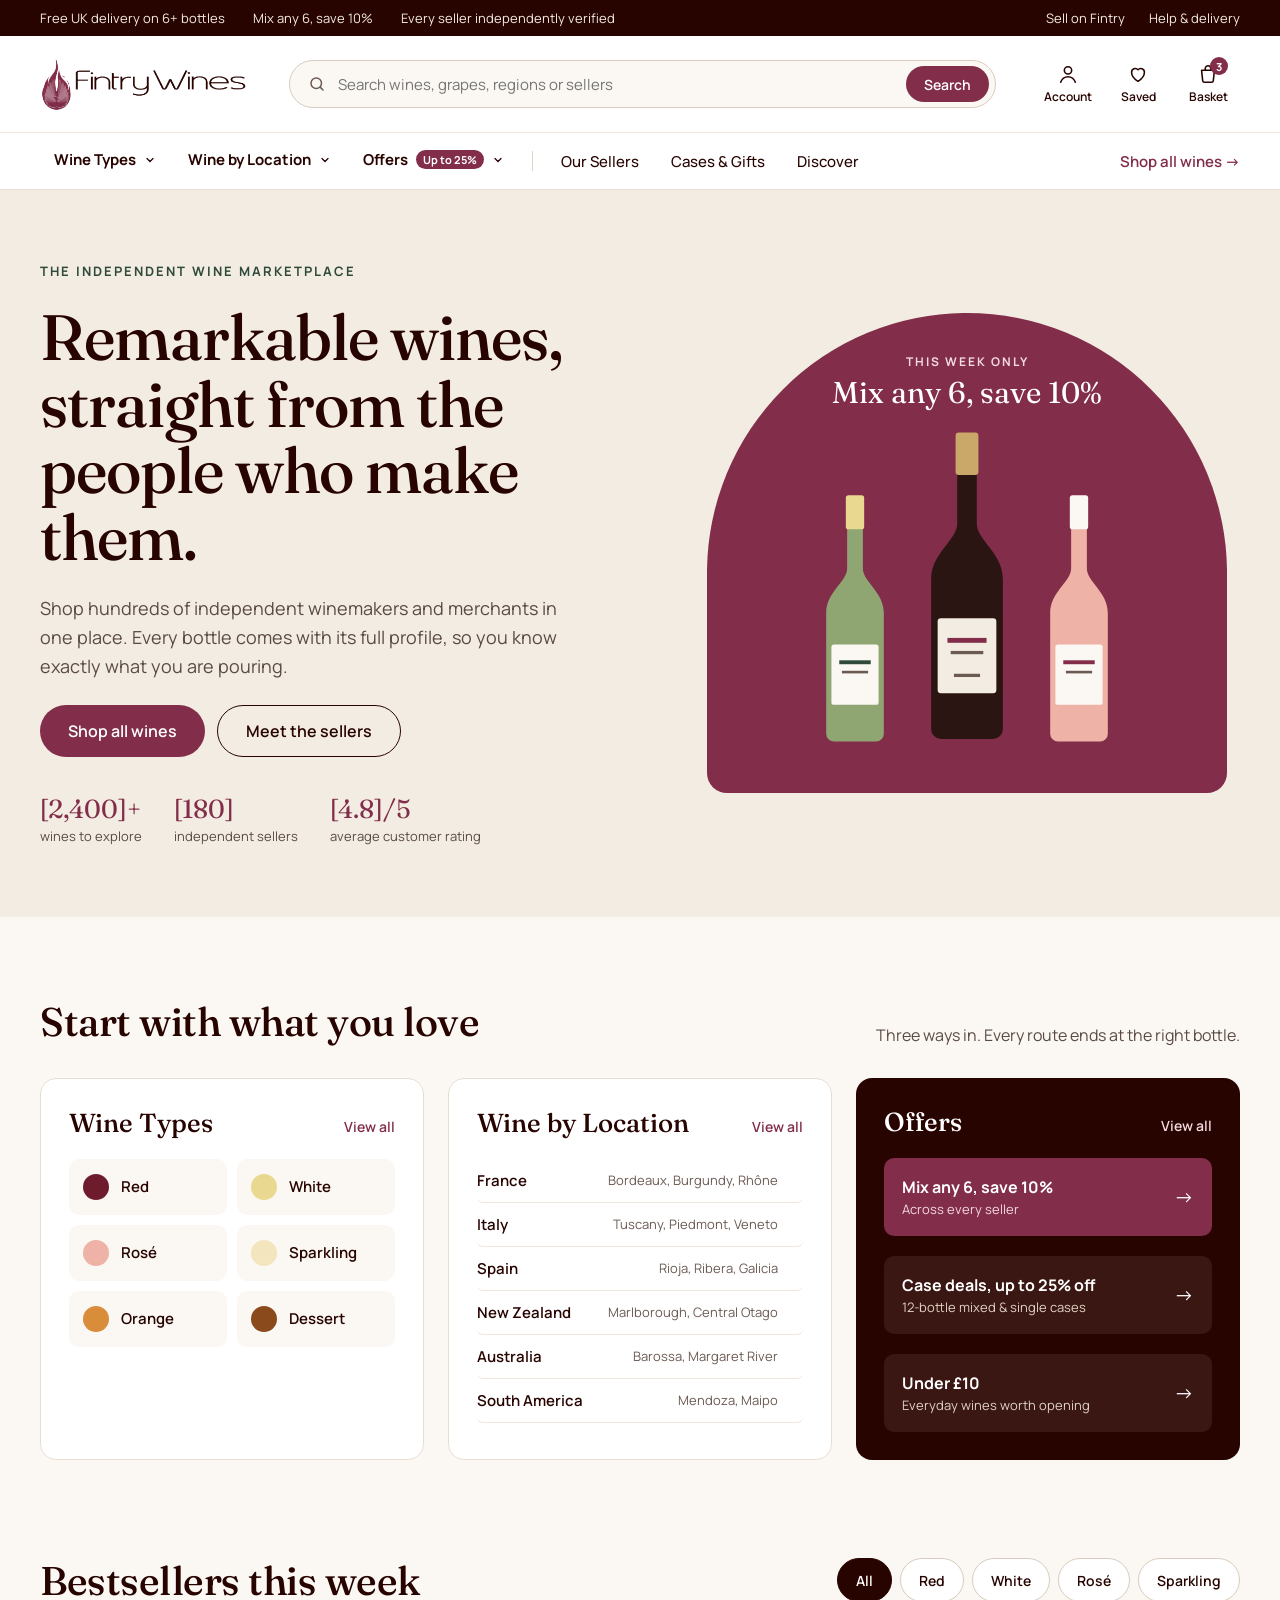
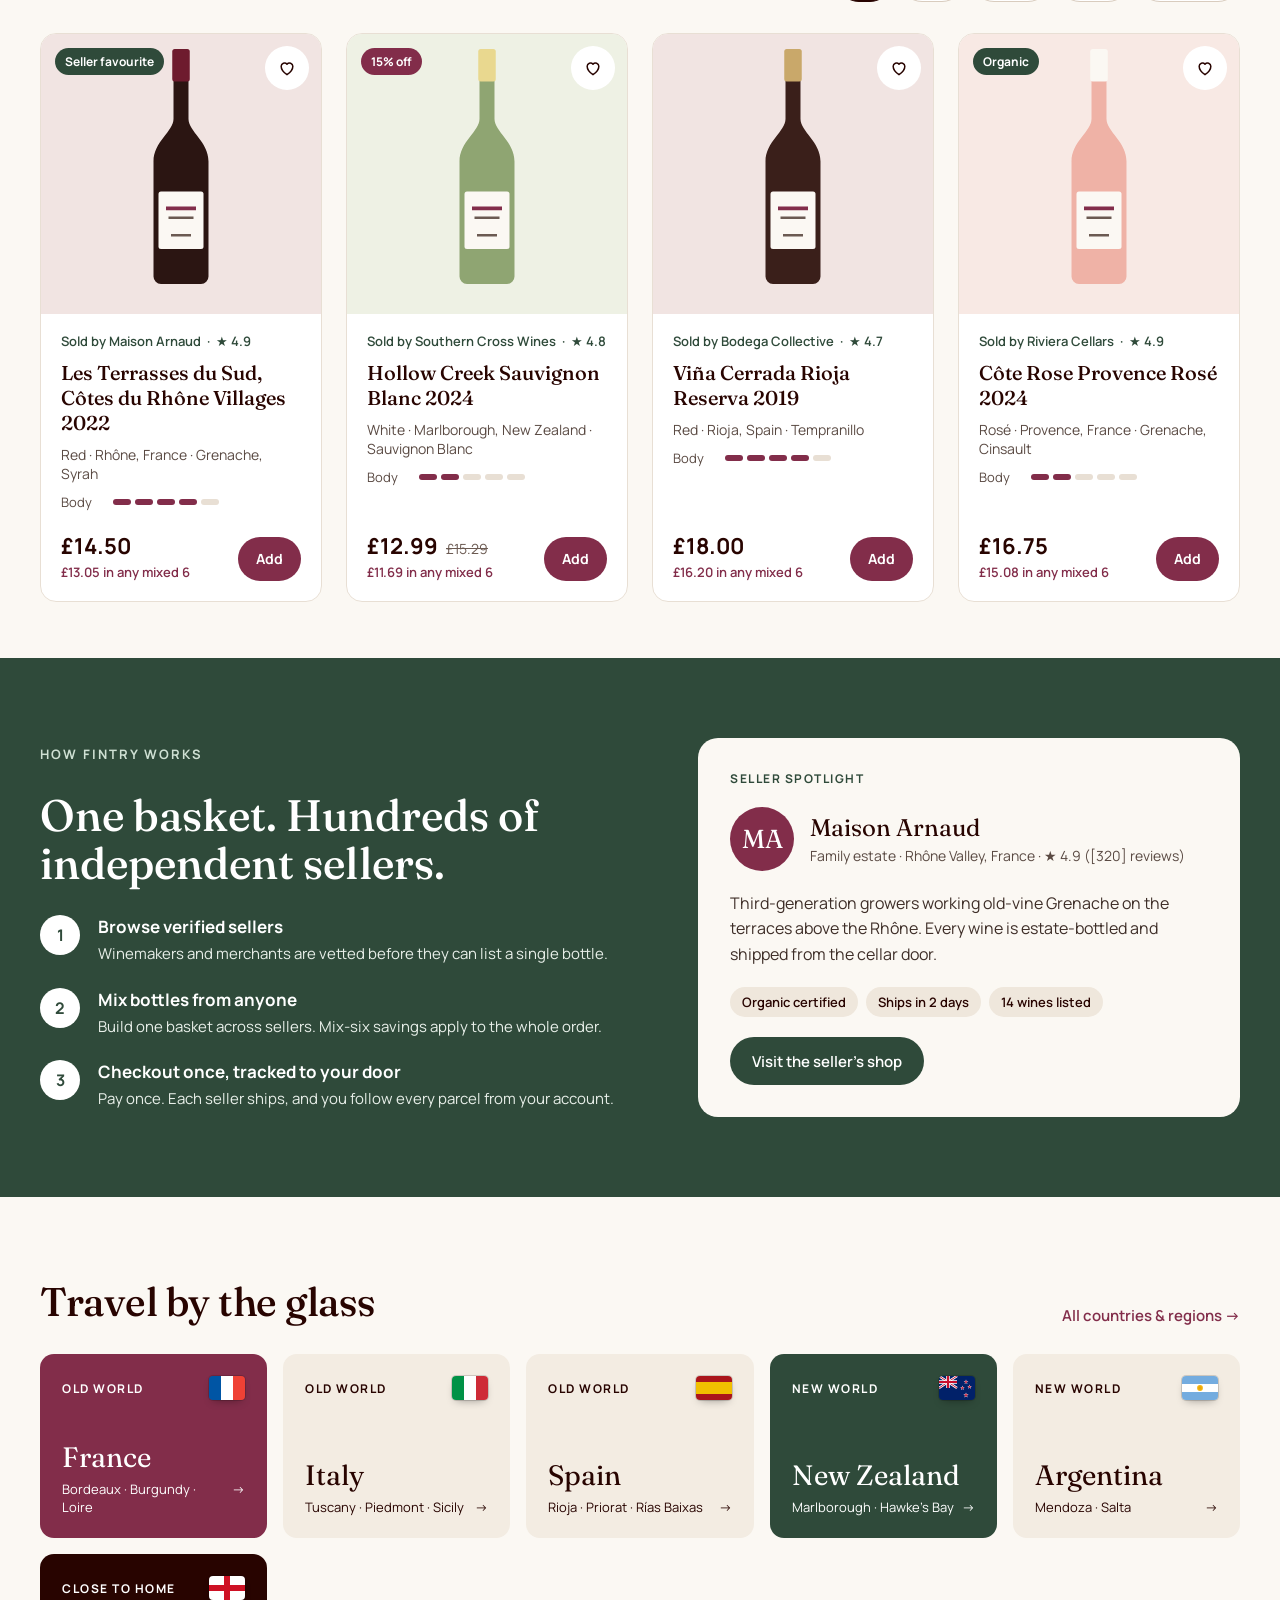
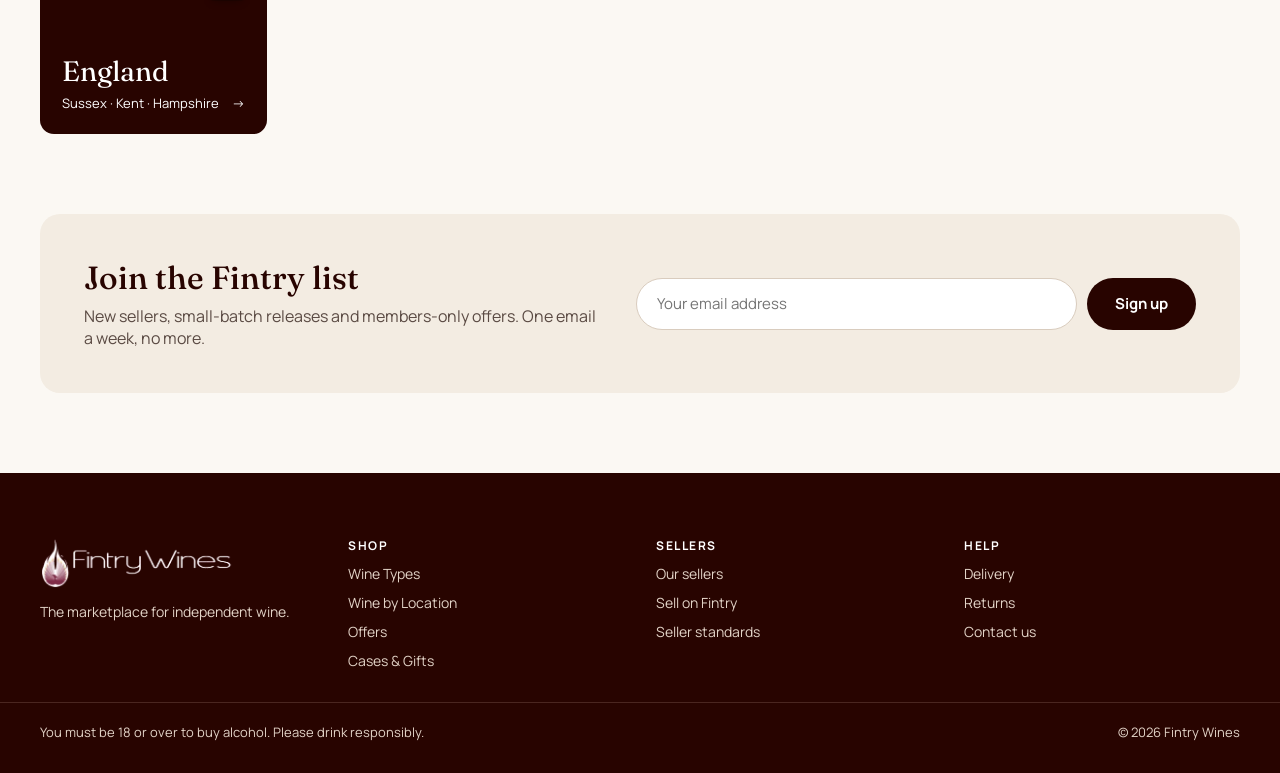
<file: index.html>
<!doctype html>
<html lang="en-GB">
<head>
<meta charset="utf-8">
<meta name="viewport" content="width=device-width, initial-scale=1">
<meta name="robots" content="noindex, nofollow">
<title>Fintry Wines — Independent wine marketplace</title>
<meta name="description" content="Shop remarkable wines from independent winemakers and merchants.">
<link rel="icon" type="image/png" href="[data-uri]">
<link rel="preconnect" href="https://fonts.googleapis.com">
<link rel="preconnect" href="https://fonts.gstatic.com" crossorigin>
<link href="https://fonts.googleapis.com/css2?family=Fraunces:opsz,wght@9..144,400;9..144,500;9..144,600&amp;family=Manrope:wght@400;500;600;700&amp;display=swap" rel="stylesheet">
<style>
/* Fintry Wines prototype styles */
*,*::before,*::after{box-sizing:border-box}
html{scroll-behavior:smooth}
body{margin:0;background:#FBF8F3;-webkit-font-smoothing:antialiased}
img{max-width:100%}
a{color:#280400;text-decoration:none}a:hover{color:#822d4a}
:focus-visible{outline:3px solid #822d4a;outline-offset:2px}
[hidden]{display:none !important}
input[type=checkbox]{accent-color:#822d4a;width:18px;height:18px;margin:0}
.fw-skip{position:absolute;left:-9999px;top:8px;z-index:100;padding:10px 16px;border-radius:8px;background:#280400;color:#fff}
.fw-skip:focus{left:8px;color:#fff}

/* Header */

@keyframes fwMenuIn{from{opacity:0;transform:translateY(-8px)}to{opacity:1;transform:none}}
.fw-menu{animation:fwMenuIn .28s cubic-bezier(.2,.7,.2,1) both}
.fw-menu a{transition:color .2s ease,transform .2s ease}
.fw-menu .fw-link:hover{transform:translateX(4px)}
.fw-logo img{transition:transform .3s ease}.fw-logo:hover img{transform:scale(1.03)}
.fw-tile{transition:transform .3s cubic-bezier(.2,.7,.2,1),box-shadow .3s ease,background-color .3s ease}
.fw-tile:hover{transform:translateY(-6px);box-shadow:0 18px 30px -16px rgba(40,4,0,.45)}
.fw-tile .fw-big{display:inline-block;transition:transform .35s cubic-bezier(.2,.7,.2,1)}
.fw-tile:hover .fw-big{transform:scale(1.06)}
.fw-tile .fw-go{display:inline-block;transition:transform .3s ease}
.fw-tile:hover .fw-go{transform:translateX(6px)}
.fw-nav-btn svg{transition:transform .25s ease}.fw-nav-btn[aria-expanded=true] svg:last-child{transform:rotate(180deg)}
/* Homepage */

@keyframes fwUp{from{opacity:0;transform:translateY(24px)}to{opacity:1;transform:none}}
@keyframes fwArch{from{opacity:0;transform:scale(.94) translateY(20px)}to{opacity:1;transform:none}}
@keyframes fwFloat{0%,100%{transform:translateY(0)}50%{transform:translateY(-10px)}}
@keyframes fwRise{from{opacity:0;transform:translateY(60px)}to{opacity:1;transform:none}}
@keyframes fwPulse{0%,100%{transform:scale(1)}50%{transform:scale(1.04)}}
.fw-up{animation:fwUp .8s cubic-bezier(.2,.7,.2,1) both}
.d1{animation-delay:.05s}.d2{animation-delay:.15s}.d3{animation-delay:.3s}.d4{animation-delay:.45s}.d5{animation-delay:.6s}
.fw-arch{animation:fwArch 1s cubic-bezier(.2,.7,.2,1) .2s both}
.fw-bottle{animation:fwRise .9s cubic-bezier(.2,.7,.2,1) both}
.fw-bottle svg{animation:fwFloat 6s ease-in-out infinite}
.b1{animation-delay:.5s}.b1 svg{animation-delay:1.4s}
.b2{animation-delay:.65s}.b2 svg{animation-delay:.6s}
.b3{animation-delay:.8s}.b3 svg{animation-delay:2.2s}
.fw-badge{animation:fwPulse 3.5s ease-in-out 1.6s infinite}
.fw-btn{transition:transform .25s ease,box-shadow .25s ease,background-color .25s ease}
.fw-btn:hover{transform:translateY(-2px);box-shadow:0 10px 20px -10px rgba(130,45,74,.6)}
/* Start with what you love */
.fw-card{transition:transform .35s cubic-bezier(.2,.7,.2,1),box-shadow .35s ease,border-color .35s ease}
.fw-card:hover{transform:translateY(-6px);box-shadow:0 24px 40px -24px rgba(40,4,0,.35);border-color:#D9CCBE}
.fw-type{transition:background-color .25s ease,box-shadow .25s ease,transform .25s ease}
.fw-type .fw-dot{transition:transform .35s cubic-bezier(.3,1.6,.5,1)}
.fw-type:hover{background-color:#FFFFFF;box-shadow:inset 0 0 0 1.5px #822d4a;transform:translateY(-2px)}
.fw-type:hover .fw-dot{transform:scale(1.25)}
.fw-row{transition:padding .25s ease,color .25s ease,background-color .25s ease}
.fw-row .fw-go{opacity:0;transform:translateX(-6px);transition:opacity .25s ease,transform .25s ease;color:#822d4a}
.fw-row:hover{padding-left:10px;background-color:#FBF8F3}
.fw-row:hover .fw-go{opacity:1;transform:none}
/* Offers */
.fw-offer{position:relative;overflow:hidden;transition:transform .3s cubic-bezier(.2,.7,.2,1),background-color .3s ease,box-shadow .3s ease}
.fw-offer::after{content:"";position:absolute;inset:0;background:linear-gradient(110deg,transparent 30%,rgba(255,255,255,.14) 50%,transparent 70%);transform:translateX(-120%);transition:transform .7s ease}
.fw-offer:hover{transform:translateX(6px);box-shadow:0 14px 24px -14px rgba(0,0,0,.6)}
.fw-offer:hover::after{transform:translateX(120%)}
.fw-offer .fw-go{display:inline-block;transition:transform .3s ease}
.fw-offer:hover .fw-go{transform:translateX(6px)}
.fw-offer-dark:hover{background-color:#4A1E17 !important}
/* Product cards */
.fw-product{transition:transform .35s cubic-bezier(.2,.7,.2,1),box-shadow .35s ease}
.fw-product:hover{transform:translateY(-6px);box-shadow:0 24px 40px -24px rgba(40,4,0,.35)}
.fw-product .fw-shot svg{transition:transform .5s cubic-bezier(.2,.7,.2,1)}
.fw-product:hover .fw-shot svg{transform:translateY(-8px) rotate(-3deg)}
/* Travel by the glass */
.fw-place{transition:transform .35s cubic-bezier(.2,.7,.2,1),box-shadow .35s ease}
.fw-place .fw-flag{transition:transform .4s cubic-bezier(.3,1.6,.5,1)}
.fw-place:hover{transform:translateY(-6px);box-shadow:0 20px 34px -20px rgba(40,4,0,.5)}
.fw-place:hover .fw-flag{transform:rotate(-6deg) scale(1.12)}
.fw-place .fw-go{display:inline-block;transition:transform .3s ease}
.fw-place:hover .fw-go{transform:translateX(6px)}
@supports (animation-timeline: view()){
.fw-reveal{animation:fwUp linear both;animation-timeline:view();animation-range:entry 0% entry 40%}
}

/* Header menu buttons: open state */
.fw-nav-btn:hover{color:#822d4a !important}
.fw-nav-btn[aria-expanded=true]{color:#822d4a !important;border-bottom-color:#822d4a !important}

/* Bestseller tabs */
.fw-tab{height:44px;padding:0 18px;border-radius:999px;font:inherit;font-size:14px;font-weight:600;cursor:pointer;background:#fff;color:#280400;border:1px solid #D9CCBE;transition:background-color .2s ease,color .2s ease,border-color .2s ease}
.fw-tab:hover{border-color:#280400}
.fw-tab[aria-selected=true]{background:#280400;color:#fff;border-color:#280400}
#bestsellers .fw-product{animation:fwUp .5s cubic-bezier(.2,.7,.2,1) both}

/* Save (heart) buttons */
[data-save] svg path{transition:fill .2s ease,stroke .2s ease}
[data-save][aria-pressed=true] svg path{fill:#822d4a;stroke:#822d4a}
[data-save]:hover{transform:scale(1.06)}
[data-save]{transition:transform .2s ease}

/* Shop product cards hover (same as homepage) */
.fw-product{transition:transform .35s cubic-bezier(.2,.7,.2,1),box-shadow .35s ease}
.fw-product:hover{transform:translateY(-6px);box-shadow:0 24px 40px -24px rgba(40,4,0,.35)}
.fw-chip{display:inline-flex;align-items:center;gap:8px;height:36px;padding:0 12px 0 14px;border-radius:999px;border:0;background:#280400;color:#fff;font:inherit;font-size:14px;font-weight:600;cursor:pointer;animation:fwUp .25s ease both}
.fw-chip:hover{background:#822d4a}
.fw-filters-toggle{display:none}

/* Product purchase options */
.fw-opt{display:flex;justify-content:space-between;align-items:center;gap:12px;width:100%;min-height:68px;padding:12px 18px;border-radius:12px;font:inherit;color:#280400;text-align:left;cursor:pointer;background:#fff;border:1px solid #D9CCBE;transition:border-color .2s ease,background-color .2s ease}
.fw-opt:hover{border-color:#822d4a}
.fw-opt[aria-pressed=true]{background:#F6E9ED;border:2px solid #822d4a;padding:11px 17px}
.fw-radio{width:18px;height:18px;border-radius:9px;border:2px solid #A3958B;background:#fff;transition:border-width .2s ease,border-color .2s ease}
.fw-opt[aria-pressed=true] .fw-radio{border:6px solid #822d4a}
#add-to-basket{transition:transform .2s ease,box-shadow .2s ease}
#add-to-basket:hover{transform:translateY(-2px);box-shadow:0 10px 20px -10px rgba(130,45,74,.6)}

/* Basket badge + toast */
@keyframes fwBump{0%{transform:scale(1)}40%{transform:scale(1.35)}100%{transform:scale(1)}}
#basket-count.bump{animation:fwBump .4s ease}
.fw-toast{position:fixed;left:50%;bottom:24px;z-index:200;transform:translate(-50%,20px);opacity:0;pointer-events:none;padding:14px 22px;border-radius:999px;background:#280400;color:#fff;font-family:Manrope,system-ui,sans-serif;font-size:15px;font-weight:600;box-shadow:0 16px 30px -12px rgba(40,4,0,.5);transition:opacity .3s ease,transform .3s ease}
.fw-toast.show{opacity:1;transform:translate(-50%,0)}

/* Prototype ribbon */
.fw-proto{position:fixed;right:16px;bottom:16px;z-index:150;padding:6px 12px;border-radius:999px;background:#2F4A3A;color:#fff;font:600 12px Manrope,system-ui,sans-serif;letter-spacing:.5px}

/* Responsive */
@media (max-width: 1000px){
  .fw-menu > div{grid-template-columns:repeat(2,minmax(0,1fr)) !important}
}
@media (max-width: 700px){
  [style*="max-width: 1360px"]{padding-left:20px !important;padding-right:20px !important}
  .fw-menu > div{grid-template-columns:1fr !important;max-height:70vh;overflow:auto}
  h1{font-size:38px !important;line-height:1.1 !important}
  h2{font-size:30px !important}
  .fw-arch{height:400px !important}
  .fw-arch svg{max-height:260px}
  [style*="height: 620px"]{height:440px !important}
  [style*="height: 620px"] svg{height:360px}
  .fw-filters{max-width:none !important;flex-basis:100% !important}
  .fw-filters-toggle{display:inline-flex;align-items:center;min-height:44px;padding:0 16px;border-radius:999px;border:1px solid #D9CCBE;background:#fff;font:inherit;font-size:14px;font-weight:700;color:#280400;cursor:pointer}
  .fw-filters:not(.open) fieldset{display:none}
  .fw-filters:not(.open) #clear-filters{display:none}
}
@media (prefers-reduced-motion: reduce){*,*::before,*::after{animation:none !important;transition:none !important;scroll-behavior:auto !important}}

</style>
</head>
<body>
<a class="fw-skip" href="#main-content">Skip to content</a>
<div style="font-family: Manrope, system-ui, sans-serif; color: #280400; background: #FBF8F3">

  <header style="position: relative; z-index: 20; font-family: Manrope, system-ui, sans-serif; color: #280400; background: #FFFFFF; border-bottom: 1px solid #E8DFD4">

  <!-- Utility bar -->
  <div style="background: #280400; color: #F5EDE3; font-size: 13px">
    <div style="max-width: 1360px; margin: 0 auto; padding: 9px 40px; display: flex; flex-wrap: wrap; gap: 8px 28px; align-items: center; justify-content: space-between">
      <div style="display: flex; flex-wrap: wrap; gap: 8px 28px">
        <span>Free UK delivery on 6+ bottles</span>
        <span>Mix any 6, save 10%</span>
        <span>Every seller independently verified</span>
      </div>
      <div style="display: flex; gap: 24px">
        <a href="#" style="color: #F5EDE3">Sell on Fintry</a>
        <a href="#" style="color: #F5EDE3">Help &amp; delivery</a>
      </div>
    </div>
  </div>

  <!-- Logo, search, account -->
  <div style="max-width: 1360px; margin: 0 auto; padding: 20px 40px; display: flex; flex-wrap: wrap; gap: 20px 40px; align-items: center">
    <a href="index.html" class="fw-logo" style="display: flex; align-items: center">
      <img src="[data-uri]" alt="Fintry Wines home" style="display: block; height: 56px; width: auto">
    </a>
    <form role="search" style="flex: 1 1 300px; min-width: 0; display: flex; align-items: center; gap: 10px; height: 48px; padding: 0 6px 0 18px; border: 1px solid #D9CCBE; border-radius: 999px; background: #FBF8F3" action="shop.html">
      <svg width="18" height="18" viewBox="0 0 24 24" fill="none" stroke="#6B5A52" stroke-width="2" stroke-linecap="round" aria-hidden="true"><circle cx="11" cy="11" r="7"></circle><path d="M20 20l-3.5-3.5"></path></svg>
      <label for="site-search" style="position: absolute; width: 1px; height: 1px; overflow: hidden; clip: rect(0 0 0 0)">Search</label>
      <input id="site-search" name="q" type="search" placeholder="Search wines, grapes, regions or sellers" style="flex: 1; min-width: 0; border: 0; background: transparent; font: inherit; font-size: 15px; color: #280400; outline: none">
      <button type="submit" style="height: 36px; padding: 0 18px; border: 0; border-radius: 999px; background: #822d4a; color: #FFFFFF; font: inherit; font-size: 14px; font-weight: 600; cursor: pointer">Search</button>
    </form>
    <nav aria-label="Account" style="display: flex; gap: 6px; align-items: center">
      <a href="#" style="display: flex; flex-direction: column; align-items: center; gap: 3px; min-width: 64px; padding: 6px; font-size: 12px; font-weight: 600">
        <svg width="22" height="22" viewBox="0 0 24 24" fill="none" stroke="currentColor" stroke-width="1.7" stroke-linecap="round" aria-hidden="true"><circle cx="12" cy="8" r="4"></circle><path d="M4 21c1.5-4 4.5-6 8-6s6.5 2 8 6"></path></svg>
        Account
      </a>
      <a href="#" style="display: flex; flex-direction: column; align-items: center; gap: 3px; min-width: 64px; padding: 6px; font-size: 12px; font-weight: 600">
        <svg width="22" height="22" viewBox="0 0 24 24" fill="none" stroke="currentColor" stroke-width="1.7" stroke-linejoin="round" aria-hidden="true"><path d="M12 20s-7-4.5-7-10a4 4 0 0 1 7-2.6A4 4 0 0 1 19 10c0 5.5-7 10-7 10z"></path></svg>
        Saved
      </a>
      <a href="#" style="position: relative; display: flex; flex-direction: column; align-items: center; gap: 3px; min-width: 64px; padding: 6px; font-size: 12px; font-weight: 600">
        <svg width="22" height="22" viewBox="0 0 24 24" fill="none" stroke="currentColor" stroke-width="1.7" stroke-linecap="round" stroke-linejoin="round" aria-hidden="true"><path d="M5 8h14l-1.2 11.2a2 2 0 0 1-2 1.8H8.2a2 2 0 0 1-2-1.8z"></path><path d="M9 8V6a3 3 0 0 1 6 0v2"></path></svg>
        Basket
        <span id="basket-count" style="position: absolute; top: 0; right: 12px; min-width: 18px; height: 18px; border-radius: 9px; background: #822d4a; color: #FFFFFF; font-size: 11px; font-weight: 700; display: flex; align-items: center; justify-content: center">3</span>
      </a>
    </nav>
  </div>

  <!-- Primary navigation -->
  <nav aria-label="Shop" style="border-top: 1px solid #EFE7DC">
    <div style="max-width: 1360px; margin: 0 auto; padding: 0 40px; display: flex; flex-wrap: wrap; align-items: center; gap: 4px 4px">
      <button type="button" class="fw-nav-btn" aria-expanded="false" aria-controls="menu-types" data-menu="types" style="display: flex; align-items: center; gap: 8px; padding: 16px 14px; border: 0; background: transparent; font: inherit; font-size: 15px; font-weight: 700; color: #280400; cursor: pointer; border-bottom: 3px solid transparent">
        Wine Types
        <svg width="12" height="12" viewBox="0 0 24 24" fill="none" stroke="currentColor" stroke-width="2.5" stroke-linecap="round" aria-hidden="true"><path d="M6 9l6 6 6-6"></path></svg>
      </button>
      <button type="button" class="fw-nav-btn" aria-expanded="false" aria-controls="menu-location" data-menu="location" style="display: flex; align-items: center; gap: 8px; padding: 16px 14px; border: 0; background: transparent; font: inherit; font-size: 15px; font-weight: 700; color: #280400; cursor: pointer; border-bottom: 3px solid transparent">
        Wine by Location
        <svg width="12" height="12" viewBox="0 0 24 24" fill="none" stroke="currentColor" stroke-width="2.5" stroke-linecap="round" aria-hidden="true"><path d="M6 9l6 6 6-6"></path></svg>
      </button>
      <button type="button" class="fw-nav-btn" aria-expanded="false" aria-controls="menu-offers" data-menu="offers" style="display: flex; align-items: center; gap: 8px; padding: 16px 14px; border: 0; background: transparent; font: inherit; font-size: 15px; font-weight: 700; color: #280400; cursor: pointer; border-bottom: 3px solid transparent">
        Offers
        <span style="padding: 2px 7px; border-radius: 999px; background: #822d4a; color: #FFFFFF; font-size: 11px; font-weight: 700">Up to 25%</span>
        <svg width="12" height="12" viewBox="0 0 24 24" fill="none" stroke="currentColor" stroke-width="2.5" stroke-linecap="round" aria-hidden="true"><path d="M6 9l6 6 6-6"></path></svg>
      </button>
      <span aria-hidden="true" style="width: 1px; height: 20px; background: #E0D5C8; margin: 0 10px"></span>
      <a href="#" style="padding: 16px 14px; font-size: 15px; font-weight: 500">Our Sellers</a>
      <a href="#" style="padding: 16px 14px; font-size: 15px; font-weight: 500">Cases &amp; Gifts</a>
      <a href="#" style="padding: 16px 14px; font-size: 15px; font-weight: 500">Discover</a>
      <a href="shop.html" style="margin-left: auto; padding: 16px 0; font-size: 15px; font-weight: 600; color: #822d4a">Shop all wines →</a>
    </div>
  </nav>

  <!-- Mega menu: Wine Types -->
  <div id="menu-types" hidden class="fw-menu" style="position: absolute; left: 0; right: 0; top: 100%; background: #FFFFFF; border-top: 1px solid #E8DFD4; border-bottom: 1px solid #E8DFD4; box-shadow: 0 24px 40px -24px rgba(40,4,0,0.25)">
      <div style="max-width: 1360px; margin: 0 auto; padding: 32px 40px 40px; display: grid; grid-template-columns: repeat(4, minmax(0, 1fr)); gap: 32px">
        <div style="display: flex; flex-direction: column; gap: 4px">
          <span style="font-size: 12px; font-weight: 700; letter-spacing: 1.5px; color: #6B5A52; margin-bottom: 8px">BY COLOUR</span>
          <a href="shop.html" class="fw-link" style="display: flex; align-items: center; gap: 10px; padding: 7px 0; font-size: 15px"><span style="width: 12px; height: 12px; border-radius: 6px; background: #6E1B2E"></span>Red wine</a>
          <a href="shop.html" class="fw-link" style="display: flex; align-items: center; gap: 10px; padding: 7px 0; font-size: 15px"><span style="width: 12px; height: 12px; border-radius: 6px; background: #E9D88F"></span>White wine</a>
          <a href="shop.html" class="fw-link" style="display: flex; align-items: center; gap: 10px; padding: 7px 0; font-size: 15px"><span style="width: 12px; height: 12px; border-radius: 6px; background: #EFB2A6"></span>Rosé</a>
          <a href="shop.html" class="fw-link" style="display: flex; align-items: center; gap: 10px; padding: 7px 0; font-size: 15px"><span style="width: 12px; height: 12px; border-radius: 6px; background: #F3E6BE; border: 1px solid #D9C88F"></span>Sparkling &amp; Champagne</a>
          <a href="shop.html" class="fw-link" style="display: flex; align-items: center; gap: 10px; padding: 7px 0; font-size: 15px"><span style="width: 12px; height: 12px; border-radius: 6px; background: #D98C3A"></span>Orange wine</a>
          <a href="shop.html" class="fw-link" style="display: flex; align-items: center; gap: 10px; padding: 7px 0; font-size: 15px"><span style="width: 12px; height: 12px; border-radius: 6px; background: #8A4A1C"></span>Dessert &amp; fortified</a>
        </div>
        <div style="display: flex; flex-direction: column; gap: 4px">
          <span style="font-size: 12px; font-weight: 700; letter-spacing: 1.5px; color: #6B5A52; margin-bottom: 8px">BY STYLE</span>
          <a href="shop.html" class="fw-link" style="padding: 7px 0; font-size: 15px">Light &amp; fruity</a>
          <a href="shop.html" class="fw-link" style="padding: 7px 0; font-size: 15px">Rich &amp; full-bodied</a>
          <a href="shop.html" class="fw-link" style="padding: 7px 0; font-size: 15px">Crisp &amp; dry</a>
          <a href="shop.html" class="fw-link" style="padding: 7px 0; font-size: 15px">Aromatic &amp; floral</a>
          <a href="shop.html" class="fw-link" style="padding: 7px 0; font-size: 15px">Organic &amp; natural</a>
          <a href="shop.html" class="fw-link" style="padding: 7px 0; font-size: 15px">Low &amp; no alcohol</a>
        </div>
        <div style="display: flex; flex-direction: column; gap: 4px">
          <span style="font-size: 12px; font-weight: 700; letter-spacing: 1.5px; color: #6B5A52; margin-bottom: 8px">BY GRAPE</span>
          <a href="shop.html" class="fw-link" style="padding: 7px 0; font-size: 15px">Pinot Noir</a>
          <a href="shop.html" class="fw-link" style="padding: 7px 0; font-size: 15px">Malbec</a>
          <a href="shop.html" class="fw-link" style="padding: 7px 0; font-size: 15px">Tempranillo</a>
          <a href="shop.html" class="fw-link" style="padding: 7px 0; font-size: 15px">Sauvignon Blanc</a>
          <a href="shop.html" class="fw-link" style="padding: 7px 0; font-size: 15px">Chardonnay</a>
          <a href="shop.html" class="fw-link" style="padding: 7px 0; font-size: 15px; font-weight: 600; color: #822d4a">All grapes →</a>
        </div>
        <a href="shop.html" class="fw-tile" style="display: flex; flex-direction: column; justify-content: flex-end; gap: 8px; min-height: 240px; padding: 24px; border-radius: 12px; background: #2F4A3A; color: #F5EDE3">
          <span style="font-size: 12px; font-weight: 700; letter-spacing: 1.5px; color: #CFE0D3">NEW THIS MONTH</span>
          <span style="font-family: Fraunces, Georgia, serif; font-size: 26px; line-height: 1.15; color: #FFFFFF">Winter reds from small growers</span>
          <span style="font-size: 14px; font-weight: 600; color: #FFFFFF">Explore the edit <span class="fw-go">→</span></span>
        </a>
      </div>
    </div>

  <!-- Mega menu: Wine by Location -->
  <div id="menu-location" hidden class="fw-menu" style="position: absolute; left: 0; right: 0; top: 100%; background: #FFFFFF; border-top: 1px solid #E8DFD4; border-bottom: 1px solid #E8DFD4; box-shadow: 0 24px 40px -24px rgba(40,4,0,0.25)">
      <div style="max-width: 1360px; margin: 0 auto; padding: 32px 40px 40px; display: grid; grid-template-columns: repeat(4, minmax(0, 1fr)); gap: 32px">
        <div style="display: flex; flex-direction: column; gap: 4px">
          <span style="font-size: 12px; font-weight: 700; letter-spacing: 1.5px; color: #6B5A52; margin-bottom: 8px">EUROPE</span>
          <a href="shop.html" class="fw-link" style="padding: 7px 0; font-size: 15px">France</a>
          <a href="shop.html" class="fw-link" style="padding: 7px 0; font-size: 15px">Italy</a>
          <a href="shop.html" class="fw-link" style="padding: 7px 0; font-size: 15px">Spain</a>
          <a href="shop.html" class="fw-link" style="padding: 7px 0; font-size: 15px">Portugal</a>
          <a href="shop.html" class="fw-link" style="padding: 7px 0; font-size: 15px">Germany &amp; Austria</a>
          <a href="shop.html" class="fw-link" style="padding: 7px 0; font-size: 15px">England &amp; Wales</a>
        </div>
        <div style="display: flex; flex-direction: column; gap: 4px">
          <span style="font-size: 12px; font-weight: 700; letter-spacing: 1.5px; color: #6B5A52; margin-bottom: 8px">REST OF THE WORLD</span>
          <a href="shop.html" class="fw-link" style="padding: 7px 0; font-size: 15px">Australia</a>
          <a href="shop.html" class="fw-link" style="padding: 7px 0; font-size: 15px">New Zealand</a>
          <a href="shop.html" class="fw-link" style="padding: 7px 0; font-size: 15px">South Africa</a>
          <a href="shop.html" class="fw-link" style="padding: 7px 0; font-size: 15px">Chile</a>
          <a href="shop.html" class="fw-link" style="padding: 7px 0; font-size: 15px">Argentina</a>
          <a href="shop.html" class="fw-link" style="padding: 7px 0; font-size: 15px">USA</a>
        </div>
        <div style="display: flex; flex-direction: column; gap: 4px">
          <span style="font-size: 12px; font-weight: 700; letter-spacing: 1.5px; color: #6B5A52; margin-bottom: 8px">FAMOUS REGIONS</span>
          <a href="shop.html" class="fw-link" style="padding: 7px 0; font-size: 15px">Bordeaux</a>
          <a href="shop.html" class="fw-link" style="padding: 7px 0; font-size: 15px">Burgundy</a>
          <a href="shop.html" class="fw-link" style="padding: 7px 0; font-size: 15px">Rioja</a>
          <a href="shop.html" class="fw-link" style="padding: 7px 0; font-size: 15px">Tuscany</a>
          <a href="shop.html" class="fw-link" style="padding: 7px 0; font-size: 15px">Marlborough</a>
          <a href="shop.html" class="fw-link" style="padding: 7px 0; font-size: 15px; font-weight: 600; color: #822d4a">All regions →</a>
        </div>
        <a href="shop.html" class="fw-tile" style="display: flex; flex-direction: column; justify-content: space-between; gap: 8px; min-height: 240px; padding: 24px; border-radius: 12px; background: #F3ECE2; color: #280400">
          <svg width="100%" height="110" viewBox="0 0 220 110" fill="none" stroke="#822d4a" stroke-width="1.4" aria-hidden="true"><path d="M20 70c18-22 38-30 60-24s40 2 56-14 40-18 64-6"></path><path d="M10 88c26-10 50-8 74 0s52 6 76-6 40-10 50-6" stroke="#2F4A3A"></path><circle cx="80" cy="46" r="4" fill="#822d4a"></circle><circle cx="150" cy="30" r="4" fill="#822d4a"></circle><circle cx="58" cy="82" r="4" fill="#2F4A3A" stroke="#2F4A3A"></circle></svg>
          <span style="font-family: Fraunces, Georgia, serif; font-size: 24px; line-height: 1.15">Explore by map</span>
          <span style="font-size: 14px; font-weight: 600; color: #822d4a">Find wines near any vineyard <span class="fw-go">→</span></span>
        </a>
      </div>
    </div>

  <!-- Mega menu: Offers -->
  <div id="menu-offers" hidden class="fw-menu" style="position: absolute; left: 0; right: 0; top: 100%; background: #FFFFFF; border-top: 1px solid #E8DFD4; border-bottom: 1px solid #E8DFD4; box-shadow: 0 24px 40px -24px rgba(40,4,0,0.25)">
      <div style="max-width: 1360px; margin: 0 auto; padding: 32px 40px 40px; display: grid; grid-template-columns: repeat(4, minmax(0, 1fr)); gap: 20px">
        <a href="shop.html" class="fw-tile" style="display: flex; flex-direction: column; gap: 10px; padding: 24px; border-radius: 12px; background: #822d4a; color: #FFFFFF; min-height: 200px; justify-content: space-between">
          <span class="fw-big" style="font-family: Fraunces, Georgia, serif; font-size: 44px; line-height: 1">10% off</span>
          <span style="font-size: 16px; font-weight: 600">Mix any 6 bottles</span>
          <span style="font-size: 14px; color: #F3D9E0">From any seller, applied in basket</span>
        </a>
        <a href="shop.html" class="fw-tile" style="display: flex; flex-direction: column; gap: 10px; padding: 24px; border-radius: 12px; background: #F3ECE2; min-height: 200px; justify-content: space-between">
          <span class="fw-big" style="font-family: Fraunces, Georgia, serif; font-size: 44px; line-height: 1; color: #822d4a">Under £10</span>
          <span style="font-size: 16px; font-weight: 600">Everyday favourites</span>
          <span style="font-size: 14px; color: #6B5A52">Great value, chosen by our buyers</span>
        </a>
        <a href="shop.html" class="fw-tile" style="display: flex; flex-direction: column; gap: 10px; padding: 24px; border-radius: 12px; background: #F3ECE2; min-height: 200px; justify-content: space-between">
          <span class="fw-big" style="font-family: Fraunces, Georgia, serif; font-size: 44px; line-height: 1; color: #2F4A3A">Cases</span>
          <span style="font-size: 16px; font-weight: 600">Mixed &amp; single-wine cases</span>
          <span style="font-size: 14px; color: #6B5A52">Save up to 25% on 12 bottles</span>
        </a>
        <div style="display: flex; flex-direction: column; gap: 4px; padding-left: 8px">
          <span style="font-size: 12px; font-weight: 700; letter-spacing: 1.5px; color: #6B5A52; margin-bottom: 8px">MORE OFFERS</span>
          <a href="shop.html" class="fw-link" style="padding: 7px 0; font-size: 15px">Bin ends &amp; last bottles</a>
          <a href="shop.html" class="fw-link" style="padding: 7px 0; font-size: 15px">Seller of the month</a>
          <a href="shop.html" class="fw-link" style="padding: 7px 0; font-size: 15px">Free delivery wines</a>
          <a href="shop.html" class="fw-link" style="padding: 7px 0; font-size: 15px">Member prices</a>
          <a href="shop.html" class="fw-link" style="padding: 7px 0; font-size: 15px; font-weight: 600; color: #822d4a">All offers →</a>
        </div>
      </div>
    </div>
</header>

  <main id="main-content">
  <!-- HERO -->
  <section style="background: #F3ECE2">
    <div style="max-width: 1360px; margin: 0 auto; padding: 72px 40px; display: flex; flex-wrap: wrap; gap: 48px; align-items: center">
      <div style="flex: 1 1 480px; display: flex; flex-direction: column; gap: 24px">
        <span class="fw-up d1" style="font-size: 13px; font-weight: 700; letter-spacing: 2px; color: #2F4A3A">THE INDEPENDENT WINE MARKETPLACE</span>
        <h1 class="fw-up d2" style="margin: 0; font-family: Fraunces, Georgia, serif; font-weight: 500; font-size: 64px; line-height: 1.04; letter-spacing: -1px; color: #280400">Remarkable wines, straight from the people who make them.</h1>
        <p class="fw-up d3" style="margin: 0; max-width: 520px; font-size: 18px; line-height: 1.6; color: #5A4A43">Shop hundreds of independent winemakers and merchants in one place. Every bottle comes with its full profile, so you know exactly what you are pouring.</p>
        <div class="fw-up d4" style="display: flex; flex-wrap: wrap; gap: 12px">
          <a href="shop.html" class="fw-btn" style="display: inline-flex; align-items: center; height: 52px; padding: 0 28px; border-radius: 999px; background: #822d4a; color: #FFFFFF; font-size: 16px; font-weight: 600">Shop all wines</a>
          <a href="#" style="display: inline-flex; align-items: center; height: 52px; padding: 0 28px; border-radius: 999px; border: 1.5px solid #280400; color: #280400; font-size: 16px; font-weight: 600">Meet the sellers</a>
        </div>
        <div class="fw-up d5" style="display: flex; flex-wrap: wrap; gap: 32px; padding-top: 12px">
          <div style="display: flex; flex-direction: column; gap: 2px"><span style="font-family: Fraunces, Georgia, serif; font-size: 26px; color: #822d4a">[2,400]+</span><span style="font-size: 13px; color: #5A4A43">wines to explore</span></div>
          <div style="display: flex; flex-direction: column; gap: 2px"><span style="font-family: Fraunces, Georgia, serif; font-size: 26px; color: #822d4a">[180]</span><span style="font-size: 13px; color: #5A4A43">independent sellers</span></div>
          <div style="display: flex; flex-direction: column; gap: 2px"><span style="font-family: Fraunces, Georgia, serif; font-size: 26px; color: #822d4a">[4.8]/5</span><span style="font-size: 13px; color: #5A4A43">average customer rating</span></div>
        </div>
      </div>
      <div style="flex: 1 1 420px; display: flex; justify-content: center">
        <div class="fw-arch" style="position: relative; width: 100%; max-width: 520px; height: 480px; border-radius: 260px 260px 20px 20px; background: #822d4a; display: flex; align-items: flex-end; justify-content: center; gap: 18px; padding-bottom: 36px; box-sizing: border-box; overflow: hidden">
          <span class="fw-bottle b1" style="display: block"><svg width="84" height="262" viewBox="0 0 60 200" aria-hidden="true"><path d="M24 6h12v54c0 10 16 18 16 34v92a6 6 0 0 1-6 6H14a6 6 0 0 1-6-6V94c0-16 16-24 16-34z" fill="#8FA572"></path><rect x="23" y="4" width="14" height="26" rx="2" fill="#E9D88F"></rect><rect x="12" y="118" width="36" height="46" rx="2" fill="#FBF8F3"></rect><rect x="18" y="130" width="24" height="3" fill="#2F4A3A"></rect><rect x="20" y="138" width="20" height="2" fill="#6B5A52"></rect></svg></span>
          <span class="fw-bottle b2" style="display: block"><svg width="104" height="326" viewBox="0 0 60 200" aria-hidden="true"><path d="M24 6h12v54c0 10 16 18 16 34v92a6 6 0 0 1-6 6H14a6 6 0 0 1-6-6V94c0-16 16-24 16-34z" fill="#2B1512"></path><rect x="23" y="4" width="14" height="26" rx="2" fill="#C9A86A"></rect><rect x="12" y="118" width="36" height="46" rx="2" fill="#F3ECE2"></rect><rect x="18" y="130" width="24" height="3" fill="#822d4a"></rect><rect x="20" y="138" width="20" height="2" fill="#6B5A52"></rect><rect x="22" y="152" width="16" height="2" fill="#6B5A52"></rect></svg></span>
          <span class="fw-bottle b3" style="display: block"><svg width="84" height="262" viewBox="0 0 60 200" aria-hidden="true"><path d="M24 6h12v54c0 10 16 18 16 34v92a6 6 0 0 1-6 6H14a6 6 0 0 1-6-6V94c0-16 16-24 16-34z" fill="#EFB2A6"></path><rect x="23" y="4" width="14" height="26" rx="2" fill="#FBF8F3"></rect><rect x="12" y="118" width="36" height="46" rx="2" fill="#FBF8F3"></rect><rect x="18" y="130" width="24" height="3" fill="#822d4a"></rect><rect x="20" y="138" width="20" height="2" fill="#6B5A52"></rect></svg></span>
          <div class="fw-up d5" style="position: absolute; top: 40px; left: 0; right: 0; display: flex; flex-direction: column; align-items: center; gap: 4px; color: #FFFFFF; text-align: center">
            <span style="font-size: 12px; font-weight: 700; letter-spacing: 2px; color: #F3D9E0">THIS WEEK ONLY</span>
            <span class="fw-badge" style="font-family: Fraunces, Georgia, serif; font-size: 30px">Mix any 6, save 10%</span>
          </div>
        </div>
      </div>
    </div>
  </section>

  <!-- THREE MAIN FILTERS -->
  <section class="fw-reveal" style="max-width: 1360px; margin: 0 auto; padding: 80px 40px 40px">
    <div style="display: flex; flex-wrap: wrap; justify-content: space-between; align-items: flex-end; gap: 12px; margin-bottom: 32px">
      <h2 style="margin: 0; font-family: Fraunces, Georgia, serif; font-weight: 500; font-size: 40px; letter-spacing: -0.5px">Start with what you love</h2>
      <p style="margin: 0; font-size: 16px; color: #5A4A43">Three ways in. Every route ends at the right bottle.</p>
    </div>
    <div style="display: grid; grid-template-columns: repeat(auto-fit, minmax(300px, 1fr)); gap: 24px">

      <!-- Wine types -->
      <div class="fw-card" style="display: flex; flex-direction: column; gap: 20px; padding: 28px; border-radius: 16px; background: #FFFFFF; border: 1px solid #E8DFD4">
        <div style="display: flex; justify-content: space-between; align-items: baseline">
          <h3 style="margin: 0; font-family: Fraunces, Georgia, serif; font-weight: 500; font-size: 26px">Wine Types</h3>
          <a href="shop.html" style="font-size: 14px; font-weight: 600; color: #822d4a">View all</a>
        </div>
        <div style="display: grid; grid-template-columns: repeat(2, minmax(0, 1fr)); gap: 10px">
          
            <a href="shop.html" class="fw-type" style="display: flex; align-items: center; gap: 12px; height: 56px; padding: 0 14px; border-radius: 10px; background: #FBF8F3; font-size: 15px; font-weight: 600">
              <span class="fw-dot" style="width: 26px; height: 26px; border-radius: 13px; background: #6E1B2E; flex-shrink: 0"></span>Red
            </a>
          
            <a href="shop.html" class="fw-type" style="display: flex; align-items: center; gap: 12px; height: 56px; padding: 0 14px; border-radius: 10px; background: #FBF8F3; font-size: 15px; font-weight: 600">
              <span class="fw-dot" style="width: 26px; height: 26px; border-radius: 13px; background: #E9D88F; flex-shrink: 0"></span>White
            </a>
          
            <a href="shop.html" class="fw-type" style="display: flex; align-items: center; gap: 12px; height: 56px; padding: 0 14px; border-radius: 10px; background: #FBF8F3; font-size: 15px; font-weight: 600">
              <span class="fw-dot" style="width: 26px; height: 26px; border-radius: 13px; background: #EFB2A6; flex-shrink: 0"></span>Rosé
            </a>
          
            <a href="shop.html" class="fw-type" style="display: flex; align-items: center; gap: 12px; height: 56px; padding: 0 14px; border-radius: 10px; background: #FBF8F3; font-size: 15px; font-weight: 600">
              <span class="fw-dot" style="width: 26px; height: 26px; border-radius: 13px; background: #F3E6BE; flex-shrink: 0"></span>Sparkling
            </a>
          
            <a href="shop.html" class="fw-type" style="display: flex; align-items: center; gap: 12px; height: 56px; padding: 0 14px; border-radius: 10px; background: #FBF8F3; font-size: 15px; font-weight: 600">
              <span class="fw-dot" style="width: 26px; height: 26px; border-radius: 13px; background: #D98C3A; flex-shrink: 0"></span>Orange
            </a>
          
            <a href="shop.html" class="fw-type" style="display: flex; align-items: center; gap: 12px; height: 56px; padding: 0 14px; border-radius: 10px; background: #FBF8F3; font-size: 15px; font-weight: 600">
              <span class="fw-dot" style="width: 26px; height: 26px; border-radius: 13px; background: #8A4A1C; flex-shrink: 0"></span>Dessert
            </a>
          
        </div>
      </div>

      <!-- Location -->
      <div class="fw-card" style="display: flex; flex-direction: column; gap: 20px; padding: 28px; border-radius: 16px; background: #FFFFFF; border: 1px solid #E8DFD4">
        <div style="display: flex; justify-content: space-between; align-items: baseline">
          <h3 style="margin: 0; font-family: Fraunces, Georgia, serif; font-weight: 500; font-size: 26px">Wine by Location</h3>
          <a href="shop.html" style="font-size: 14px; font-weight: 600; color: #822d4a">View all</a>
        </div>
        <div style="display: flex; flex-direction: column">
          
            <a href="shop.html" class="fw-row" style="display: flex; justify-content: space-between; align-items: center; min-height: 44px; padding-right: 4px; border-radius: 6px; border-bottom: 1px solid #EFE7DC; font-size: 15px">
              <span style="font-weight: 600">France</span>
              <span style="display: flex; align-items: center; gap: 8px; font-size: 13px; color: #6B5A52">Bordeaux, Burgundy, Rhône <span class="fw-go" aria-hidden="true">→</span></span>
            </a>
          
            <a href="shop.html" class="fw-row" style="display: flex; justify-content: space-between; align-items: center; min-height: 44px; padding-right: 4px; border-radius: 6px; border-bottom: 1px solid #EFE7DC; font-size: 15px">
              <span style="font-weight: 600">Italy</span>
              <span style="display: flex; align-items: center; gap: 8px; font-size: 13px; color: #6B5A52">Tuscany, Piedmont, Veneto <span class="fw-go" aria-hidden="true">→</span></span>
            </a>
          
            <a href="shop.html" class="fw-row" style="display: flex; justify-content: space-between; align-items: center; min-height: 44px; padding-right: 4px; border-radius: 6px; border-bottom: 1px solid #EFE7DC; font-size: 15px">
              <span style="font-weight: 600">Spain</span>
              <span style="display: flex; align-items: center; gap: 8px; font-size: 13px; color: #6B5A52">Rioja, Ribera, Galicia <span class="fw-go" aria-hidden="true">→</span></span>
            </a>
          
            <a href="shop.html" class="fw-row" style="display: flex; justify-content: space-between; align-items: center; min-height: 44px; padding-right: 4px; border-radius: 6px; border-bottom: 1px solid #EFE7DC; font-size: 15px">
              <span style="font-weight: 600">New Zealand</span>
              <span style="display: flex; align-items: center; gap: 8px; font-size: 13px; color: #6B5A52">Marlborough, Central Otago <span class="fw-go" aria-hidden="true">→</span></span>
            </a>
          
            <a href="shop.html" class="fw-row" style="display: flex; justify-content: space-between; align-items: center; min-height: 44px; padding-right: 4px; border-radius: 6px; border-bottom: 1px solid #EFE7DC; font-size: 15px">
              <span style="font-weight: 600">Australia</span>
              <span style="display: flex; align-items: center; gap: 8px; font-size: 13px; color: #6B5A52">Barossa, Margaret River <span class="fw-go" aria-hidden="true">→</span></span>
            </a>
          
            <a href="shop.html" class="fw-row" style="display: flex; justify-content: space-between; align-items: center; min-height: 44px; padding-right: 4px; border-radius: 6px; border-bottom: 1px solid #EFE7DC; font-size: 15px">
              <span style="font-weight: 600">South America</span>
              <span style="display: flex; align-items: center; gap: 8px; font-size: 13px; color: #6B5A52">Mendoza, Maipo <span class="fw-go" aria-hidden="true">→</span></span>
            </a>
          
        </div>
      </div>

      <!-- Offers -->
      <div class="fw-card" style="display: flex; flex-direction: column; gap: 20px; padding: 28px; border-radius: 16px; background: #280400; color: #F5EDE3">
        <div style="display: flex; justify-content: space-between; align-items: baseline">
          <h3 style="margin: 0; font-family: Fraunces, Georgia, serif; font-weight: 500; font-size: 26px; color: #FFFFFF">Offers</h3>
          <a href="shop.html" style="font-size: 14px; font-weight: 600; color: #F3D9E0">View all</a>
        </div>
        <a href="shop.html" class="fw-offer" style="display: flex; justify-content: space-between; align-items: center; padding: 18px; border-radius: 10px; background: #822d4a; color: #FFFFFF">
          <span style="display: flex; flex-direction: column; gap: 2px"><span style="font-weight: 700; font-size: 16px">Mix any 6, save 10%</span><span style="font-size: 13px; color: #F3D9E0">Across every seller</span></span>
          <span class="fw-go" aria-hidden="true" style="font-size: 20px">→</span>
        </a>
        <a href="shop.html" class="fw-offer fw-offer-dark" style="display: flex; justify-content: space-between; align-items: center; padding: 18px; border-radius: 10px; background: #3A1712; color: #FFFFFF">
          <span style="display: flex; flex-direction: column; gap: 2px"><span style="font-weight: 700; font-size: 16px">Case deals, up to 25% off</span><span style="font-size: 13px; color: #E2D3C6">12-bottle mixed &amp; single cases</span></span>
          <span class="fw-go" aria-hidden="true" style="font-size: 20px">→</span>
        </a>
        <a href="shop.html" class="fw-offer fw-offer-dark" style="display: flex; justify-content: space-between; align-items: center; padding: 18px; border-radius: 10px; background: #3A1712; color: #FFFFFF">
          <span style="display: flex; flex-direction: column; gap: 2px"><span style="font-weight: 700; font-size: 16px">Under £10</span><span style="font-size: 13px; color: #E2D3C6">Everyday wines worth opening</span></span>
          <span class="fw-go" aria-hidden="true" style="font-size: 20px">→</span>
        </a>
      </div>
    </div>
  </section>

  <!-- FEATURED WINES -->
  <section class="fw-reveal" style="max-width: 1360px; margin: 0 auto; padding: 56px 40px">
    <div style="display: flex; flex-wrap: wrap; justify-content: space-between; align-items: center; gap: 16px; margin-bottom: 28px">
      <h2 style="margin: 0; font-family: Fraunces, Georgia, serif; font-weight: 500; font-size: 40px; letter-spacing: -0.5px">Bestsellers this week</h2>
      <div role="tablist" aria-label="Filter bestsellers" style="display: flex; flex-wrap: wrap; gap: 8px">
        
          <button type="button" role="tab" class="fw-tab" data-tab="All" aria-selected="true">All</button>
        
          <button type="button" role="tab" class="fw-tab" data-tab="Red" aria-selected="false">Red</button>
        
          <button type="button" role="tab" class="fw-tab" data-tab="White" aria-selected="false">White</button>
        
          <button type="button" role="tab" class="fw-tab" data-tab="Rosé" aria-selected="false">Rosé</button>
        
          <button type="button" role="tab" class="fw-tab" data-tab="Sparkling" aria-selected="false">Sparkling</button>
        
      </div>
    </div>
    <div id="bestsellers" style="display: grid; grid-template-columns: repeat(auto-fill, minmax(280px, 1fr)); gap: 24px">
      
        <article class="fw-product" data-type="Red"  style="display: flex; flex-direction: column; border-radius: 16px; background: #FFFFFF; border: 1px solid #E8DFD4; overflow: hidden">
          <div style="position: relative">
          <a href="product.html" class="fw-shot" style="position: relative; display: flex; justify-content: center; align-items: flex-end; height: 280px; padding-bottom: 20px; box-sizing: border-box; background: #F1E4E2">
            <svg width="76" height="250" viewBox="0 0 60 200" role="img" aria-label="Les Terrasses du Sud, Côtes du Rhône Villages 2022 bottle"><path d="M24 6h12v54c0 10 16 18 16 34v92a6 6 0 0 1-6 6H14a6 6 0 0 1-6-6V94c0-16 16-24 16-34z" fill="#2B1512"></path><rect x="23" y="4" width="14" height="26" rx="2" fill="#6E1B2E"></rect><rect x="12" y="118" width="36" height="46" rx="2" fill="#FBF8F3"></rect><rect x="18" y="130" width="24" height="3" fill="#822d4a"></rect><rect x="20" y="138" width="20" height="2" fill="#6B5A52"></rect><rect x="22" y="152" width="16" height="2" fill="#6B5A52"></rect></svg>
            
              <span style="position: absolute; top: 14px; left: 14px; padding: 5px 10px; border-radius: 999px; background: #2F4A3A; color: #FFFFFF; font-size: 12px; font-weight: 700">Seller favourite</span>
            
          </a>
          <button type="button" data-save aria-pressed="false" aria-label="Save Les Terrasses du Sud, Côtes du Rhône Villages 2022" style="position: absolute; top: 12px; right: 12px; width: 44px; height: 44px; border-radius: 22px; border: 0; background: #FFFFFF; display: flex; align-items: center; justify-content: center; cursor: pointer">
            <svg width="20" height="20" viewBox="0 0 24 24" fill="none" stroke="#280400" stroke-width="1.8" stroke-linejoin="round" aria-hidden="true"><path d="M12 20s-7-4.5-7-10a4 4 0 0 1 7-2.6A4 4 0 0 1 19 10c0 5.5-7 10-7 10z"></path></svg>
          </button>
          </div>
          <div style="display: flex; flex-direction: column; gap: 10px; padding: 18px 20px 20px; flex: 1">
            <a href="#" style="display: flex; align-items: center; gap: 6px; font-size: 13px; color: #2F4A3A; font-weight: 600">
              <span>Sold by Maison Arnaud</span><span aria-hidden="true">·</span><span>★ 4.9</span>
            </a>
            <a href="product.html" style="font-family: Fraunces, Georgia, serif; font-size: 20px; line-height: 1.25; font-weight: 500; color: #280400">Les Terrasses du Sud, Côtes du Rhône Villages 2022</a>
            <span style="font-size: 14px; color: #5A4A43">Red · Rhône, France · Grenache, Syrah</span>
            <div style="display: flex; align-items: center; gap: 8px; font-size: 13px; color: #5A4A43">
              <span style="width: 44px">Body</span>
              <span style="display: flex; gap: 4px"><span style="width: 18px; height: 6px; border-radius: 3px; background: #822d4a"></span><span style="width: 18px; height: 6px; border-radius: 3px; background: #822d4a"></span><span style="width: 18px; height: 6px; border-radius: 3px; background: #822d4a"></span><span style="width: 18px; height: 6px; border-radius: 3px; background: #822d4a"></span><span style="width: 18px; height: 6px; border-radius: 3px; background: #E8DFD4"></span></span>
            </div>
            <div style="display: flex; justify-content: space-between; align-items: flex-end; gap: 12px; margin-top: auto; padding-top: 10px">
              <div style="display: flex; flex-direction: column; gap: 2px">
                <span style="display: flex; align-items: baseline; gap: 8px"><span style="font-size: 22px; font-weight: 700">£14.50</span></span>
                <span style="font-size: 13px; color: #822d4a; font-weight: 600">£13.05 in any mixed 6</span>
              </div>
              <button type="button" class="fw-btn" data-add aria-label="Add Les Terrasses du Sud, Côtes du Rhône Villages 2022 to basket" style="height: 44px; padding: 0 18px; border-radius: 999px; border: 0; background: #822d4a; color: #FFFFFF; font: inherit; font-size: 14px; font-weight: 700; cursor: pointer">Add</button>
            </div>
          </div>
        </article>
      
        <article class="fw-product" data-type="White"  style="display: flex; flex-direction: column; border-radius: 16px; background: #FFFFFF; border: 1px solid #E8DFD4; overflow: hidden">
          <div style="position: relative">
          <a href="product.html" class="fw-shot" style="position: relative; display: flex; justify-content: center; align-items: flex-end; height: 280px; padding-bottom: 20px; box-sizing: border-box; background: #EEF1E4">
            <svg width="76" height="250" viewBox="0 0 60 200" role="img" aria-label="Hollow Creek Sauvignon Blanc 2024 bottle"><path d="M24 6h12v54c0 10 16 18 16 34v92a6 6 0 0 1-6 6H14a6 6 0 0 1-6-6V94c0-16 16-24 16-34z" fill="#8FA572"></path><rect x="23" y="4" width="14" height="26" rx="2" fill="#E9D88F"></rect><rect x="12" y="118" width="36" height="46" rx="2" fill="#FBF8F3"></rect><rect x="18" y="130" width="24" height="3" fill="#822d4a"></rect><rect x="20" y="138" width="20" height="2" fill="#6B5A52"></rect><rect x="22" y="152" width="16" height="2" fill="#6B5A52"></rect></svg>
            
              <span style="position: absolute; top: 14px; left: 14px; padding: 5px 10px; border-radius: 999px; background: #822d4a; color: #FFFFFF; font-size: 12px; font-weight: 700">15% off</span>
            
          </a>
          <button type="button" data-save aria-pressed="false" aria-label="Save Hollow Creek Sauvignon Blanc 2024" style="position: absolute; top: 12px; right: 12px; width: 44px; height: 44px; border-radius: 22px; border: 0; background: #FFFFFF; display: flex; align-items: center; justify-content: center; cursor: pointer">
            <svg width="20" height="20" viewBox="0 0 24 24" fill="none" stroke="#280400" stroke-width="1.8" stroke-linejoin="round" aria-hidden="true"><path d="M12 20s-7-4.5-7-10a4 4 0 0 1 7-2.6A4 4 0 0 1 19 10c0 5.5-7 10-7 10z"></path></svg>
          </button>
          </div>
          <div style="display: flex; flex-direction: column; gap: 10px; padding: 18px 20px 20px; flex: 1">
            <a href="#" style="display: flex; align-items: center; gap: 6px; font-size: 13px; color: #2F4A3A; font-weight: 600">
              <span>Sold by Southern Cross Wines</span><span aria-hidden="true">·</span><span>★ 4.8</span>
            </a>
            <a href="product.html" style="font-family: Fraunces, Georgia, serif; font-size: 20px; line-height: 1.25; font-weight: 500; color: #280400">Hollow Creek Sauvignon Blanc 2024</a>
            <span style="font-size: 14px; color: #5A4A43">White · Marlborough, New Zealand · Sauvignon Blanc</span>
            <div style="display: flex; align-items: center; gap: 8px; font-size: 13px; color: #5A4A43">
              <span style="width: 44px">Body</span>
              <span style="display: flex; gap: 4px"><span style="width: 18px; height: 6px; border-radius: 3px; background: #822d4a"></span><span style="width: 18px; height: 6px; border-radius: 3px; background: #822d4a"></span><span style="width: 18px; height: 6px; border-radius: 3px; background: #E8DFD4"></span><span style="width: 18px; height: 6px; border-radius: 3px; background: #E8DFD4"></span><span style="width: 18px; height: 6px; border-radius: 3px; background: #E8DFD4"></span></span>
            </div>
            <div style="display: flex; justify-content: space-between; align-items: flex-end; gap: 12px; margin-top: auto; padding-top: 10px">
              <div style="display: flex; flex-direction: column; gap: 2px">
                <span style="display: flex; align-items: baseline; gap: 8px"><span style="font-size: 22px; font-weight: 700">£12.99</span><span style="font-size: 14px; color: #6B5A52; text-decoration: line-through">£15.29</span></span>
                <span style="font-size: 13px; color: #822d4a; font-weight: 600">£11.69 in any mixed 6</span>
              </div>
              <button type="button" class="fw-btn" data-add aria-label="Add Hollow Creek Sauvignon Blanc 2024 to basket" style="height: 44px; padding: 0 18px; border-radius: 999px; border: 0; background: #822d4a; color: #FFFFFF; font: inherit; font-size: 14px; font-weight: 700; cursor: pointer">Add</button>
            </div>
          </div>
        </article>
      
        <article class="fw-product" data-type="Red"  style="display: flex; flex-direction: column; border-radius: 16px; background: #FFFFFF; border: 1px solid #E8DFD4; overflow: hidden">
          <div style="position: relative">
          <a href="product.html" class="fw-shot" style="position: relative; display: flex; justify-content: center; align-items: flex-end; height: 280px; padding-bottom: 20px; box-sizing: border-box; background: #F1E4E2">
            <svg width="76" height="250" viewBox="0 0 60 200" role="img" aria-label="Viña Cerrada Rioja Reserva 2019 bottle"><path d="M24 6h12v54c0 10 16 18 16 34v92a6 6 0 0 1-6 6H14a6 6 0 0 1-6-6V94c0-16 16-24 16-34z" fill="#3A1F1A"></path><rect x="23" y="4" width="14" height="26" rx="2" fill="#C9A86A"></rect><rect x="12" y="118" width="36" height="46" rx="2" fill="#FBF8F3"></rect><rect x="18" y="130" width="24" height="3" fill="#822d4a"></rect><rect x="20" y="138" width="20" height="2" fill="#6B5A52"></rect><rect x="22" y="152" width="16" height="2" fill="#6B5A52"></rect></svg>
            
          </a>
          <button type="button" data-save aria-pressed="false" aria-label="Save Viña Cerrada Rioja Reserva 2019" style="position: absolute; top: 12px; right: 12px; width: 44px; height: 44px; border-radius: 22px; border: 0; background: #FFFFFF; display: flex; align-items: center; justify-content: center; cursor: pointer">
            <svg width="20" height="20" viewBox="0 0 24 24" fill="none" stroke="#280400" stroke-width="1.8" stroke-linejoin="round" aria-hidden="true"><path d="M12 20s-7-4.5-7-10a4 4 0 0 1 7-2.6A4 4 0 0 1 19 10c0 5.5-7 10-7 10z"></path></svg>
          </button>
          </div>
          <div style="display: flex; flex-direction: column; gap: 10px; padding: 18px 20px 20px; flex: 1">
            <a href="#" style="display: flex; align-items: center; gap: 6px; font-size: 13px; color: #2F4A3A; font-weight: 600">
              <span>Sold by Bodega Collective</span><span aria-hidden="true">·</span><span>★ 4.7</span>
            </a>
            <a href="product.html" style="font-family: Fraunces, Georgia, serif; font-size: 20px; line-height: 1.25; font-weight: 500; color: #280400">Viña Cerrada Rioja Reserva 2019</a>
            <span style="font-size: 14px; color: #5A4A43">Red · Rioja, Spain · Tempranillo</span>
            <div style="display: flex; align-items: center; gap: 8px; font-size: 13px; color: #5A4A43">
              <span style="width: 44px">Body</span>
              <span style="display: flex; gap: 4px"><span style="width: 18px; height: 6px; border-radius: 3px; background: #822d4a"></span><span style="width: 18px; height: 6px; border-radius: 3px; background: #822d4a"></span><span style="width: 18px; height: 6px; border-radius: 3px; background: #822d4a"></span><span style="width: 18px; height: 6px; border-radius: 3px; background: #822d4a"></span><span style="width: 18px; height: 6px; border-radius: 3px; background: #E8DFD4"></span></span>
            </div>
            <div style="display: flex; justify-content: space-between; align-items: flex-end; gap: 12px; margin-top: auto; padding-top: 10px">
              <div style="display: flex; flex-direction: column; gap: 2px">
                <span style="display: flex; align-items: baseline; gap: 8px"><span style="font-size: 22px; font-weight: 700">£18.00</span></span>
                <span style="font-size: 13px; color: #822d4a; font-weight: 600">£16.20 in any mixed 6</span>
              </div>
              <button type="button" class="fw-btn" data-add aria-label="Add Viña Cerrada Rioja Reserva 2019 to basket" style="height: 44px; padding: 0 18px; border-radius: 999px; border: 0; background: #822d4a; color: #FFFFFF; font: inherit; font-size: 14px; font-weight: 700; cursor: pointer">Add</button>
            </div>
          </div>
        </article>
      
        <article class="fw-product" data-type="Rosé"  style="display: flex; flex-direction: column; border-radius: 16px; background: #FFFFFF; border: 1px solid #E8DFD4; overflow: hidden">
          <div style="position: relative">
          <a href="product.html" class="fw-shot" style="position: relative; display: flex; justify-content: center; align-items: flex-end; height: 280px; padding-bottom: 20px; box-sizing: border-box; background: #F8E9E4">
            <svg width="76" height="250" viewBox="0 0 60 200" role="img" aria-label="Côte Rose Provence Rosé 2024 bottle"><path d="M24 6h12v54c0 10 16 18 16 34v92a6 6 0 0 1-6 6H14a6 6 0 0 1-6-6V94c0-16 16-24 16-34z" fill="#EFB2A6"></path><rect x="23" y="4" width="14" height="26" rx="2" fill="#FBF8F3"></rect><rect x="12" y="118" width="36" height="46" rx="2" fill="#FBF8F3"></rect><rect x="18" y="130" width="24" height="3" fill="#822d4a"></rect><rect x="20" y="138" width="20" height="2" fill="#6B5A52"></rect><rect x="22" y="152" width="16" height="2" fill="#6B5A52"></rect></svg>
            
              <span style="position: absolute; top: 14px; left: 14px; padding: 5px 10px; border-radius: 999px; background: #2F4A3A; color: #FFFFFF; font-size: 12px; font-weight: 700">Organic</span>
            
          </a>
          <button type="button" data-save aria-pressed="false" aria-label="Save Côte Rose Provence Rosé 2024" style="position: absolute; top: 12px; right: 12px; width: 44px; height: 44px; border-radius: 22px; border: 0; background: #FFFFFF; display: flex; align-items: center; justify-content: center; cursor: pointer">
            <svg width="20" height="20" viewBox="0 0 24 24" fill="none" stroke="#280400" stroke-width="1.8" stroke-linejoin="round" aria-hidden="true"><path d="M12 20s-7-4.5-7-10a4 4 0 0 1 7-2.6A4 4 0 0 1 19 10c0 5.5-7 10-7 10z"></path></svg>
          </button>
          </div>
          <div style="display: flex; flex-direction: column; gap: 10px; padding: 18px 20px 20px; flex: 1">
            <a href="#" style="display: flex; align-items: center; gap: 6px; font-size: 13px; color: #2F4A3A; font-weight: 600">
              <span>Sold by Riviera Cellars</span><span aria-hidden="true">·</span><span>★ 4.9</span>
            </a>
            <a href="product.html" style="font-family: Fraunces, Georgia, serif; font-size: 20px; line-height: 1.25; font-weight: 500; color: #280400">Côte Rose Provence Rosé 2024</a>
            <span style="font-size: 14px; color: #5A4A43">Rosé · Provence, France · Grenache, Cinsault</span>
            <div style="display: flex; align-items: center; gap: 8px; font-size: 13px; color: #5A4A43">
              <span style="width: 44px">Body</span>
              <span style="display: flex; gap: 4px"><span style="width: 18px; height: 6px; border-radius: 3px; background: #822d4a"></span><span style="width: 18px; height: 6px; border-radius: 3px; background: #822d4a"></span><span style="width: 18px; height: 6px; border-radius: 3px; background: #E8DFD4"></span><span style="width: 18px; height: 6px; border-radius: 3px; background: #E8DFD4"></span><span style="width: 18px; height: 6px; border-radius: 3px; background: #E8DFD4"></span></span>
            </div>
            <div style="display: flex; justify-content: space-between; align-items: flex-end; gap: 12px; margin-top: auto; padding-top: 10px">
              <div style="display: flex; flex-direction: column; gap: 2px">
                <span style="display: flex; align-items: baseline; gap: 8px"><span style="font-size: 22px; font-weight: 700">£16.75</span></span>
                <span style="font-size: 13px; color: #822d4a; font-weight: 600">£15.08 in any mixed 6</span>
              </div>
              <button type="button" class="fw-btn" data-add aria-label="Add Côte Rose Provence Rosé 2024 to basket" style="height: 44px; padding: 0 18px; border-radius: 999px; border: 0; background: #822d4a; color: #FFFFFF; font: inherit; font-size: 14px; font-weight: 700; cursor: pointer">Add</button>
            </div>
          </div>
        </article>
      
        <article class="fw-product" data-type="Sparkling" hidden style="display: flex; flex-direction: column; border-radius: 16px; background: #FFFFFF; border: 1px solid #E8DFD4; overflow: hidden">
          <div style="position: relative">
          <a href="product.html" class="fw-shot" style="position: relative; display: flex; justify-content: center; align-items: flex-end; height: 280px; padding-bottom: 20px; box-sizing: border-box; background: #F4EFDF">
            <svg width="76" height="250" viewBox="0 0 60 200" role="img" aria-label="Highfield English Classic Cuvée NV bottle"><path d="M24 6h12v54c0 10 16 18 16 34v92a6 6 0 0 1-6 6H14a6 6 0 0 1-6-6V94c0-16 16-24 16-34z" fill="#2E3B2C"></path><rect x="23" y="4" width="14" height="26" rx="2" fill="#C9A86A"></rect><rect x="12" y="118" width="36" height="46" rx="2" fill="#FBF8F3"></rect><rect x="18" y="130" width="24" height="3" fill="#822d4a"></rect><rect x="20" y="138" width="20" height="2" fill="#6B5A52"></rect><rect x="22" y="152" width="16" height="2" fill="#6B5A52"></rect></svg>
            
              <span style="position: absolute; top: 14px; left: 14px; padding: 5px 10px; border-radius: 999px; background: #822d4a; color: #FFFFFF; font-size: 12px; font-weight: 700">New in</span>
            
          </a>
          <button type="button" data-save aria-pressed="false" aria-label="Save Highfield English Classic Cuvée NV" style="position: absolute; top: 12px; right: 12px; width: 44px; height: 44px; border-radius: 22px; border: 0; background: #FFFFFF; display: flex; align-items: center; justify-content: center; cursor: pointer">
            <svg width="20" height="20" viewBox="0 0 24 24" fill="none" stroke="#280400" stroke-width="1.8" stroke-linejoin="round" aria-hidden="true"><path d="M12 20s-7-4.5-7-10a4 4 0 0 1 7-2.6A4 4 0 0 1 19 10c0 5.5-7 10-7 10z"></path></svg>
          </button>
          </div>
          <div style="display: flex; flex-direction: column; gap: 10px; padding: 18px 20px 20px; flex: 1">
            <a href="#" style="display: flex; align-items: center; gap: 6px; font-size: 13px; color: #2F4A3A; font-weight: 600">
              <span>Sold by Downs & Dale</span><span aria-hidden="true">·</span><span>★ 4.8</span>
            </a>
            <a href="product.html" style="font-family: Fraunces, Georgia, serif; font-size: 20px; line-height: 1.25; font-weight: 500; color: #280400">Highfield English Classic Cuvée NV</a>
            <span style="font-size: 14px; color: #5A4A43">Sparkling · Sussex, England · Chardonnay, Pinot Noir</span>
            <div style="display: flex; align-items: center; gap: 8px; font-size: 13px; color: #5A4A43">
              <span style="width: 44px">Body</span>
              <span style="display: flex; gap: 4px"><span style="width: 18px; height: 6px; border-radius: 3px; background: #822d4a"></span><span style="width: 18px; height: 6px; border-radius: 3px; background: #822d4a"></span><span style="width: 18px; height: 6px; border-radius: 3px; background: #822d4a"></span><span style="width: 18px; height: 6px; border-radius: 3px; background: #E8DFD4"></span><span style="width: 18px; height: 6px; border-radius: 3px; background: #E8DFD4"></span></span>
            </div>
            <div style="display: flex; justify-content: space-between; align-items: flex-end; gap: 12px; margin-top: auto; padding-top: 10px">
              <div style="display: flex; flex-direction: column; gap: 2px">
                <span style="display: flex; align-items: baseline; gap: 8px"><span style="font-size: 22px; font-weight: 700">£29.00</span></span>
                <span style="font-size: 13px; color: #822d4a; font-weight: 600">£26.10 in any mixed 6</span>
              </div>
              <button type="button" class="fw-btn" data-add aria-label="Add Highfield English Classic Cuvée NV to basket" style="height: 44px; padding: 0 18px; border-radius: 999px; border: 0; background: #822d4a; color: #FFFFFF; font: inherit; font-size: 14px; font-weight: 700; cursor: pointer">Add</button>
            </div>
          </div>
        </article>
      
        <article class="fw-product" data-type="White" hidden style="display: flex; flex-direction: column; border-radius: 16px; background: #FFFFFF; border: 1px solid #E8DFD4; overflow: hidden">
          <div style="position: relative">
          <a href="product.html" class="fw-shot" style="position: relative; display: flex; justify-content: center; align-items: flex-end; height: 280px; padding-bottom: 20px; box-sizing: border-box; background: #EEF1E4">
            <svg width="76" height="250" viewBox="0 0 60 200" role="img" aria-label="Albariño Rías Baixas 2023 bottle"><path d="M24 6h12v54c0 10 16 18 16 34v92a6 6 0 0 1-6 6H14a6 6 0 0 1-6-6V94c0-16 16-24 16-34z" fill="#A9B98A"></path><rect x="23" y="4" width="14" height="26" rx="2" fill="#2F4A3A"></rect><rect x="12" y="118" width="36" height="46" rx="2" fill="#FBF8F3"></rect><rect x="18" y="130" width="24" height="3" fill="#822d4a"></rect><rect x="20" y="138" width="20" height="2" fill="#6B5A52"></rect><rect x="22" y="152" width="16" height="2" fill="#6B5A52"></rect></svg>
            
          </a>
          <button type="button" data-save aria-pressed="false" aria-label="Save Albariño Rías Baixas 2023" style="position: absolute; top: 12px; right: 12px; width: 44px; height: 44px; border-radius: 22px; border: 0; background: #FFFFFF; display: flex; align-items: center; justify-content: center; cursor: pointer">
            <svg width="20" height="20" viewBox="0 0 24 24" fill="none" stroke="#280400" stroke-width="1.8" stroke-linejoin="round" aria-hidden="true"><path d="M12 20s-7-4.5-7-10a4 4 0 0 1 7-2.6A4 4 0 0 1 19 10c0 5.5-7 10-7 10z"></path></svg>
          </button>
          </div>
          <div style="display: flex; flex-direction: column; gap: 10px; padding: 18px 20px 20px; flex: 1">
            <a href="#" style="display: flex; align-items: center; gap: 6px; font-size: 13px; color: #2F4A3A; font-weight: 600">
              <span>Sold by Bodega Collective</span><span aria-hidden="true">·</span><span>★ 4.6</span>
            </a>
            <a href="product.html" style="font-family: Fraunces, Georgia, serif; font-size: 20px; line-height: 1.25; font-weight: 500; color: #280400">Albariño Rías Baixas 2023</a>
            <span style="font-size: 14px; color: #5A4A43">White · Galicia, Spain · Albariño</span>
            <div style="display: flex; align-items: center; gap: 8px; font-size: 13px; color: #5A4A43">
              <span style="width: 44px">Body</span>
              <span style="display: flex; gap: 4px"><span style="width: 18px; height: 6px; border-radius: 3px; background: #822d4a"></span><span style="width: 18px; height: 6px; border-radius: 3px; background: #822d4a"></span><span style="width: 18px; height: 6px; border-radius: 3px; background: #E8DFD4"></span><span style="width: 18px; height: 6px; border-radius: 3px; background: #E8DFD4"></span><span style="width: 18px; height: 6px; border-radius: 3px; background: #E8DFD4"></span></span>
            </div>
            <div style="display: flex; justify-content: space-between; align-items: flex-end; gap: 12px; margin-top: auto; padding-top: 10px">
              <div style="display: flex; flex-direction: column; gap: 2px">
                <span style="display: flex; align-items: baseline; gap: 8px"><span style="font-size: 22px; font-weight: 700">£13.50</span></span>
                <span style="font-size: 13px; color: #822d4a; font-weight: 600">£12.15 in any mixed 6</span>
              </div>
              <button type="button" class="fw-btn" data-add aria-label="Add Albariño Rías Baixas 2023 to basket" style="height: 44px; padding: 0 18px; border-radius: 999px; border: 0; background: #822d4a; color: #FFFFFF; font: inherit; font-size: 14px; font-weight: 700; cursor: pointer">Add</button>
            </div>
          </div>
        </article>
      
    </div>
  </section>

  <!-- MARKETPLACE -->
  <section style="background: #2F4A3A; color: #E8EFE9">
    <div style="max-width: 1360px; margin: 0 auto; padding: 80px 40px; display: flex; flex-wrap: wrap; gap: 56px; align-items: center">
      <div style="flex: 1 1 460px; display: flex; flex-direction: column; gap: 28px">
        <span style="font-size: 13px; font-weight: 700; letter-spacing: 2px; color: #CFE0D3">HOW FINTRY WORKS</span>
        <h2 style="margin: 0; font-family: Fraunces, Georgia, serif; font-weight: 500; font-size: 44px; line-height: 1.1; color: #FFFFFF">One basket. Hundreds of independent sellers.</h2>
        <div style="display: flex; flex-direction: column; gap: 22px">
          <div style="display: flex; gap: 18px"><span style="flex-shrink: 0; width: 40px; height: 40px; border-radius: 20px; background: #FFFFFF; color: #2F4A3A; display: flex; align-items: center; justify-content: center; font-weight: 700">1</span><div><div style="font-size: 17px; font-weight: 700; color: #FFFFFF">Browse verified sellers</div><div style="font-size: 15px; line-height: 1.55; margin-top: 4px">Winemakers and merchants are vetted before they can list a single bottle.</div></div></div>
          <div style="display: flex; gap: 18px"><span style="flex-shrink: 0; width: 40px; height: 40px; border-radius: 20px; background: #FFFFFF; color: #2F4A3A; display: flex; align-items: center; justify-content: center; font-weight: 700">2</span><div><div style="font-size: 17px; font-weight: 700; color: #FFFFFF">Mix bottles from anyone</div><div style="font-size: 15px; line-height: 1.55; margin-top: 4px">Build one basket across sellers. Mix-six savings apply to the whole order.</div></div></div>
          <div style="display: flex; gap: 18px"><span style="flex-shrink: 0; width: 40px; height: 40px; border-radius: 20px; background: #FFFFFF; color: #2F4A3A; display: flex; align-items: center; justify-content: center; font-weight: 700">3</span><div><div style="font-size: 17px; font-weight: 700; color: #FFFFFF">Checkout once, tracked to your door</div><div style="font-size: 15px; line-height: 1.55; margin-top: 4px">Pay once. Each seller ships, and you follow every parcel from your account.</div></div></div>
        </div>
      </div>
      <article class="fw-reveal" style="flex: 1 1 400px; display: flex; flex-direction: column; gap: 20px; padding: 32px; border-radius: 20px; background: #FBF8F3; color: #280400">
        <span style="font-size: 12px; font-weight: 700; letter-spacing: 1.5px; color: #2F4A3A">SELLER SPOTLIGHT</span>
        <div style="display: flex; gap: 16px; align-items: center">
          <span style="width: 64px; height: 64px; border-radius: 32px; background: #822d4a; color: #FFFFFF; font-family: Fraunces, Georgia, serif; font-size: 26px; display: flex; align-items: center; justify-content: center">MA</span>
          <div style="display: flex; flex-direction: column; gap: 4px">
            <span style="font-family: Fraunces, Georgia, serif; font-size: 24px">Maison Arnaud</span>
            <span style="font-size: 14px; color: #5A4A43">Family estate · Rhône Valley, France · ★ 4.9 ([320] reviews)</span>
          </div>
        </div>
        <p style="margin: 0; font-size: 16px; line-height: 1.6; color: #3E2E28">Third-generation growers working old-vine Grenache on the terraces above the Rhône. Every wine is estate-bottled and shipped from the cellar door.</p>
        <div style="display: flex; flex-wrap: wrap; gap: 8px">
          <span style="padding: 6px 12px; border-radius: 999px; background: #EFE7DC; font-size: 13px; font-weight: 600">Organic certified</span>
          <span style="padding: 6px 12px; border-radius: 999px; background: #EFE7DC; font-size: 13px; font-weight: 600">Ships in 2 days</span>
          <span style="padding: 6px 12px; border-radius: 999px; background: #EFE7DC; font-size: 13px; font-weight: 600">14 wines listed</span>
        </div>
        <a href="#" style="align-self: flex-start; display: inline-flex; align-items: center; height: 48px; padding: 0 22px; border-radius: 999px; background: #2F4A3A; color: #FFFFFF; font-size: 15px; font-weight: 600">Visit the seller's shop</a>
      </article>
    </div>
  </section>

  <!-- LOCATION GRID -->
  <section class="fw-reveal" style="max-width: 1360px; margin: 0 auto; padding: 80px 40px 56px">
    <div style="display: flex; flex-wrap: wrap; justify-content: space-between; align-items: flex-end; gap: 12px; margin-bottom: 28px">
      <h2 style="margin: 0; font-family: Fraunces, Georgia, serif; font-weight: 500; font-size: 40px; letter-spacing: -0.5px">Travel by the glass</h2>
      <a href="shop.html" style="font-size: 15px; font-weight: 600; color: #822d4a">All countries &amp; regions →</a>
    </div>
    <div style="display: grid; grid-template-columns: repeat(auto-fill, minmax(200px, 1fr)); gap: 16px">
        <a href="shop.html" class="fw-place" style="display: flex; flex-direction: column; justify-content: space-between; gap: 40px; min-height: 180px; padding: 22px; border-radius: 14px; background: #822d4a; color: #FFFFFF">
          <span style="display: flex; justify-content: space-between; align-items: center; gap: 12px">
            <span style="font-size: 12px; font-weight: 700; letter-spacing: 1.5px">OLD WORLD</span>
            <svg class="fw-flag" width="36" height="24" viewBox="0 0 30 20" role="img" aria-label="Flag of France" style="border-radius: 4px; box-shadow: 0 0 0 1px rgba(0,0,0,0.15), 0 4px 10px -4px rgba(0,0,0,0.4)"><rect width="10" height="20" fill="#0055A4"></rect><rect x="10" width="10" height="20" fill="#FFFFFF"></rect><rect x="20" width="10" height="20" fill="#EF4135"></rect></svg>
          </span>
          <span style="display: flex; flex-direction: column; gap: 6px"><span style="font-family: Fraunces, Georgia, serif; font-size: 28px">France</span><span style="display: flex; justify-content: space-between; gap: 8px; font-size: 13px"><span>Bordeaux · Burgundy · Loire</span><span class="fw-go" aria-hidden="true">→</span></span></span>
        </a>
        <a href="shop.html" class="fw-place" style="display: flex; flex-direction: column; justify-content: space-between; gap: 40px; min-height: 180px; padding: 22px; border-radius: 14px; background: #F3ECE2; color: #280400">
          <span style="display: flex; justify-content: space-between; align-items: center; gap: 12px">
            <span style="font-size: 12px; font-weight: 700; letter-spacing: 1.5px">OLD WORLD</span>
            <svg class="fw-flag" width="36" height="24" viewBox="0 0 30 20" role="img" aria-label="Flag of Italy" style="border-radius: 4px; box-shadow: 0 0 0 1px rgba(0,0,0,0.15), 0 4px 10px -4px rgba(0,0,0,0.4)"><rect width="10" height="20" fill="#009246"></rect><rect x="10" width="10" height="20" fill="#FFFFFF"></rect><rect x="20" width="10" height="20" fill="#CE2B37"></rect></svg>
          </span>
          <span style="display: flex; flex-direction: column; gap: 6px"><span style="font-family: Fraunces, Georgia, serif; font-size: 28px">Italy</span><span style="display: flex; justify-content: space-between; gap: 8px; font-size: 13px"><span>Tuscany · Piedmont · Sicily</span><span class="fw-go" aria-hidden="true">→</span></span></span>
        </a>
        <a href="shop.html" class="fw-place" style="display: flex; flex-direction: column; justify-content: space-between; gap: 40px; min-height: 180px; padding: 22px; border-radius: 14px; background: #F3ECE2; color: #280400">
          <span style="display: flex; justify-content: space-between; align-items: center; gap: 12px">
            <span style="font-size: 12px; font-weight: 700; letter-spacing: 1.5px">OLD WORLD</span>
            <svg class="fw-flag" width="36" height="24" viewBox="0 0 30 20" role="img" aria-label="Flag of Spain" style="border-radius: 4px; box-shadow: 0 0 0 1px rgba(0,0,0,0.15), 0 4px 10px -4px rgba(0,0,0,0.4)"><rect width="30" height="20" fill="#AA151B"></rect><rect y="5" width="30" height="10" fill="#F1BF00"></rect></svg>
          </span>
          <span style="display: flex; flex-direction: column; gap: 6px"><span style="font-family: Fraunces, Georgia, serif; font-size: 28px">Spain</span><span style="display: flex; justify-content: space-between; gap: 8px; font-size: 13px"><span>Rioja · Priorat · Rías Baixas</span><span class="fw-go" aria-hidden="true">→</span></span></span>
        </a>
        <a href="shop.html" class="fw-place" style="display: flex; flex-direction: column; justify-content: space-between; gap: 40px; min-height: 180px; padding: 22px; border-radius: 14px; background: #2F4A3A; color: #FFFFFF">
          <span style="display: flex; justify-content: space-between; align-items: center; gap: 12px">
            <span style="font-size: 12px; font-weight: 700; letter-spacing: 1.5px">NEW WORLD</span>
            <svg class="fw-flag" width="36" height="24" viewBox="0 0 30 20" role="img" aria-label="Flag of New Zealand" style="border-radius: 4px; box-shadow: 0 0 0 1px rgba(0,0,0,0.15), 0 4px 10px -4px rgba(0,0,0,0.4)"><rect width="30" height="20" fill="#012169"></rect><path d="M0,0 L15,10 M15,0 L0,10" stroke="#FFFFFF" stroke-width="2"></path><path d="M0,0 L15,10 M15,0 L0,10" stroke="#C8102E" stroke-width="0.8"></path><path d="M7.5,0 V10 M0,5 H15" stroke="#FFFFFF" stroke-width="3"></path><path d="M7.5,0 V10 M0,5 H15" stroke="#C8102E" stroke-width="1.8"></path><polygon points="22.50,2.90 22.97,4.35 24.50,4.35 23.26,5.25 23.73,6.70 22.50,5.80 21.27,6.70 21.74,5.25 20.50,4.35 22.03,4.35" fill="#FFFFFF"></polygon><polygon points="22.50,3.40 22.86,4.51 24.02,4.51 23.08,5.19 23.44,6.29 22.50,5.61 21.56,6.29 21.92,5.19 20.98,4.51 22.14,4.51" fill="#C8102E"></polygon><polygon points="19.50,8.00 19.95,9.38 21.40,9.38 20.23,10.24 20.68,11.62 19.50,10.76 18.32,11.62 18.77,10.24 17.60,9.38 19.05,9.38" fill="#FFFFFF"></polygon><polygon points="19.50,8.50 19.84,9.54 20.93,9.54 20.04,10.18 20.38,11.21 19.50,10.57 18.62,11.21 18.96,10.18 18.07,9.54 19.16,9.54" fill="#C8102E"></polygon><polygon points="25.50,7.00 25.95,8.38 27.40,8.38 26.23,9.24 26.68,10.62 25.50,9.76 24.32,10.62 24.77,9.24 23.60,8.38 25.05,8.38" fill="#FFFFFF"></polygon><polygon points="25.50,7.50 25.84,8.54 26.93,8.54 26.04,9.18 26.38,10.21 25.50,9.57 24.62,10.21 24.96,9.18 24.07,8.54 25.16,8.54" fill="#C8102E"></polygon><polygon points="22.50,13.70 23.02,15.29 24.69,15.29 23.34,16.27 23.85,17.86 22.50,16.88 21.15,17.86 21.66,16.27 20.31,15.29 21.98,15.29" fill="#FFFFFF"></polygon><polygon points="22.50,14.20 22.90,15.44 24.21,15.44 23.15,16.21 23.56,17.46 22.50,16.69 21.44,17.46 21.85,16.21 20.79,15.44 22.10,15.44" fill="#C8102E"></polygon></svg>
          </span>
          <span style="display: flex; flex-direction: column; gap: 6px"><span style="font-family: Fraunces, Georgia, serif; font-size: 28px">New Zealand</span><span style="display: flex; justify-content: space-between; gap: 8px; font-size: 13px"><span>Marlborough · Hawke’s Bay</span><span class="fw-go" aria-hidden="true">→</span></span></span>
        </a>
        <a href="shop.html" class="fw-place" style="display: flex; flex-direction: column; justify-content: space-between; gap: 40px; min-height: 180px; padding: 22px; border-radius: 14px; background: #F3ECE2; color: #280400">
          <span style="display: flex; justify-content: space-between; align-items: center; gap: 12px">
            <span style="font-size: 12px; font-weight: 700; letter-spacing: 1.5px">NEW WORLD</span>
            <svg class="fw-flag" width="36" height="24" viewBox="0 0 30 20" role="img" aria-label="Flag of Argentina" style="border-radius: 4px; box-shadow: 0 0 0 1px rgba(0,0,0,0.15), 0 4px 10px -4px rgba(0,0,0,0.4)"><rect width="30" height="20" fill="#74ACDF"></rect><rect y="6.67" width="30" height="6.67" fill="#FFFFFF"></rect><circle cx="15" cy="10" r="2.4" fill="#F6B40E"></circle><circle cx="15" cy="10" r="1.4" fill="#E8A70A"></circle></svg>
          </span>
          <span style="display: flex; flex-direction: column; gap: 6px"><span style="font-family: Fraunces, Georgia, serif; font-size: 28px">Argentina</span><span style="display: flex; justify-content: space-between; gap: 8px; font-size: 13px"><span>Mendoza · Salta</span><span class="fw-go" aria-hidden="true">→</span></span></span>
        </a>
        <a href="shop.html" class="fw-place" style="display: flex; flex-direction: column; justify-content: space-between; gap: 40px; min-height: 180px; padding: 22px; border-radius: 14px; background: #280400; color: #FFFFFF">
          <span style="display: flex; justify-content: space-between; align-items: center; gap: 12px">
            <span style="font-size: 12px; font-weight: 700; letter-spacing: 1.5px">CLOSE TO HOME</span>
            <svg class="fw-flag" width="36" height="24" viewBox="0 0 30 20" role="img" aria-label="Flag of England" style="border-radius: 4px; box-shadow: 0 0 0 1px rgba(0,0,0,0.15), 0 4px 10px -4px rgba(0,0,0,0.4)"><rect width="30" height="20" fill="#FFFFFF"></rect><rect x="12.5" width="5" height="20" fill="#CE1124"></rect><rect y="7.5" width="30" height="5" fill="#CE1124"></rect></svg>
          </span>
          <span style="display: flex; flex-direction: column; gap: 6px"><span style="font-family: Fraunces, Georgia, serif; font-size: 28px">England</span><span style="display: flex; justify-content: space-between; gap: 8px; font-size: 13px"><span>Sussex · Kent · Hampshire</span><span class="fw-go" aria-hidden="true">→</span></span></span>
        </a>
    </div>
  </section>

  <!-- NEWSLETTER -->
  <section style="max-width: 1360px; margin: 0 auto; padding: 24px 40px 80px">
    <div style="display: flex; flex-wrap: wrap; gap: 32px; align-items: center; justify-content: space-between; padding: 44px; border-radius: 20px; background: #F3ECE2">
      <div style="flex: 1 1 380px; display: flex; flex-direction: column; gap: 8px">
        <h2 style="margin: 0; font-family: Fraunces, Georgia, serif; font-weight: 500; font-size: 32px">Join the Fintry list</h2>
        <p style="margin: 0; font-size: 16px; color: #5A4A43">New sellers, small-batch releases and members-only offers. One email a week, no more.</p>
      </div>
      <form style="flex: 1 1 420px; display: flex; flex-wrap: wrap; gap: 10px" data-newsletter>
        <label for="news-email" style="position: absolute; width: 1px; height: 1px; overflow: hidden; clip: rect(0 0 0 0)">Email address</label>
        <input id="news-email" type="email" placeholder="Your email address" style="flex: 1 1 240px; height: 52px; padding: 0 20px; border-radius: 999px; border: 1px solid #D9CCBE; background: #FFFFFF; font: inherit; font-size: 15px; color: #280400">
        <button type="submit" style="height: 52px; padding: 0 28px; border-radius: 999px; border: 0; background: #280400; color: #FFFFFF; font: inherit; font-size: 15px; font-weight: 700; cursor: pointer">Sign up</button>
      </form>
    </div>
  </section>

  </main>
  <!-- FOOTER -->
  <footer style="background: #280400; color: #E2D3C6">
    <div style="max-width: 1360px; margin: 0 auto; padding: 64px 40px 32px; display: grid; grid-template-columns: repeat(auto-fit, minmax(180px, 1fr)); gap: 32px">
      <div style="display: flex; flex-direction: column; gap: 12px">
        <img src="[data-uri]" alt="Fintry Wines" style="display: block; height: 52px; width: auto; align-self: flex-start">
        <span style="font-size: 14px; line-height: 1.6">The marketplace for independent wine.</span>
      </div>
      <nav aria-label="Shop links" style="display: flex; flex-direction: column; gap: 10px; font-size: 14px">
        <span style="font-size: 12px; font-weight: 700; letter-spacing: 1.5px; color: #FFFFFF">SHOP</span>
        <a href="shop.html" style="color: #E2D3C6">Wine Types</a><a href="shop.html" style="color: #E2D3C6">Wine by Location</a><a href="shop.html" style="color: #E2D3C6">Offers</a><a href="#" style="color: #E2D3C6">Cases &amp; Gifts</a>
      </nav>
      <nav aria-label="Seller links" style="display: flex; flex-direction: column; gap: 10px; font-size: 14px">
        <span style="font-size: 12px; font-weight: 700; letter-spacing: 1.5px; color: #FFFFFF">SELLERS</span>
        <a href="#" style="color: #E2D3C6">Our sellers</a><a href="#" style="color: #E2D3C6">Sell on Fintry</a><a href="#" style="color: #E2D3C6">Seller standards</a>
      </nav>
      <nav aria-label="Help links" style="display: flex; flex-direction: column; gap: 10px; font-size: 14px">
        <span style="font-size: 12px; font-weight: 700; letter-spacing: 1.5px; color: #FFFFFF">HELP</span>
        <a href="#" style="color: #E2D3C6">Delivery</a><a href="#" style="color: #E2D3C6">Returns</a><a href="#" style="color: #E2D3C6">Contact us</a>
      </nav>
    </div>
    <div style="max-width: 1360px; margin: 0 auto; padding: 20px 40px 32px; border-top: 1px solid #4A2620; display: flex; flex-wrap: wrap; justify-content: space-between; gap: 12px; font-size: 13px">
      <span>You must be 18 or over to buy alcohol. Please drink responsibly.</span>
      <span>© 2026 Fintry Wines</span>
    </div>
  </footer>
</div>
<div id="toast" class="fw-toast" role="status" aria-live="polite"></div>
<script>
/* Fintry Wines prototype — interactions */
(function () {
  'use strict';
  var $ = function (sel, root) { return (root || document).querySelector(sel); };
  var $$ = function (sel, root) { return Array.prototype.slice.call((root || document).querySelectorAll(sel)); };

  /* ---------- Mega menus ---------- */
  var menuButtons = $$('[data-menu]');
  function closeMenus(except) {
    menuButtons.forEach(function (btn) {
      if (btn === except) return;
      btn.setAttribute('aria-expanded', 'false');
      var panel = document.getElementById(btn.getAttribute('aria-controls'));
      if (panel) panel.hidden = true;
    });
  }
  menuButtons.forEach(function (btn) {
    btn.addEventListener('click', function (e) {
      e.stopPropagation();
      var open = btn.getAttribute('aria-expanded') === 'true';
      closeMenus(btn);
      btn.setAttribute('aria-expanded', open ? 'false' : 'true');
      var panel = document.getElementById(btn.getAttribute('aria-controls'));
      if (panel) panel.hidden = open;
    });
  });
  $$('.fw-menu').forEach(function (panel) {
    panel.addEventListener('click', function (e) { e.stopPropagation(); });
  });
  document.addEventListener('click', function () { closeMenus(); });
  document.addEventListener('keydown', function (e) {
    if (e.key === 'Escape') {
      var openBtn = menuButtons.filter(function (b) { return b.getAttribute('aria-expanded') === 'true'; })[0];
      closeMenus();
      if (openBtn) openBtn.focus();
    }
  });

  /* ---------- Basket count (kept between pages) ---------- */
  var badge = $('#basket-count');
  function getCount() {
    try { var v = parseInt(localStorage.getItem('fintry-basket'), 10); return isNaN(v) ? 3 : v; } catch (e) { return 3; }
  }
  function setCount(n) {
    try { localStorage.setItem('fintry-basket', String(n)); } catch (e) {}
    if (badge) {
      badge.textContent = n;
      badge.classList.remove('bump'); void badge.offsetWidth; badge.classList.add('bump');
    }
  }
  if (badge) badge.textContent = getCount();

  var toast = $('#toast'), toastTimer;
  function showToast(msg) {
    if (!toast) return;
    toast.textContent = msg;
    toast.classList.add('show');
    clearTimeout(toastTimer);
    toastTimer = setTimeout(function () { toast.classList.remove('show'); }, 2600);
  }

  $$('[data-add]').forEach(function (btn) {
    btn.addEventListener('click', function () {
      setCount(getCount() + 1);
      var name = (btn.getAttribute('aria-label') || '').replace(/^Add /, '').replace(/ to basket$/, '');
      showToast('Added to basket: ' + name);
    });
  });

  /* ---------- Save (heart) ---------- */
  $$('[data-save]').forEach(function (btn) {
    btn.addEventListener('click', function () {
      var on = btn.getAttribute('aria-pressed') === 'true';
      btn.setAttribute('aria-pressed', on ? 'false' : 'true');
      showToast(on ? 'Removed from saved wines' : 'Saved to your wishlist');
    });
  });

  /* ---------- Homepage: bestseller tabs ---------- */
  var tabs = $$('[data-tab]');
  var grid = $('#bestsellers');
  tabs.forEach(function (tab) {
    tab.addEventListener('click', function () {
      var t = tab.getAttribute('data-tab');
      tabs.forEach(function (x) { x.setAttribute('aria-selected', x === tab ? 'true' : 'false'); });
      var shown = 0;
      $$('.fw-product', grid).forEach(function (card) {
        var match = t === 'All' || card.getAttribute('data-type') === t;
        var show = match && shown < 4;
        card.hidden = !show;
        if (show) shown++;
      });
    });
  });

  /* ---------- Newsletter ---------- */
  $$('[data-newsletter]').forEach(function (form) {
    form.addEventListener('submit', function (e) {
      e.preventDefault();
      form.innerHTML = '<p style="margin:0;font-size:17px;font-weight:600;color:#2F4A3A">Thank you. You are on the Fintry list.</p>';
    });
  });

  /* ---------- Shop: location filters ---------- */
  var countryBoxes = $$('input[data-country]');
  var chips = $('#country-chips');
  var results = $('#results');
  function applyFilters() {
    var active = countryBoxes.filter(function (b) { return b.checked; }).map(function (b) { return b.getAttribute('data-country'); });
    var count = 0;
    $$('.fw-product', results).forEach(function (card) {
      var show = active.length === 0 || active.indexOf(card.getAttribute('data-country')) !== -1;
      card.hidden = !show;
      if (show) count++;
    });
    var rc = $('#result-count'); if (rc) rc.textContent = count;
    var empty = $('#no-results'); if (empty) empty.hidden = count !== 0;
    if (chips) {
      chips.innerHTML = '';
      active.forEach(function (c) {
        var b = document.createElement('button');
        b.type = 'button';
        b.className = 'fw-chip';
        b.setAttribute('aria-label', 'Remove ' + c + ' filter');
        b.innerHTML = c + ' <span aria-hidden="true" style="font-size:16px">×</span>';
        b.addEventListener('click', function () {
          countryBoxes.forEach(function (box) { if (box.getAttribute('data-country') === c) box.checked = false; });
          applyFilters();
        });
        chips.appendChild(b);
      });
    }
  }
  if (results) {
    countryBoxes.forEach(function (b) { b.addEventListener('change', applyFilters); });
    var clear = $('#clear-filters');
    if (clear) clear.addEventListener('click', function () {
      countryBoxes.forEach(function (b) { b.checked = false; });
      applyFilters();
    });
    var ft = $('#filters-toggle'), aside = $('#filters');
    if (ft && aside) ft.addEventListener('click', function () {
      var open = aside.classList.toggle('open');
      ft.setAttribute('aria-expanded', open ? 'true' : 'false');
      ft.textContent = open ? 'Hide filters' : 'Show filters';
    });
    var q = new URLSearchParams(location.search).get('q');
    if (q) showToast('Search for “' + q + '” — results are sample data in this prototype');
  }

  /* ---------- Product: purchase options ---------- */
  var opts = $$('.fw-opt');
  if (opts.length) {
    var qty = 1;
    var qtyEl = $('#qty'), totalEl = $('#total');
    function current() { return opts.filter(function (o) { return o.getAttribute('aria-pressed') === 'true'; })[0] || opts[0]; }
    function update() {
      var each = parseFloat(current().getAttribute('data-each'));
      if (qtyEl) qtyEl.textContent = qty;
      if (totalEl) totalEl.textContent = '£' + (each * qty).toFixed(2);
    }
    opts.forEach(function (o) {
      o.addEventListener('click', function () {
        opts.forEach(function (x) { x.setAttribute('aria-pressed', x === o ? 'true' : 'false'); });
        update();
      });
    });
    var inc = $('#qty-inc'), dec = $('#qty-dec');
    if (inc) inc.addEventListener('click', function () { qty++; update(); });
    if (dec) dec.addEventListener('click', function () { qty = Math.max(1, qty - 1); update(); });
    var add = $('#add-to-basket');
    if (add) add.addEventListener('click', function () {
      var units = current().getAttribute('data-opt') === 'case' ? 12 * qty : qty;
      setCount(getCount() + units);
      showToast('Added ' + units + (units === 1 ? ' bottle' : ' bottles') + ' of Les Terrasses du Sud');
    });
    update();
  }
})();

</script>
</body>
</html>
</file>
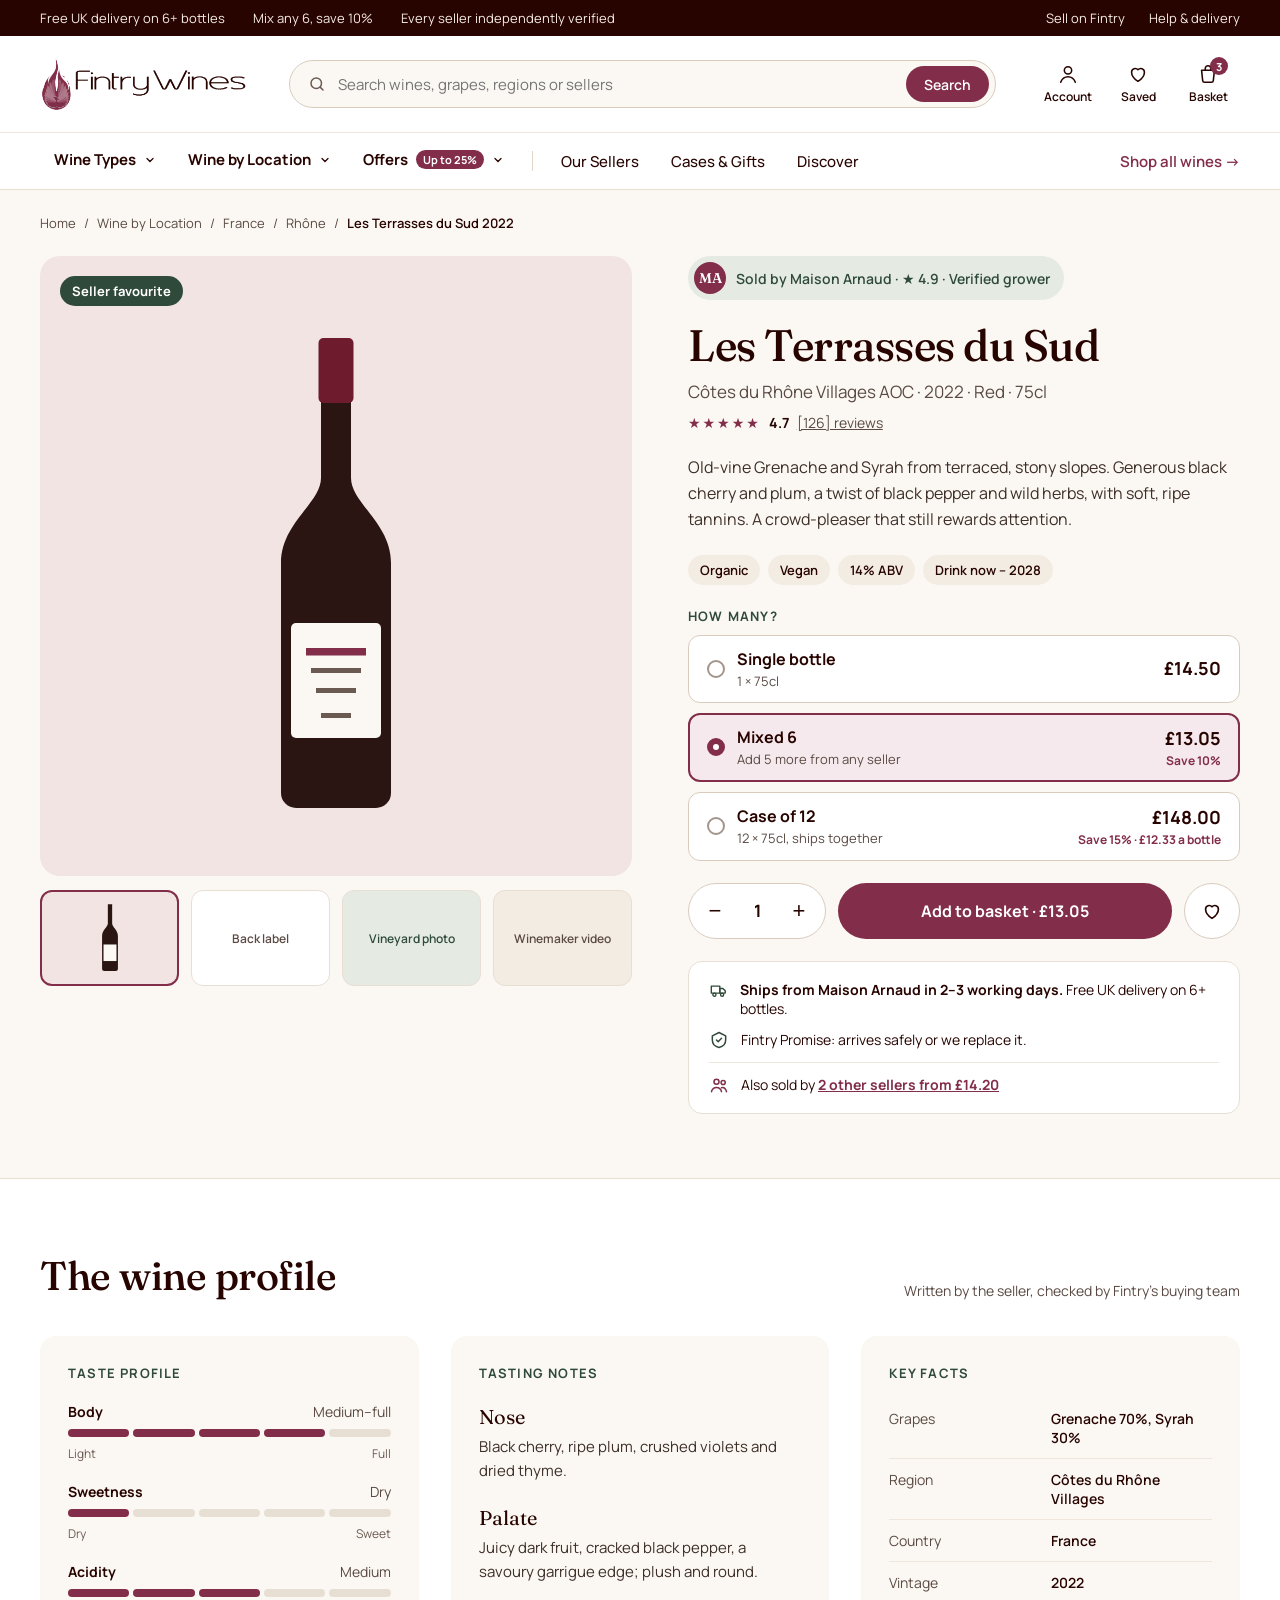
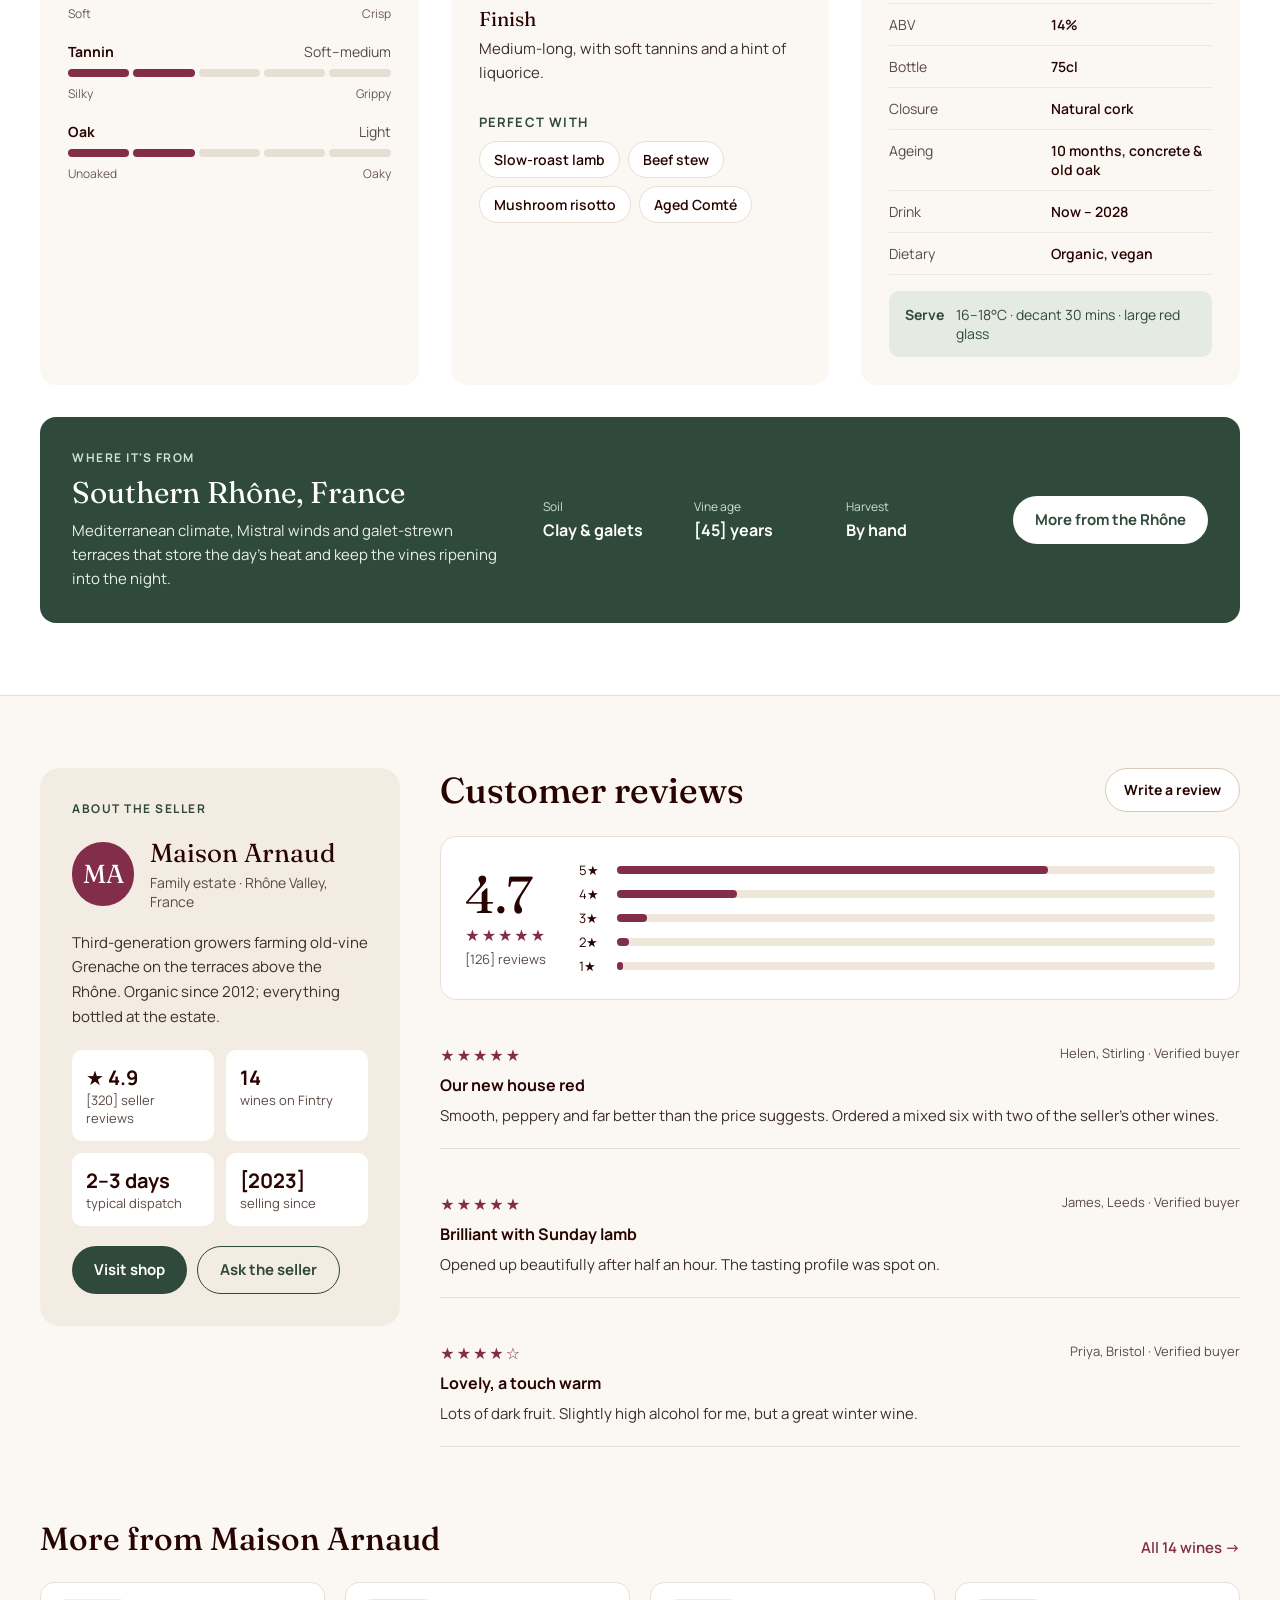
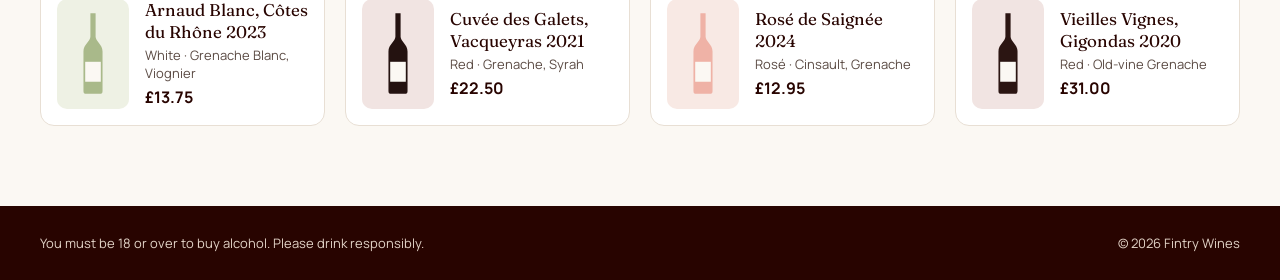
<file: product.html>
<!doctype html>
<html lang="en-GB">
<head>
<meta charset="utf-8">
<meta name="viewport" content="width=device-width, initial-scale=1">
<meta name="robots" content="noindex, nofollow">
<title>Les Terrasses du Sud 2022 — Fintry Wines</title>
<meta name="description" content="Côtes du Rhône Villages 2022 from Maison Arnaud: tasting notes, taste profile and food pairing.">
<link rel="icon" type="image/png" href="[data-uri]">
<link rel="preconnect" href="https://fonts.googleapis.com">
<link rel="preconnect" href="https://fonts.gstatic.com" crossorigin>
<link href="https://fonts.googleapis.com/css2?family=Fraunces:opsz,wght@9..144,400;9..144,500;9..144,600&amp;family=Manrope:wght@400;500;600;700&amp;display=swap" rel="stylesheet">
<style>
/* Fintry Wines prototype styles */
*,*::before,*::after{box-sizing:border-box}
html{scroll-behavior:smooth}
body{margin:0;background:#FBF8F3;-webkit-font-smoothing:antialiased}
img{max-width:100%}
a{color:#280400;text-decoration:none}a:hover{color:#822d4a}
:focus-visible{outline:3px solid #822d4a;outline-offset:2px}
[hidden]{display:none !important}
input[type=checkbox]{accent-color:#822d4a;width:18px;height:18px;margin:0}
.fw-skip{position:absolute;left:-9999px;top:8px;z-index:100;padding:10px 16px;border-radius:8px;background:#280400;color:#fff}
.fw-skip:focus{left:8px;color:#fff}

/* Header */

@keyframes fwMenuIn{from{opacity:0;transform:translateY(-8px)}to{opacity:1;transform:none}}
.fw-menu{animation:fwMenuIn .28s cubic-bezier(.2,.7,.2,1) both}
.fw-menu a{transition:color .2s ease,transform .2s ease}
.fw-menu .fw-link:hover{transform:translateX(4px)}
.fw-logo img{transition:transform .3s ease}.fw-logo:hover img{transform:scale(1.03)}
.fw-tile{transition:transform .3s cubic-bezier(.2,.7,.2,1),box-shadow .3s ease,background-color .3s ease}
.fw-tile:hover{transform:translateY(-6px);box-shadow:0 18px 30px -16px rgba(40,4,0,.45)}
.fw-tile .fw-big{display:inline-block;transition:transform .35s cubic-bezier(.2,.7,.2,1)}
.fw-tile:hover .fw-big{transform:scale(1.06)}
.fw-tile .fw-go{display:inline-block;transition:transform .3s ease}
.fw-tile:hover .fw-go{transform:translateX(6px)}
.fw-nav-btn svg{transition:transform .25s ease}.fw-nav-btn[aria-expanded=true] svg:last-child{transform:rotate(180deg)}
/* Homepage */

@keyframes fwUp{from{opacity:0;transform:translateY(24px)}to{opacity:1;transform:none}}
@keyframes fwArch{from{opacity:0;transform:scale(.94) translateY(20px)}to{opacity:1;transform:none}}
@keyframes fwFloat{0%,100%{transform:translateY(0)}50%{transform:translateY(-10px)}}
@keyframes fwRise{from{opacity:0;transform:translateY(60px)}to{opacity:1;transform:none}}
@keyframes fwPulse{0%,100%{transform:scale(1)}50%{transform:scale(1.04)}}
.fw-up{animation:fwUp .8s cubic-bezier(.2,.7,.2,1) both}
.d1{animation-delay:.05s}.d2{animation-delay:.15s}.d3{animation-delay:.3s}.d4{animation-delay:.45s}.d5{animation-delay:.6s}
.fw-arch{animation:fwArch 1s cubic-bezier(.2,.7,.2,1) .2s both}
.fw-bottle{animation:fwRise .9s cubic-bezier(.2,.7,.2,1) both}
.fw-bottle svg{animation:fwFloat 6s ease-in-out infinite}
.b1{animation-delay:.5s}.b1 svg{animation-delay:1.4s}
.b2{animation-delay:.65s}.b2 svg{animation-delay:.6s}
.b3{animation-delay:.8s}.b3 svg{animation-delay:2.2s}
.fw-badge{animation:fwPulse 3.5s ease-in-out 1.6s infinite}
.fw-btn{transition:transform .25s ease,box-shadow .25s ease,background-color .25s ease}
.fw-btn:hover{transform:translateY(-2px);box-shadow:0 10px 20px -10px rgba(130,45,74,.6)}
/* Start with what you love */
.fw-card{transition:transform .35s cubic-bezier(.2,.7,.2,1),box-shadow .35s ease,border-color .35s ease}
.fw-card:hover{transform:translateY(-6px);box-shadow:0 24px 40px -24px rgba(40,4,0,.35);border-color:#D9CCBE}
.fw-type{transition:background-color .25s ease,box-shadow .25s ease,transform .25s ease}
.fw-type .fw-dot{transition:transform .35s cubic-bezier(.3,1.6,.5,1)}
.fw-type:hover{background-color:#FFFFFF;box-shadow:inset 0 0 0 1.5px #822d4a;transform:translateY(-2px)}
.fw-type:hover .fw-dot{transform:scale(1.25)}
.fw-row{transition:padding .25s ease,color .25s ease,background-color .25s ease}
.fw-row .fw-go{opacity:0;transform:translateX(-6px);transition:opacity .25s ease,transform .25s ease;color:#822d4a}
.fw-row:hover{padding-left:10px;background-color:#FBF8F3}
.fw-row:hover .fw-go{opacity:1;transform:none}
/* Offers */
.fw-offer{position:relative;overflow:hidden;transition:transform .3s cubic-bezier(.2,.7,.2,1),background-color .3s ease,box-shadow .3s ease}
.fw-offer::after{content:"";position:absolute;inset:0;background:linear-gradient(110deg,transparent 30%,rgba(255,255,255,.14) 50%,transparent 70%);transform:translateX(-120%);transition:transform .7s ease}
.fw-offer:hover{transform:translateX(6px);box-shadow:0 14px 24px -14px rgba(0,0,0,.6)}
.fw-offer:hover::after{transform:translateX(120%)}
.fw-offer .fw-go{display:inline-block;transition:transform .3s ease}
.fw-offer:hover .fw-go{transform:translateX(6px)}
.fw-offer-dark:hover{background-color:#4A1E17 !important}
/* Product cards */
.fw-product{transition:transform .35s cubic-bezier(.2,.7,.2,1),box-shadow .35s ease}
.fw-product:hover{transform:translateY(-6px);box-shadow:0 24px 40px -24px rgba(40,4,0,.35)}
.fw-product .fw-shot svg{transition:transform .5s cubic-bezier(.2,.7,.2,1)}
.fw-product:hover .fw-shot svg{transform:translateY(-8px) rotate(-3deg)}
/* Travel by the glass */
.fw-place{transition:transform .35s cubic-bezier(.2,.7,.2,1),box-shadow .35s ease}
.fw-place .fw-flag{transition:transform .4s cubic-bezier(.3,1.6,.5,1)}
.fw-place:hover{transform:translateY(-6px);box-shadow:0 20px 34px -20px rgba(40,4,0,.5)}
.fw-place:hover .fw-flag{transform:rotate(-6deg) scale(1.12)}
.fw-place .fw-go{display:inline-block;transition:transform .3s ease}
.fw-place:hover .fw-go{transform:translateX(6px)}
@supports (animation-timeline: view()){
.fw-reveal{animation:fwUp linear both;animation-timeline:view();animation-range:entry 0% entry 40%}
}

/* Header menu buttons: open state */
.fw-nav-btn:hover{color:#822d4a !important}
.fw-nav-btn[aria-expanded=true]{color:#822d4a !important;border-bottom-color:#822d4a !important}

/* Bestseller tabs */
.fw-tab{height:44px;padding:0 18px;border-radius:999px;font:inherit;font-size:14px;font-weight:600;cursor:pointer;background:#fff;color:#280400;border:1px solid #D9CCBE;transition:background-color .2s ease,color .2s ease,border-color .2s ease}
.fw-tab:hover{border-color:#280400}
.fw-tab[aria-selected=true]{background:#280400;color:#fff;border-color:#280400}
#bestsellers .fw-product{animation:fwUp .5s cubic-bezier(.2,.7,.2,1) both}

/* Save (heart) buttons */
[data-save] svg path{transition:fill .2s ease,stroke .2s ease}
[data-save][aria-pressed=true] svg path{fill:#822d4a;stroke:#822d4a}
[data-save]:hover{transform:scale(1.06)}
[data-save]{transition:transform .2s ease}

/* Shop product cards hover (same as homepage) */
.fw-product{transition:transform .35s cubic-bezier(.2,.7,.2,1),box-shadow .35s ease}
.fw-product:hover{transform:translateY(-6px);box-shadow:0 24px 40px -24px rgba(40,4,0,.35)}
.fw-chip{display:inline-flex;align-items:center;gap:8px;height:36px;padding:0 12px 0 14px;border-radius:999px;border:0;background:#280400;color:#fff;font:inherit;font-size:14px;font-weight:600;cursor:pointer;animation:fwUp .25s ease both}
.fw-chip:hover{background:#822d4a}
.fw-filters-toggle{display:none}

/* Product purchase options */
.fw-opt{display:flex;justify-content:space-between;align-items:center;gap:12px;width:100%;min-height:68px;padding:12px 18px;border-radius:12px;font:inherit;color:#280400;text-align:left;cursor:pointer;background:#fff;border:1px solid #D9CCBE;transition:border-color .2s ease,background-color .2s ease}
.fw-opt:hover{border-color:#822d4a}
.fw-opt[aria-pressed=true]{background:#F6E9ED;border:2px solid #822d4a;padding:11px 17px}
.fw-radio{width:18px;height:18px;border-radius:9px;border:2px solid #A3958B;background:#fff;transition:border-width .2s ease,border-color .2s ease}
.fw-opt[aria-pressed=true] .fw-radio{border:6px solid #822d4a}
#add-to-basket{transition:transform .2s ease,box-shadow .2s ease}
#add-to-basket:hover{transform:translateY(-2px);box-shadow:0 10px 20px -10px rgba(130,45,74,.6)}

/* Basket badge + toast */
@keyframes fwBump{0%{transform:scale(1)}40%{transform:scale(1.35)}100%{transform:scale(1)}}
#basket-count.bump{animation:fwBump .4s ease}
.fw-toast{position:fixed;left:50%;bottom:24px;z-index:200;transform:translate(-50%,20px);opacity:0;pointer-events:none;padding:14px 22px;border-radius:999px;background:#280400;color:#fff;font-family:Manrope,system-ui,sans-serif;font-size:15px;font-weight:600;box-shadow:0 16px 30px -12px rgba(40,4,0,.5);transition:opacity .3s ease,transform .3s ease}
.fw-toast.show{opacity:1;transform:translate(-50%,0)}

/* Prototype ribbon */
.fw-proto{position:fixed;right:16px;bottom:16px;z-index:150;padding:6px 12px;border-radius:999px;background:#2F4A3A;color:#fff;font:600 12px Manrope,system-ui,sans-serif;letter-spacing:.5px}

/* Responsive */
@media (max-width: 1000px){
  .fw-menu > div{grid-template-columns:repeat(2,minmax(0,1fr)) !important}
}
@media (max-width: 700px){
  [style*="max-width: 1360px"]{padding-left:20px !important;padding-right:20px !important}
  .fw-menu > div{grid-template-columns:1fr !important;max-height:70vh;overflow:auto}
  h1{font-size:38px !important;line-height:1.1 !important}
  h2{font-size:30px !important}
  .fw-arch{height:400px !important}
  .fw-arch svg{max-height:260px}
  [style*="height: 620px"]{height:440px !important}
  [style*="height: 620px"] svg{height:360px}
  .fw-filters{max-width:none !important;flex-basis:100% !important}
  .fw-filters-toggle{display:inline-flex;align-items:center;min-height:44px;padding:0 16px;border-radius:999px;border:1px solid #D9CCBE;background:#fff;font:inherit;font-size:14px;font-weight:700;color:#280400;cursor:pointer}
  .fw-filters:not(.open) fieldset{display:none}
  .fw-filters:not(.open) #clear-filters{display:none}
}
@media (prefers-reduced-motion: reduce){*,*::before,*::after{animation:none !important;transition:none !important;scroll-behavior:auto !important}}

</style>
</head>
<body>
<a class="fw-skip" href="#main-content">Skip to content</a>
<div style="font-family: Manrope, system-ui, sans-serif; color: #280400; background: #FBF8F3">

  <header style="position: relative; z-index: 20; font-family: Manrope, system-ui, sans-serif; color: #280400; background: #FFFFFF; border-bottom: 1px solid #E8DFD4">

  <!-- Utility bar -->
  <div style="background: #280400; color: #F5EDE3; font-size: 13px">
    <div style="max-width: 1360px; margin: 0 auto; padding: 9px 40px; display: flex; flex-wrap: wrap; gap: 8px 28px; align-items: center; justify-content: space-between">
      <div style="display: flex; flex-wrap: wrap; gap: 8px 28px">
        <span>Free UK delivery on 6+ bottles</span>
        <span>Mix any 6, save 10%</span>
        <span>Every seller independently verified</span>
      </div>
      <div style="display: flex; gap: 24px">
        <a href="#" style="color: #F5EDE3">Sell on Fintry</a>
        <a href="#" style="color: #F5EDE3">Help &amp; delivery</a>
      </div>
    </div>
  </div>

  <!-- Logo, search, account -->
  <div style="max-width: 1360px; margin: 0 auto; padding: 20px 40px; display: flex; flex-wrap: wrap; gap: 20px 40px; align-items: center">
    <a href="index.html" class="fw-logo" style="display: flex; align-items: center">
      <img src="[data-uri]" alt="Fintry Wines home" style="display: block; height: 56px; width: auto">
    </a>
    <form role="search" style="flex: 1 1 300px; min-width: 0; display: flex; align-items: center; gap: 10px; height: 48px; padding: 0 6px 0 18px; border: 1px solid #D9CCBE; border-radius: 999px; background: #FBF8F3" action="shop.html">
      <svg width="18" height="18" viewBox="0 0 24 24" fill="none" stroke="#6B5A52" stroke-width="2" stroke-linecap="round" aria-hidden="true"><circle cx="11" cy="11" r="7"></circle><path d="M20 20l-3.5-3.5"></path></svg>
      <label for="site-search" style="position: absolute; width: 1px; height: 1px; overflow: hidden; clip: rect(0 0 0 0)">Search</label>
      <input id="site-search" name="q" type="search" placeholder="Search wines, grapes, regions or sellers" style="flex: 1; min-width: 0; border: 0; background: transparent; font: inherit; font-size: 15px; color: #280400; outline: none">
      <button type="submit" style="height: 36px; padding: 0 18px; border: 0; border-radius: 999px; background: #822d4a; color: #FFFFFF; font: inherit; font-size: 14px; font-weight: 600; cursor: pointer">Search</button>
    </form>
    <nav aria-label="Account" style="display: flex; gap: 6px; align-items: center">
      <a href="#" style="display: flex; flex-direction: column; align-items: center; gap: 3px; min-width: 64px; padding: 6px; font-size: 12px; font-weight: 600">
        <svg width="22" height="22" viewBox="0 0 24 24" fill="none" stroke="currentColor" stroke-width="1.7" stroke-linecap="round" aria-hidden="true"><circle cx="12" cy="8" r="4"></circle><path d="M4 21c1.5-4 4.5-6 8-6s6.5 2 8 6"></path></svg>
        Account
      </a>
      <a href="#" style="display: flex; flex-direction: column; align-items: center; gap: 3px; min-width: 64px; padding: 6px; font-size: 12px; font-weight: 600">
        <svg width="22" height="22" viewBox="0 0 24 24" fill="none" stroke="currentColor" stroke-width="1.7" stroke-linejoin="round" aria-hidden="true"><path d="M12 20s-7-4.5-7-10a4 4 0 0 1 7-2.6A4 4 0 0 1 19 10c0 5.5-7 10-7 10z"></path></svg>
        Saved
      </a>
      <a href="#" style="position: relative; display: flex; flex-direction: column; align-items: center; gap: 3px; min-width: 64px; padding: 6px; font-size: 12px; font-weight: 600">
        <svg width="22" height="22" viewBox="0 0 24 24" fill="none" stroke="currentColor" stroke-width="1.7" stroke-linecap="round" stroke-linejoin="round" aria-hidden="true"><path d="M5 8h14l-1.2 11.2a2 2 0 0 1-2 1.8H8.2a2 2 0 0 1-2-1.8z"></path><path d="M9 8V6a3 3 0 0 1 6 0v2"></path></svg>
        Basket
        <span id="basket-count" style="position: absolute; top: 0; right: 12px; min-width: 18px; height: 18px; border-radius: 9px; background: #822d4a; color: #FFFFFF; font-size: 11px; font-weight: 700; display: flex; align-items: center; justify-content: center">3</span>
      </a>
    </nav>
  </div>

  <!-- Primary navigation -->
  <nav aria-label="Shop" style="border-top: 1px solid #EFE7DC">
    <div style="max-width: 1360px; margin: 0 auto; padding: 0 40px; display: flex; flex-wrap: wrap; align-items: center; gap: 4px 4px">
      <button type="button" class="fw-nav-btn" aria-expanded="false" aria-controls="menu-types" data-menu="types" style="display: flex; align-items: center; gap: 8px; padding: 16px 14px; border: 0; background: transparent; font: inherit; font-size: 15px; font-weight: 700; color: #280400; cursor: pointer; border-bottom: 3px solid transparent">
        Wine Types
        <svg width="12" height="12" viewBox="0 0 24 24" fill="none" stroke="currentColor" stroke-width="2.5" stroke-linecap="round" aria-hidden="true"><path d="M6 9l6 6 6-6"></path></svg>
      </button>
      <button type="button" class="fw-nav-btn" aria-expanded="false" aria-controls="menu-location" data-menu="location" style="display: flex; align-items: center; gap: 8px; padding: 16px 14px; border: 0; background: transparent; font: inherit; font-size: 15px; font-weight: 700; color: #280400; cursor: pointer; border-bottom: 3px solid transparent">
        Wine by Location
        <svg width="12" height="12" viewBox="0 0 24 24" fill="none" stroke="currentColor" stroke-width="2.5" stroke-linecap="round" aria-hidden="true"><path d="M6 9l6 6 6-6"></path></svg>
      </button>
      <button type="button" class="fw-nav-btn" aria-expanded="false" aria-controls="menu-offers" data-menu="offers" style="display: flex; align-items: center; gap: 8px; padding: 16px 14px; border: 0; background: transparent; font: inherit; font-size: 15px; font-weight: 700; color: #280400; cursor: pointer; border-bottom: 3px solid transparent">
        Offers
        <span style="padding: 2px 7px; border-radius: 999px; background: #822d4a; color: #FFFFFF; font-size: 11px; font-weight: 700">Up to 25%</span>
        <svg width="12" height="12" viewBox="0 0 24 24" fill="none" stroke="currentColor" stroke-width="2.5" stroke-linecap="round" aria-hidden="true"><path d="M6 9l6 6 6-6"></path></svg>
      </button>
      <span aria-hidden="true" style="width: 1px; height: 20px; background: #E0D5C8; margin: 0 10px"></span>
      <a href="#" style="padding: 16px 14px; font-size: 15px; font-weight: 500">Our Sellers</a>
      <a href="#" style="padding: 16px 14px; font-size: 15px; font-weight: 500">Cases &amp; Gifts</a>
      <a href="#" style="padding: 16px 14px; font-size: 15px; font-weight: 500">Discover</a>
      <a href="shop.html" style="margin-left: auto; padding: 16px 0; font-size: 15px; font-weight: 600; color: #822d4a">Shop all wines →</a>
    </div>
  </nav>

  <!-- Mega menu: Wine Types -->
  <div id="menu-types" hidden class="fw-menu" style="position: absolute; left: 0; right: 0; top: 100%; background: #FFFFFF; border-top: 1px solid #E8DFD4; border-bottom: 1px solid #E8DFD4; box-shadow: 0 24px 40px -24px rgba(40,4,0,0.25)">
      <div style="max-width: 1360px; margin: 0 auto; padding: 32px 40px 40px; display: grid; grid-template-columns: repeat(4, minmax(0, 1fr)); gap: 32px">
        <div style="display: flex; flex-direction: column; gap: 4px">
          <span style="font-size: 12px; font-weight: 700; letter-spacing: 1.5px; color: #6B5A52; margin-bottom: 8px">BY COLOUR</span>
          <a href="shop.html" class="fw-link" style="display: flex; align-items: center; gap: 10px; padding: 7px 0; font-size: 15px"><span style="width: 12px; height: 12px; border-radius: 6px; background: #6E1B2E"></span>Red wine</a>
          <a href="shop.html" class="fw-link" style="display: flex; align-items: center; gap: 10px; padding: 7px 0; font-size: 15px"><span style="width: 12px; height: 12px; border-radius: 6px; background: #E9D88F"></span>White wine</a>
          <a href="shop.html" class="fw-link" style="display: flex; align-items: center; gap: 10px; padding: 7px 0; font-size: 15px"><span style="width: 12px; height: 12px; border-radius: 6px; background: #EFB2A6"></span>Rosé</a>
          <a href="shop.html" class="fw-link" style="display: flex; align-items: center; gap: 10px; padding: 7px 0; font-size: 15px"><span style="width: 12px; height: 12px; border-radius: 6px; background: #F3E6BE; border: 1px solid #D9C88F"></span>Sparkling &amp; Champagne</a>
          <a href="shop.html" class="fw-link" style="display: flex; align-items: center; gap: 10px; padding: 7px 0; font-size: 15px"><span style="width: 12px; height: 12px; border-radius: 6px; background: #D98C3A"></span>Orange wine</a>
          <a href="shop.html" class="fw-link" style="display: flex; align-items: center; gap: 10px; padding: 7px 0; font-size: 15px"><span style="width: 12px; height: 12px; border-radius: 6px; background: #8A4A1C"></span>Dessert &amp; fortified</a>
        </div>
        <div style="display: flex; flex-direction: column; gap: 4px">
          <span style="font-size: 12px; font-weight: 700; letter-spacing: 1.5px; color: #6B5A52; margin-bottom: 8px">BY STYLE</span>
          <a href="shop.html" class="fw-link" style="padding: 7px 0; font-size: 15px">Light &amp; fruity</a>
          <a href="shop.html" class="fw-link" style="padding: 7px 0; font-size: 15px">Rich &amp; full-bodied</a>
          <a href="shop.html" class="fw-link" style="padding: 7px 0; font-size: 15px">Crisp &amp; dry</a>
          <a href="shop.html" class="fw-link" style="padding: 7px 0; font-size: 15px">Aromatic &amp; floral</a>
          <a href="shop.html" class="fw-link" style="padding: 7px 0; font-size: 15px">Organic &amp; natural</a>
          <a href="shop.html" class="fw-link" style="padding: 7px 0; font-size: 15px">Low &amp; no alcohol</a>
        </div>
        <div style="display: flex; flex-direction: column; gap: 4px">
          <span style="font-size: 12px; font-weight: 700; letter-spacing: 1.5px; color: #6B5A52; margin-bottom: 8px">BY GRAPE</span>
          <a href="shop.html" class="fw-link" style="padding: 7px 0; font-size: 15px">Pinot Noir</a>
          <a href="shop.html" class="fw-link" style="padding: 7px 0; font-size: 15px">Malbec</a>
          <a href="shop.html" class="fw-link" style="padding: 7px 0; font-size: 15px">Tempranillo</a>
          <a href="shop.html" class="fw-link" style="padding: 7px 0; font-size: 15px">Sauvignon Blanc</a>
          <a href="shop.html" class="fw-link" style="padding: 7px 0; font-size: 15px">Chardonnay</a>
          <a href="shop.html" class="fw-link" style="padding: 7px 0; font-size: 15px; font-weight: 600; color: #822d4a">All grapes →</a>
        </div>
        <a href="shop.html" class="fw-tile" style="display: flex; flex-direction: column; justify-content: flex-end; gap: 8px; min-height: 240px; padding: 24px; border-radius: 12px; background: #2F4A3A; color: #F5EDE3">
          <span style="font-size: 12px; font-weight: 700; letter-spacing: 1.5px; color: #CFE0D3">NEW THIS MONTH</span>
          <span style="font-family: Fraunces, Georgia, serif; font-size: 26px; line-height: 1.15; color: #FFFFFF">Winter reds from small growers</span>
          <span style="font-size: 14px; font-weight: 600; color: #FFFFFF">Explore the edit <span class="fw-go">→</span></span>
        </a>
      </div>
    </div>

  <!-- Mega menu: Wine by Location -->
  <div id="menu-location" hidden class="fw-menu" style="position: absolute; left: 0; right: 0; top: 100%; background: #FFFFFF; border-top: 1px solid #E8DFD4; border-bottom: 1px solid #E8DFD4; box-shadow: 0 24px 40px -24px rgba(40,4,0,0.25)">
      <div style="max-width: 1360px; margin: 0 auto; padding: 32px 40px 40px; display: grid; grid-template-columns: repeat(4, minmax(0, 1fr)); gap: 32px">
        <div style="display: flex; flex-direction: column; gap: 4px">
          <span style="font-size: 12px; font-weight: 700; letter-spacing: 1.5px; color: #6B5A52; margin-bottom: 8px">EUROPE</span>
          <a href="shop.html" class="fw-link" style="padding: 7px 0; font-size: 15px">France</a>
          <a href="shop.html" class="fw-link" style="padding: 7px 0; font-size: 15px">Italy</a>
          <a href="shop.html" class="fw-link" style="padding: 7px 0; font-size: 15px">Spain</a>
          <a href="shop.html" class="fw-link" style="padding: 7px 0; font-size: 15px">Portugal</a>
          <a href="shop.html" class="fw-link" style="padding: 7px 0; font-size: 15px">Germany &amp; Austria</a>
          <a href="shop.html" class="fw-link" style="padding: 7px 0; font-size: 15px">England &amp; Wales</a>
        </div>
        <div style="display: flex; flex-direction: column; gap: 4px">
          <span style="font-size: 12px; font-weight: 700; letter-spacing: 1.5px; color: #6B5A52; margin-bottom: 8px">REST OF THE WORLD</span>
          <a href="shop.html" class="fw-link" style="padding: 7px 0; font-size: 15px">Australia</a>
          <a href="shop.html" class="fw-link" style="padding: 7px 0; font-size: 15px">New Zealand</a>
          <a href="shop.html" class="fw-link" style="padding: 7px 0; font-size: 15px">South Africa</a>
          <a href="shop.html" class="fw-link" style="padding: 7px 0; font-size: 15px">Chile</a>
          <a href="shop.html" class="fw-link" style="padding: 7px 0; font-size: 15px">Argentina</a>
          <a href="shop.html" class="fw-link" style="padding: 7px 0; font-size: 15px">USA</a>
        </div>
        <div style="display: flex; flex-direction: column; gap: 4px">
          <span style="font-size: 12px; font-weight: 700; letter-spacing: 1.5px; color: #6B5A52; margin-bottom: 8px">FAMOUS REGIONS</span>
          <a href="shop.html" class="fw-link" style="padding: 7px 0; font-size: 15px">Bordeaux</a>
          <a href="shop.html" class="fw-link" style="padding: 7px 0; font-size: 15px">Burgundy</a>
          <a href="shop.html" class="fw-link" style="padding: 7px 0; font-size: 15px">Rioja</a>
          <a href="shop.html" class="fw-link" style="padding: 7px 0; font-size: 15px">Tuscany</a>
          <a href="shop.html" class="fw-link" style="padding: 7px 0; font-size: 15px">Marlborough</a>
          <a href="shop.html" class="fw-link" style="padding: 7px 0; font-size: 15px; font-weight: 600; color: #822d4a">All regions →</a>
        </div>
        <a href="shop.html" class="fw-tile" style="display: flex; flex-direction: column; justify-content: space-between; gap: 8px; min-height: 240px; padding: 24px; border-radius: 12px; background: #F3ECE2; color: #280400">
          <svg width="100%" height="110" viewBox="0 0 220 110" fill="none" stroke="#822d4a" stroke-width="1.4" aria-hidden="true"><path d="M20 70c18-22 38-30 60-24s40 2 56-14 40-18 64-6"></path><path d="M10 88c26-10 50-8 74 0s52 6 76-6 40-10 50-6" stroke="#2F4A3A"></path><circle cx="80" cy="46" r="4" fill="#822d4a"></circle><circle cx="150" cy="30" r="4" fill="#822d4a"></circle><circle cx="58" cy="82" r="4" fill="#2F4A3A" stroke="#2F4A3A"></circle></svg>
          <span style="font-family: Fraunces, Georgia, serif; font-size: 24px; line-height: 1.15">Explore by map</span>
          <span style="font-size: 14px; font-weight: 600; color: #822d4a">Find wines near any vineyard <span class="fw-go">→</span></span>
        </a>
      </div>
    </div>

  <!-- Mega menu: Offers -->
  <div id="menu-offers" hidden class="fw-menu" style="position: absolute; left: 0; right: 0; top: 100%; background: #FFFFFF; border-top: 1px solid #E8DFD4; border-bottom: 1px solid #E8DFD4; box-shadow: 0 24px 40px -24px rgba(40,4,0,0.25)">
      <div style="max-width: 1360px; margin: 0 auto; padding: 32px 40px 40px; display: grid; grid-template-columns: repeat(4, minmax(0, 1fr)); gap: 20px">
        <a href="shop.html" class="fw-tile" style="display: flex; flex-direction: column; gap: 10px; padding: 24px; border-radius: 12px; background: #822d4a; color: #FFFFFF; min-height: 200px; justify-content: space-between">
          <span class="fw-big" style="font-family: Fraunces, Georgia, serif; font-size: 44px; line-height: 1">10% off</span>
          <span style="font-size: 16px; font-weight: 600">Mix any 6 bottles</span>
          <span style="font-size: 14px; color: #F3D9E0">From any seller, applied in basket</span>
        </a>
        <a href="shop.html" class="fw-tile" style="display: flex; flex-direction: column; gap: 10px; padding: 24px; border-radius: 12px; background: #F3ECE2; min-height: 200px; justify-content: space-between">
          <span class="fw-big" style="font-family: Fraunces, Georgia, serif; font-size: 44px; line-height: 1; color: #822d4a">Under £10</span>
          <span style="font-size: 16px; font-weight: 600">Everyday favourites</span>
          <span style="font-size: 14px; color: #6B5A52">Great value, chosen by our buyers</span>
        </a>
        <a href="shop.html" class="fw-tile" style="display: flex; flex-direction: column; gap: 10px; padding: 24px; border-radius: 12px; background: #F3ECE2; min-height: 200px; justify-content: space-between">
          <span class="fw-big" style="font-family: Fraunces, Georgia, serif; font-size: 44px; line-height: 1; color: #2F4A3A">Cases</span>
          <span style="font-size: 16px; font-weight: 600">Mixed &amp; single-wine cases</span>
          <span style="font-size: 14px; color: #6B5A52">Save up to 25% on 12 bottles</span>
        </a>
        <div style="display: flex; flex-direction: column; gap: 4px; padding-left: 8px">
          <span style="font-size: 12px; font-weight: 700; letter-spacing: 1.5px; color: #6B5A52; margin-bottom: 8px">MORE OFFERS</span>
          <a href="shop.html" class="fw-link" style="padding: 7px 0; font-size: 15px">Bin ends &amp; last bottles</a>
          <a href="shop.html" class="fw-link" style="padding: 7px 0; font-size: 15px">Seller of the month</a>
          <a href="shop.html" class="fw-link" style="padding: 7px 0; font-size: 15px">Free delivery wines</a>
          <a href="shop.html" class="fw-link" style="padding: 7px 0; font-size: 15px">Member prices</a>
          <a href="shop.html" class="fw-link" style="padding: 7px 0; font-size: 15px; font-weight: 600; color: #822d4a">All offers →</a>
        </div>
      </div>
    </div>
</header>

  <div style="max-width: 1360px; margin: 0 auto; padding: 24px 40px 0">
    <nav aria-label="Breadcrumb" style="display: flex; flex-wrap: wrap; gap: 8px; font-size: 13px; color: #5A4A43">
      <a href="index.html" style="color: #5A4A43">Home</a><span aria-hidden="true">/</span><a href="shop.html" style="color: #5A4A43">Wine by Location</a><span aria-hidden="true">/</span><a href="shop.html" style="color: #5A4A43">France</a><span aria-hidden="true">/</span><a href="shop.html" style="color: #5A4A43">Rhône</a><span aria-hidden="true">/</span><span style="color: #280400; font-weight: 600">Les Terrasses du Sud 2022</span>
    </nav>
  </div>

  <main id="main-content">
  <!-- BUY SECTION -->
  <section style="max-width: 1360px; margin: 0 auto; padding: 24px 40px 64px; display: flex; flex-wrap: wrap; gap: 56px; align-items: flex-start">

    <!-- Gallery -->
    <div style="flex: 1 1 480px; display: flex; flex-direction: column; gap: 14px">
      <div style="position: relative; display: flex; justify-content: center; align-items: flex-end; height: 620px; padding-bottom: 48px; box-sizing: border-box; border-radius: 20px; background: #F1E4E2">
        <svg width="150" height="500" viewBox="0 0 60 200" role="img" aria-label="Les Terrasses du Sud 2022 bottle"><path d="M24 6h12v54c0 10 16 18 16 34v92a6 6 0 0 1-6 6H14a6 6 0 0 1-6-6V94c0-16 16-24 16-34z" fill="#2B1512"></path><rect x="23" y="4" width="14" height="26" rx="2" fill="#6E1B2E"></rect><rect x="12" y="118" width="36" height="46" rx="2" fill="#FBF8F3"></rect><rect x="18" y="128" width="24" height="3" fill="#822d4a"></rect><rect x="20" y="136" width="20" height="2" fill="#6B5A52"></rect><rect x="22" y="144" width="16" height="2" fill="#6B5A52"></rect><rect x="24" y="154" width="12" height="2" fill="#6B5A52"></rect></svg>
        <span style="position: absolute; top: 20px; left: 20px; padding: 6px 12px; border-radius: 999px; background: #2F4A3A; color: #FFFFFF; font-size: 13px; font-weight: 700">Seller favourite</span>
      </div>
      <div style="display: grid; grid-template-columns: repeat(4, minmax(0, 1fr)); gap: 12px">
        <button type="button" aria-label="Front label" style="height: 96px; border-radius: 12px; border: 2px solid #822d4a; background: #F1E4E2; display: flex; align-items: center; justify-content: center; cursor: pointer"><svg width="22" height="72" viewBox="0 0 60 200" aria-hidden="true"><path d="M24 6h12v54c0 10 16 18 16 34v92a6 6 0 0 1-6 6H14a6 6 0 0 1-6-6V94c0-16 16-24 16-34z" fill="#2B1512"></path><rect x="12" y="118" width="36" height="46" fill="#FBF8F3"></rect></svg></button>
        <button type="button" style="height: 96px; border-radius: 12px; border: 1px solid #E8DFD4; background: #FFFFFF; font: inherit; font-size: 12px; font-weight: 600; color: #5A4A43; cursor: pointer">Back label</button>
        <button type="button" style="height: 96px; border-radius: 12px; border: 1px solid #E8DFD4; background: #E5EBE3; font: inherit; font-size: 12px; font-weight: 600; color: #2F4A3A; cursor: pointer">Vineyard photo</button>
        <button type="button" style="height: 96px; border-radius: 12px; border: 1px solid #E8DFD4; background: #F3ECE2; font: inherit; font-size: 12px; font-weight: 600; color: #5A4A43; cursor: pointer">Winemaker video</button>
      </div>
    </div>

    <!-- Buy box -->
    <div style="flex: 1 1 440px; display: flex; flex-direction: column; gap: 22px">
      <a href="#seller" style="align-self: flex-start; display: inline-flex; align-items: center; gap: 10px; padding: 6px 14px 6px 6px; border-radius: 999px; background: #E5EBE3; color: #2F4A3A; font-size: 14px; font-weight: 600">
        <span style="width: 32px; height: 32px; border-radius: 16px; background: #822d4a; color: #FFFFFF; font-family: Fraunces, Georgia, serif; font-size: 14px; display: flex; align-items: center; justify-content: center">MA</span>
        Sold by Maison Arnaud · ★ 4.9 · Verified grower
      </a>
      <div style="display: flex; flex-direction: column; gap: 10px">
        <h1 style="margin: 0; font-family: Fraunces, Georgia, serif; font-weight: 500; font-size: 44px; line-height: 1.08; letter-spacing: -0.5px">Les Terrasses du Sud</h1>
        <span style="font-size: 17px; color: #5A4A43">Côtes du Rhône Villages AOC · 2022 · Red · 75cl</span>
        <a href="#reviews" style="display: flex; align-items: center; gap: 8px; font-size: 14px"><span style="color: #822d4a; letter-spacing: 2px" aria-hidden="true">★★★★★</span><strong>4.7</strong><span style="color: #5A4A43; text-decoration: underline">[126] reviews</span></a>
      </div>
      <p style="margin: 0; font-size: 16px; line-height: 1.65; color: #3E2E28">Old-vine Grenache and Syrah from terraced, stony slopes. Generous black cherry and plum, a twist of black pepper and wild herbs, with soft, ripe tannins. A crowd-pleaser that still rewards attention.</p>
      <div style="display: flex; flex-wrap: wrap; gap: 8px">
        <span style="padding: 6px 12px; border-radius: 999px; background: #F3ECE2; font-size: 13px; font-weight: 600">Organic</span>
        <span style="padding: 6px 12px; border-radius: 999px; background: #F3ECE2; font-size: 13px; font-weight: 600">Vegan</span>
        <span style="padding: 6px 12px; border-radius: 999px; background: #F3ECE2; font-size: 13px; font-weight: 600">14% ABV</span>
        <span style="padding: 6px 12px; border-radius: 999px; background: #F3ECE2; font-size: 13px; font-weight: 600">Drink now – 2028</span>
      </div>

      <fieldset style="border: 0; margin: 0; padding: 0; display: flex; flex-direction: column; gap: 10px">
        <legend style="padding: 0 0 10px; font-size: 13px; font-weight: 700; letter-spacing: 1.2px; color: #2F4A3A">HOW MANY?</legend>
        
          <button type="button" class="fw-opt" data-opt="one" data-each="14.5" aria-pressed="false">
            <span style="display: flex; align-items: center; gap: 12px">
              <span class="fw-radio"></span>
              <span style="display: flex; flex-direction: column; align-items: flex-start; gap: 2px"><span style="font-size: 16px; font-weight: 700">Single bottle</span><span style="font-size: 13px; color: #5A4A43">1 × 75cl</span></span>
            </span>
            <span style="display: flex; flex-direction: column; align-items: flex-end; gap: 2px"><span style="font-size: 18px; font-weight: 700">£14.50</span><span style="font-size: 12px; font-weight: 700; color: #822d4a"></span></span>
          </button>
        
          <button type="button" class="fw-opt" data-opt="six" data-each="13.05" aria-pressed="true">
            <span style="display: flex; align-items: center; gap: 12px">
              <span class="fw-radio"></span>
              <span style="display: flex; flex-direction: column; align-items: flex-start; gap: 2px"><span style="font-size: 16px; font-weight: 700">Mixed 6</span><span style="font-size: 13px; color: #5A4A43">Add 5 more from any seller</span></span>
            </span>
            <span style="display: flex; flex-direction: column; align-items: flex-end; gap: 2px"><span style="font-size: 18px; font-weight: 700">£13.05</span><span style="font-size: 12px; font-weight: 700; color: #822d4a">Save 10%</span></span>
          </button>
        
          <button type="button" class="fw-opt" data-opt="case" data-each="148" aria-pressed="false">
            <span style="display: flex; align-items: center; gap: 12px">
              <span class="fw-radio"></span>
              <span style="display: flex; flex-direction: column; align-items: flex-start; gap: 2px"><span style="font-size: 16px; font-weight: 700">Case of 12</span><span style="font-size: 13px; color: #5A4A43">12 × 75cl, ships together</span></span>
            </span>
            <span style="display: flex; flex-direction: column; align-items: flex-end; gap: 2px"><span style="font-size: 18px; font-weight: 700">£148.00</span><span style="font-size: 12px; font-weight: 700; color: #822d4a">Save 15% · £12.33 a bottle</span></span>
          </button>
        
      </fieldset>

      <div style="display: flex; flex-wrap: wrap; gap: 12px">
        <div style="display: flex; align-items: center; height: 56px; border: 1px solid #D9CCBE; border-radius: 999px; background: #FFFFFF">
          <button type="button" aria-label="Decrease quantity" id="qty-dec" style="width: 52px; height: 54px; border: 0; background: transparent; font-size: 22px; color: #280400; cursor: pointer">−</button>
          <span style="min-width: 32px; text-align: center; font-size: 17px; font-weight: 700" aria-live="polite" id="qty">1</span>
          <button type="button" aria-label="Increase quantity" id="qty-inc" style="width: 52px; height: 54px; border: 0; background: transparent; font-size: 22px; color: #280400; cursor: pointer">+</button>
        </div>
        <button type="button" id="add-to-basket" style="flex: 1 1 220px; height: 56px; border-radius: 999px; border: 0; background: #822d4a; color: #FFFFFF; font: inherit; font-size: 16px; font-weight: 700; cursor: pointer">Add to basket · <span id="total">£13.05</span></button>
        <button type="button" data-save aria-pressed="false" aria-label="Save to wishlist" style="width: 56px; height: 56px; border-radius: 28px; border: 1px solid #D9CCBE; background: #FFFFFF; display: flex; align-items: center; justify-content: center; cursor: pointer">
          <svg width="22" height="22" viewBox="0 0 24 24" fill="none" stroke="#280400" stroke-width="1.8" stroke-linejoin="round" aria-hidden="true"><path d="M12 20s-7-4.5-7-10a4 4 0 0 1 7-2.6A4 4 0 0 1 19 10c0 5.5-7 10-7 10z"></path></svg>
        </button>
      </div>

      <div style="display: flex; flex-direction: column; gap: 12px; padding: 18px 20px; border-radius: 14px; background: #FFFFFF; border: 1px solid #E8DFD4; font-size: 14px">
        <div style="display: flex; gap: 12px; align-items: flex-start"><svg width="20" height="20" viewBox="0 0 24 24" fill="none" stroke="#2F4A3A" stroke-width="1.8" stroke-linecap="round" stroke-linejoin="round" aria-hidden="true"><path d="M3 7h11v9H3z"></path><path d="M14 10h4l3 3v3h-7z"></path><circle cx="7" cy="18" r="2"></circle><circle cx="17" cy="18" r="2"></circle></svg><span><strong>Ships from Maison Arnaud in 2–3 working days.</strong> Free UK delivery on 6+ bottles.</span></div>
        <div style="display: flex; gap: 12px; align-items: flex-start"><svg width="20" height="20" viewBox="0 0 24 24" fill="none" stroke="#2F4A3A" stroke-width="1.8" stroke-linecap="round" stroke-linejoin="round" aria-hidden="true"><path d="M12 3l8 4v5c0 5-3.5 8-8 9-4.5-1-8-4-8-9V7z"></path><path d="M9 12l2 2 4-4"></path></svg><span>Fintry Promise: arrives safely or we replace it.</span></div>
        <div style="display: flex; gap: 12px; align-items: flex-start; padding-top: 12px; border-top: 1px solid #EFE7DC"><svg width="20" height="20" viewBox="0 0 24 24" fill="none" stroke="#822d4a" stroke-width="1.8" stroke-linecap="round" aria-hidden="true"><circle cx="9" cy="8" r="3"></circle><circle cx="17" cy="9" r="2.5"></circle><path d="M3 20c.8-3.5 3.2-5 6-5s5.2 1.5 6 5"></path><path d="M15 15.2c2.6-.5 5 .8 6 4.8"></path></svg><span>Also sold by <a href="#" style="font-weight: 700; color: #822d4a; text-decoration: underline">2 other sellers from £14.20</a></span></div>
      </div>
    </div>
  </section>

  <!-- WINE PROFILE -->
  <section style="background: #FFFFFF; border-top: 1px solid #E8DFD4; border-bottom: 1px solid #E8DFD4">
    <div style="max-width: 1360px; margin: 0 auto; padding: 72px 40px">
      <div style="display: flex; flex-wrap: wrap; justify-content: space-between; align-items: flex-end; gap: 12px; margin-bottom: 36px">
        <h2 style="margin: 0; font-family: Fraunces, Georgia, serif; font-weight: 500; font-size: 40px; letter-spacing: -0.5px">The wine profile</h2>
        <span style="font-size: 14px; color: #5A4A43">Written by the seller, checked by Fintry's buying team</span>
      </div>
      <div style="display: grid; grid-template-columns: repeat(auto-fit, minmax(320px, 1fr)); gap: 32px">

        <!-- Taste -->
        <div style="display: flex; flex-direction: column; gap: 20px; padding: 28px; border-radius: 16px; background: #FBF8F3">
          <h3 style="margin: 0; font-size: 13px; font-weight: 700; letter-spacing: 1.2px; color: #2F4A3A">TASTE PROFILE</h3>
          
            <div style="display: flex; flex-direction: column; gap: 8px">
              <div style="display: flex; justify-content: space-between; font-size: 14px"><span style="font-weight: 700">Body</span><span style="color: #5A4A43">Medium–full</span></div>
              <div style="display: grid; grid-template-columns: repeat(5, minmax(0, 1fr)); gap: 4px">
                <span style="height: 8px; border-radius: 4px; background: #822d4a"></span><span style="height: 8px; border-radius: 4px; background: #822d4a"></span><span style="height: 8px; border-radius: 4px; background: #822d4a"></span><span style="height: 8px; border-radius: 4px; background: #822d4a"></span><span style="height: 8px; border-radius: 4px; background: #E8DFD4"></span>
              </div>
              <div style="display: flex; justify-content: space-between; font-size: 12px; color: #6B5A52"><span>Light</span><span>Full</span></div>
            </div>
          
            <div style="display: flex; flex-direction: column; gap: 8px">
              <div style="display: flex; justify-content: space-between; font-size: 14px"><span style="font-weight: 700">Sweetness</span><span style="color: #5A4A43">Dry</span></div>
              <div style="display: grid; grid-template-columns: repeat(5, minmax(0, 1fr)); gap: 4px">
                <span style="height: 8px; border-radius: 4px; background: #822d4a"></span><span style="height: 8px; border-radius: 4px; background: #E8DFD4"></span><span style="height: 8px; border-radius: 4px; background: #E8DFD4"></span><span style="height: 8px; border-radius: 4px; background: #E8DFD4"></span><span style="height: 8px; border-radius: 4px; background: #E8DFD4"></span>
              </div>
              <div style="display: flex; justify-content: space-between; font-size: 12px; color: #6B5A52"><span>Dry</span><span>Sweet</span></div>
            </div>
          
            <div style="display: flex; flex-direction: column; gap: 8px">
              <div style="display: flex; justify-content: space-between; font-size: 14px"><span style="font-weight: 700">Acidity</span><span style="color: #5A4A43">Medium</span></div>
              <div style="display: grid; grid-template-columns: repeat(5, minmax(0, 1fr)); gap: 4px">
                <span style="height: 8px; border-radius: 4px; background: #822d4a"></span><span style="height: 8px; border-radius: 4px; background: #822d4a"></span><span style="height: 8px; border-radius: 4px; background: #822d4a"></span><span style="height: 8px; border-radius: 4px; background: #E8DFD4"></span><span style="height: 8px; border-radius: 4px; background: #E8DFD4"></span>
              </div>
              <div style="display: flex; justify-content: space-between; font-size: 12px; color: #6B5A52"><span>Soft</span><span>Crisp</span></div>
            </div>
          
            <div style="display: flex; flex-direction: column; gap: 8px">
              <div style="display: flex; justify-content: space-between; font-size: 14px"><span style="font-weight: 700">Tannin</span><span style="color: #5A4A43">Soft–medium</span></div>
              <div style="display: grid; grid-template-columns: repeat(5, minmax(0, 1fr)); gap: 4px">
                <span style="height: 8px; border-radius: 4px; background: #822d4a"></span><span style="height: 8px; border-radius: 4px; background: #822d4a"></span><span style="height: 8px; border-radius: 4px; background: #E8DFD4"></span><span style="height: 8px; border-radius: 4px; background: #E8DFD4"></span><span style="height: 8px; border-radius: 4px; background: #E8DFD4"></span>
              </div>
              <div style="display: flex; justify-content: space-between; font-size: 12px; color: #6B5A52"><span>Silky</span><span>Grippy</span></div>
            </div>
          
            <div style="display: flex; flex-direction: column; gap: 8px">
              <div style="display: flex; justify-content: space-between; font-size: 14px"><span style="font-weight: 700">Oak</span><span style="color: #5A4A43">Light</span></div>
              <div style="display: grid; grid-template-columns: repeat(5, minmax(0, 1fr)); gap: 4px">
                <span style="height: 8px; border-radius: 4px; background: #822d4a"></span><span style="height: 8px; border-radius: 4px; background: #822d4a"></span><span style="height: 8px; border-radius: 4px; background: #E8DFD4"></span><span style="height: 8px; border-radius: 4px; background: #E8DFD4"></span><span style="height: 8px; border-radius: 4px; background: #E8DFD4"></span>
              </div>
              <div style="display: flex; justify-content: space-between; font-size: 12px; color: #6B5A52"><span>Unoaked</span><span>Oaky</span></div>
            </div>
          
        </div>

        <!-- Tasting notes -->
        <div style="display: flex; flex-direction: column; gap: 22px; padding: 28px; border-radius: 16px; background: #FBF8F3">
          <h3 style="margin: 0; font-size: 13px; font-weight: 700; letter-spacing: 1.2px; color: #2F4A3A">TASTING NOTES</h3>
          <div style="display: flex; flex-direction: column; gap: 6px"><span style="font-family: Fraunces, Georgia, serif; font-size: 20px">Nose</span><span style="font-size: 15px; line-height: 1.6; color: #3E2E28">Black cherry, ripe plum, crushed violets and dried thyme.</span></div>
          <div style="display: flex; flex-direction: column; gap: 6px"><span style="font-family: Fraunces, Georgia, serif; font-size: 20px">Palate</span><span style="font-size: 15px; line-height: 1.6; color: #3E2E28">Juicy dark fruit, cracked black pepper, a savoury garrigue edge; plush and round.</span></div>
          <div style="display: flex; flex-direction: column; gap: 6px"><span style="font-family: Fraunces, Georgia, serif; font-size: 20px">Finish</span><span style="font-size: 15px; line-height: 1.6; color: #3E2E28">Medium-long, with soft tannins and a hint of liquorice.</span></div>
          <div style="display: flex; flex-direction: column; gap: 10px; padding-top: 6px">
            <span style="font-size: 13px; font-weight: 700; letter-spacing: 1.2px; color: #2F4A3A">PERFECT WITH</span>
            <div style="display: flex; flex-wrap: wrap; gap: 8px">
              <span style="padding: 8px 14px; border-radius: 999px; background: #FFFFFF; border: 1px solid #E8DFD4; font-size: 14px; font-weight: 600">Slow-roast lamb</span>
              <span style="padding: 8px 14px; border-radius: 999px; background: #FFFFFF; border: 1px solid #E8DFD4; font-size: 14px; font-weight: 600">Beef stew</span>
              <span style="padding: 8px 14px; border-radius: 999px; background: #FFFFFF; border: 1px solid #E8DFD4; font-size: 14px; font-weight: 600">Mushroom risotto</span>
              <span style="padding: 8px 14px; border-radius: 999px; background: #FFFFFF; border: 1px solid #E8DFD4; font-size: 14px; font-weight: 600">Aged Comté</span>
            </div>
          </div>
        </div>

        <!-- Key facts -->
        <div style="display: flex; flex-direction: column; gap: 16px; padding: 28px; border-radius: 16px; background: #FBF8F3">
          <h3 style="margin: 0; font-size: 13px; font-weight: 700; letter-spacing: 1.2px; color: #2F4A3A">KEY FACTS</h3>
          <dl style="margin: 0; display: grid; grid-template-columns: repeat(2, minmax(0, 1fr)); gap: 0; font-size: 14px">
            
              <dt style="padding: 11px 0; border-bottom: 1px solid #EFE7DC; color: #5A4A43">Grapes</dt>
              <dd style="margin: 0; padding: 11px 0; border-bottom: 1px solid #EFE7DC; font-weight: 600">Grenache 70%, Syrah 30%</dd>
            
              <dt style="padding: 11px 0; border-bottom: 1px solid #EFE7DC; color: #5A4A43">Region</dt>
              <dd style="margin: 0; padding: 11px 0; border-bottom: 1px solid #EFE7DC; font-weight: 600">Côtes du Rhône Villages</dd>
            
              <dt style="padding: 11px 0; border-bottom: 1px solid #EFE7DC; color: #5A4A43">Country</dt>
              <dd style="margin: 0; padding: 11px 0; border-bottom: 1px solid #EFE7DC; font-weight: 600">France</dd>
            
              <dt style="padding: 11px 0; border-bottom: 1px solid #EFE7DC; color: #5A4A43">Vintage</dt>
              <dd style="margin: 0; padding: 11px 0; border-bottom: 1px solid #EFE7DC; font-weight: 600">2022</dd>
            
              <dt style="padding: 11px 0; border-bottom: 1px solid #EFE7DC; color: #5A4A43">ABV</dt>
              <dd style="margin: 0; padding: 11px 0; border-bottom: 1px solid #EFE7DC; font-weight: 600">14%</dd>
            
              <dt style="padding: 11px 0; border-bottom: 1px solid #EFE7DC; color: #5A4A43">Bottle</dt>
              <dd style="margin: 0; padding: 11px 0; border-bottom: 1px solid #EFE7DC; font-weight: 600">75cl</dd>
            
              <dt style="padding: 11px 0; border-bottom: 1px solid #EFE7DC; color: #5A4A43">Closure</dt>
              <dd style="margin: 0; padding: 11px 0; border-bottom: 1px solid #EFE7DC; font-weight: 600">Natural cork</dd>
            
              <dt style="padding: 11px 0; border-bottom: 1px solid #EFE7DC; color: #5A4A43">Ageing</dt>
              <dd style="margin: 0; padding: 11px 0; border-bottom: 1px solid #EFE7DC; font-weight: 600">10 months, concrete & old oak</dd>
            
              <dt style="padding: 11px 0; border-bottom: 1px solid #EFE7DC; color: #5A4A43">Drink</dt>
              <dd style="margin: 0; padding: 11px 0; border-bottom: 1px solid #EFE7DC; font-weight: 600">Now – 2028</dd>
            
              <dt style="padding: 11px 0; border-bottom: 1px solid #EFE7DC; color: #5A4A43">Dietary</dt>
              <dd style="margin: 0; padding: 11px 0; border-bottom: 1px solid #EFE7DC; font-weight: 600">Organic, vegan</dd>
            
          </dl>
          <div style="display: flex; gap: 12px; padding: 14px 16px; border-radius: 10px; background: #E5EBE3; font-size: 14px; color: #2F4A3A"><strong>Serve</strong><span>16–18°C · decant 30 mins · large red glass</span></div>
        </div>
      </div>

      <!-- Region strip -->
      <div style="margin-top: 32px; display: flex; flex-wrap: wrap; gap: 32px; align-items: center; padding: 32px; border-radius: 16px; background: #2F4A3A; color: #E8EFE9">
        <div style="flex: 1 1 320px; display: flex; flex-direction: column; gap: 8px">
          <span style="font-size: 12px; font-weight: 700; letter-spacing: 1.5px; color: #CFE0D3">WHERE IT'S FROM</span>
          <span style="font-family: Fraunces, Georgia, serif; font-size: 30px; color: #FFFFFF">Southern Rhône, France</span>
          <span style="font-size: 15px; line-height: 1.6">Mediterranean climate, Mistral winds and galet-strewn terraces that store the day's heat and keep the vines ripening into the night.</span>
        </div>
        <div style="flex: 1 1 320px; display: grid; grid-template-columns: repeat(3, minmax(0, 1fr)); gap: 16px">
          <div style="display: flex; flex-direction: column; gap: 4px"><span style="font-size: 12px; color: #CFE0D3">Soil</span><span style="font-size: 16px; font-weight: 700; color: #FFFFFF">Clay &amp; galets</span></div>
          <div style="display: flex; flex-direction: column; gap: 4px"><span style="font-size: 12px; color: #CFE0D3">Vine age</span><span style="font-size: 16px; font-weight: 700; color: #FFFFFF">[45] years</span></div>
          <div style="display: flex; flex-direction: column; gap: 4px"><span style="font-size: 12px; color: #CFE0D3">Harvest</span><span style="font-size: 16px; font-weight: 700; color: #FFFFFF">By hand</span></div>
        </div>
        <a href="shop.html" style="display: inline-flex; align-items: center; height: 48px; padding: 0 22px; border-radius: 999px; background: #FFFFFF; color: #2F4A3A; font-size: 15px; font-weight: 700">More from the Rhône</a>
      </div>
    </div>
  </section>

  <!-- SELLER + REVIEWS -->
  <section style="max-width: 1360px; margin: 0 auto; padding: 72px 40px; display: flex; flex-wrap: wrap; gap: 40px; align-items: flex-start">
    <article id="seller" style="flex: 1 1 360px; display: flex; flex-direction: column; gap: 20px; padding: 32px; border-radius: 20px; background: #F3ECE2">
      <span style="font-size: 12px; font-weight: 700; letter-spacing: 1.5px; color: #2F4A3A">ABOUT THE SELLER</span>
      <div style="display: flex; gap: 16px; align-items: center">
        <span style="width: 64px; height: 64px; border-radius: 32px; background: #822d4a; color: #FFFFFF; font-family: Fraunces, Georgia, serif; font-size: 26px; display: flex; align-items: center; justify-content: center">MA</span>
        <div style="display: flex; flex-direction: column; gap: 4px"><span style="font-family: Fraunces, Georgia, serif; font-size: 26px">Maison Arnaud</span><span style="font-size: 14px; color: #5A4A43">Family estate · Rhône Valley, France</span></div>
      </div>
      <p style="margin: 0; font-size: 15px; line-height: 1.65; color: #3E2E28">Third-generation growers farming old-vine Grenache on the terraces above the Rhône. Organic since 2012; everything bottled at the estate.</p>
      <div style="display: grid; grid-template-columns: repeat(2, minmax(0, 1fr)); gap: 12px">
        <div style="padding: 14px; border-radius: 10px; background: #FFFFFF"><div style="font-size: 20px; font-weight: 700">★ 4.9</div><div style="font-size: 13px; color: #5A4A43">[320] seller reviews</div></div>
        <div style="padding: 14px; border-radius: 10px; background: #FFFFFF"><div style="font-size: 20px; font-weight: 700">14</div><div style="font-size: 13px; color: #5A4A43">wines on Fintry</div></div>
        <div style="padding: 14px; border-radius: 10px; background: #FFFFFF"><div style="font-size: 20px; font-weight: 700">2–3 days</div><div style="font-size: 13px; color: #5A4A43">typical dispatch</div></div>
        <div style="padding: 14px; border-radius: 10px; background: #FFFFFF"><div style="font-size: 20px; font-weight: 700">[2023]</div><div style="font-size: 13px; color: #5A4A43">selling since</div></div>
      </div>
      <div style="display: flex; flex-wrap: wrap; gap: 10px">
        <a href="#" style="display: inline-flex; align-items: center; height: 48px; padding: 0 22px; border-radius: 999px; background: #2F4A3A; color: #FFFFFF; font-size: 15px; font-weight: 700">Visit shop</a>
        <a href="#" style="display: inline-flex; align-items: center; height: 48px; padding: 0 22px; border-radius: 999px; border: 1.5px solid #2F4A3A; color: #2F4A3A; font-size: 15px; font-weight: 700">Ask the seller</a>
      </div>
    </article>

    <div id="reviews" style="flex: 999 1 520px; min-width: 0; display: flex; flex-direction: column; gap: 24px">
      <div style="display: flex; flex-wrap: wrap; justify-content: space-between; align-items: flex-end; gap: 12px">
        <h2 style="margin: 0; font-family: Fraunces, Georgia, serif; font-weight: 500; font-size: 36px">Customer reviews</h2>
        <a href="#" style="display: inline-flex; align-items: center; height: 44px; padding: 0 18px; border-radius: 999px; border: 1px solid #D9CCBE; background: #FFFFFF; font-size: 14px; font-weight: 700">Write a review</a>
      </div>
      <div style="display: flex; flex-wrap: wrap; gap: 32px; align-items: center; padding: 24px; border-radius: 16px; background: #FFFFFF; border: 1px solid #E8DFD4">
        <div style="display: flex; flex-direction: column; gap: 4px"><span style="font-family: Fraunces, Georgia, serif; font-size: 52px; line-height: 1">4.7</span><span style="color: #822d4a; letter-spacing: 2px" aria-hidden="true">★★★★★</span><span style="font-size: 13px; color: #5A4A43">[126] reviews</span></div>
        <div style="flex: 1 1 260px; display: flex; flex-direction: column; gap: 6px">
          
            <div style="display: flex; align-items: center; gap: 10px; font-size: 13px"><span style="width: 28px">5★</span><span style="flex: 1; height: 8px; border-radius: 4px; background: #EFE7DC"><span style="display: block; height: 8px; border-radius: 4px; background: #822d4a; width: 72%"></span></span></div>
          
            <div style="display: flex; align-items: center; gap: 10px; font-size: 13px"><span style="width: 28px">4★</span><span style="flex: 1; height: 8px; border-radius: 4px; background: #EFE7DC"><span style="display: block; height: 8px; border-radius: 4px; background: #822d4a; width: 20%"></span></span></div>
          
            <div style="display: flex; align-items: center; gap: 10px; font-size: 13px"><span style="width: 28px">3★</span><span style="flex: 1; height: 8px; border-radius: 4px; background: #EFE7DC"><span style="display: block; height: 8px; border-radius: 4px; background: #822d4a; width: 5%"></span></span></div>
          
            <div style="display: flex; align-items: center; gap: 10px; font-size: 13px"><span style="width: 28px">2★</span><span style="flex: 1; height: 8px; border-radius: 4px; background: #EFE7DC"><span style="display: block; height: 8px; border-radius: 4px; background: #822d4a; width: 2%"></span></span></div>
          
            <div style="display: flex; align-items: center; gap: 10px; font-size: 13px"><span style="width: 28px">1★</span><span style="flex: 1; height: 8px; border-radius: 4px; background: #EFE7DC"><span style="display: block; height: 8px; border-radius: 4px; background: #822d4a; width: 1%"></span></span></div>
          
        </div>
      </div>
      
        <article style="display: flex; flex-direction: column; gap: 8px; padding: 20px 0; border-bottom: 1px solid #E8DFD4">
          <div style="display: flex; flex-wrap: wrap; justify-content: space-between; gap: 8px"><span style="color: #822d4a; letter-spacing: 2px" aria-label="5 out of 5 stars">★★★★★</span><span style="font-size: 13px; color: #5A4A43">Helen, Stirling · Verified buyer</span></div>
          <span style="font-size: 16px; font-weight: 700">Our new house red</span>
          <span style="font-size: 15px; line-height: 1.6; color: #3E2E28">Smooth, peppery and far better than the price suggests. Ordered a mixed six with two of the seller’s other wines.</span>
        </article>
      
        <article style="display: flex; flex-direction: column; gap: 8px; padding: 20px 0; border-bottom: 1px solid #E8DFD4">
          <div style="display: flex; flex-wrap: wrap; justify-content: space-between; gap: 8px"><span style="color: #822d4a; letter-spacing: 2px" aria-label="5 out of 5 stars">★★★★★</span><span style="font-size: 13px; color: #5A4A43">James, Leeds · Verified buyer</span></div>
          <span style="font-size: 16px; font-weight: 700">Brilliant with Sunday lamb</span>
          <span style="font-size: 15px; line-height: 1.6; color: #3E2E28">Opened up beautifully after half an hour. The tasting profile was spot on.</span>
        </article>
      
        <article style="display: flex; flex-direction: column; gap: 8px; padding: 20px 0; border-bottom: 1px solid #E8DFD4">
          <div style="display: flex; flex-wrap: wrap; justify-content: space-between; gap: 8px"><span style="color: #822d4a; letter-spacing: 2px" aria-label="4 out of 5 stars">★★★★☆</span><span style="font-size: 13px; color: #5A4A43">Priya, Bristol · Verified buyer</span></div>
          <span style="font-size: 16px; font-weight: 700">Lovely, a touch warm</span>
          <span style="font-size: 15px; line-height: 1.6; color: #3E2E28">Lots of dark fruit. Slightly high alcohol for me, but a great winter wine.</span>
        </article>
      
    </div>
  </section>

  <!-- MORE FROM SELLER -->
  <section style="max-width: 1360px; margin: 0 auto; padding: 0 40px 80px">
    <div style="display: flex; flex-wrap: wrap; justify-content: space-between; align-items: flex-end; gap: 12px; margin-bottom: 24px">
      <h2 style="margin: 0; font-family: Fraunces, Georgia, serif; font-weight: 500; font-size: 32px">More from Maison Arnaud</h2>
      <a href="#" style="font-size: 15px; font-weight: 600; color: #822d4a">All 14 wines →</a>
    </div>
    <div style="display: grid; grid-template-columns: repeat(auto-fill, minmax(240px, 1fr)); gap: 20px">
      
        <a href="product.html" style="display: flex; gap: 16px; align-items: center; padding: 16px; border-radius: 14px; background: #FFFFFF; border: 1px solid #E8DFD4">
          <span style="flex-shrink: 0; width: 72px; height: 110px; border-radius: 10px; background: #EEF1E4; display: flex; align-items: center; justify-content: center"><svg width="26" height="90" viewBox="0 0 60 200" aria-hidden="true"><path d="M24 6h12v54c0 10 16 18 16 34v92a6 6 0 0 1-6 6H14a6 6 0 0 1-6-6V94c0-16 16-24 16-34z" fill="#A9B98A"></path><rect x="12" y="118" width="36" height="46" fill="#FBF8F3"></rect></svg></span>
          <span style="display: flex; flex-direction: column; gap: 4px"><span style="font-family: Fraunces, Georgia, serif; font-size: 17px; line-height: 1.25">Arnaud Blanc, Côtes du Rhône 2023</span><span style="font-size: 13px; color: #5A4A43">White · Grenache Blanc, Viognier</span><span style="font-size: 16px; font-weight: 700">£13.75</span></span>
        </a>
      
        <a href="product.html" style="display: flex; gap: 16px; align-items: center; padding: 16px; border-radius: 14px; background: #FFFFFF; border: 1px solid #E8DFD4">
          <span style="flex-shrink: 0; width: 72px; height: 110px; border-radius: 10px; background: #F1E4E2; display: flex; align-items: center; justify-content: center"><svg width="26" height="90" viewBox="0 0 60 200" aria-hidden="true"><path d="M24 6h12v54c0 10 16 18 16 34v92a6 6 0 0 1-6 6H14a6 6 0 0 1-6-6V94c0-16 16-24 16-34z" fill="#241210"></path><rect x="12" y="118" width="36" height="46" fill="#FBF8F3"></rect></svg></span>
          <span style="display: flex; flex-direction: column; gap: 4px"><span style="font-family: Fraunces, Georgia, serif; font-size: 17px; line-height: 1.25">Cuvée des Galets, Vacqueyras 2021</span><span style="font-size: 13px; color: #5A4A43">Red · Grenache, Syrah</span><span style="font-size: 16px; font-weight: 700">£22.50</span></span>
        </a>
      
        <a href="product.html" style="display: flex; gap: 16px; align-items: center; padding: 16px; border-radius: 14px; background: #FFFFFF; border: 1px solid #E8DFD4">
          <span style="flex-shrink: 0; width: 72px; height: 110px; border-radius: 10px; background: #F8E9E4; display: flex; align-items: center; justify-content: center"><svg width="26" height="90" viewBox="0 0 60 200" aria-hidden="true"><path d="M24 6h12v54c0 10 16 18 16 34v92a6 6 0 0 1-6 6H14a6 6 0 0 1-6-6V94c0-16 16-24 16-34z" fill="#EFB2A6"></path><rect x="12" y="118" width="36" height="46" fill="#FBF8F3"></rect></svg></span>
          <span style="display: flex; flex-direction: column; gap: 4px"><span style="font-family: Fraunces, Georgia, serif; font-size: 17px; line-height: 1.25">Rosé de Saignée 2024</span><span style="font-size: 13px; color: #5A4A43">Rosé · Cinsault, Grenache</span><span style="font-size: 16px; font-weight: 700">£12.95</span></span>
        </a>
      
        <a href="product.html" style="display: flex; gap: 16px; align-items: center; padding: 16px; border-radius: 14px; background: #FFFFFF; border: 1px solid #E8DFD4">
          <span style="flex-shrink: 0; width: 72px; height: 110px; border-radius: 10px; background: #F1E4E2; display: flex; align-items: center; justify-content: center"><svg width="26" height="90" viewBox="0 0 60 200" aria-hidden="true"><path d="M24 6h12v54c0 10 16 18 16 34v92a6 6 0 0 1-6 6H14a6 6 0 0 1-6-6V94c0-16 16-24 16-34z" fill="#2B1512"></path><rect x="12" y="118" width="36" height="46" fill="#FBF8F3"></rect></svg></span>
          <span style="display: flex; flex-direction: column; gap: 4px"><span style="font-family: Fraunces, Georgia, serif; font-size: 17px; line-height: 1.25">Vieilles Vignes, Gigondas 2020</span><span style="font-size: 13px; color: #5A4A43">Red · Old-vine Grenache</span><span style="font-size: 16px; font-weight: 700">£31.00</span></span>
        </a>
      
    </div>
  </section>

  </main>
  <footer style="background: #280400; color: #E2D3C6">
    <div style="max-width: 1360px; margin: 0 auto; padding: 28px 40px; display: flex; flex-wrap: wrap; justify-content: space-between; gap: 12px; font-size: 13px">
      <span>You must be 18 or over to buy alcohol. Please drink responsibly.</span>
      <span>© 2026 Fintry Wines</span>
    </div>
  </footer>
</div>
<div id="toast" class="fw-toast" role="status" aria-live="polite"></div>
<script>
/* Fintry Wines prototype — interactions */
(function () {
  'use strict';
  var $ = function (sel, root) { return (root || document).querySelector(sel); };
  var $$ = function (sel, root) { return Array.prototype.slice.call((root || document).querySelectorAll(sel)); };

  /* ---------- Mega menus ---------- */
  var menuButtons = $$('[data-menu]');
  function closeMenus(except) {
    menuButtons.forEach(function (btn) {
      if (btn === except) return;
      btn.setAttribute('aria-expanded', 'false');
      var panel = document.getElementById(btn.getAttribute('aria-controls'));
      if (panel) panel.hidden = true;
    });
  }
  menuButtons.forEach(function (btn) {
    btn.addEventListener('click', function (e) {
      e.stopPropagation();
      var open = btn.getAttribute('aria-expanded') === 'true';
      closeMenus(btn);
      btn.setAttribute('aria-expanded', open ? 'false' : 'true');
      var panel = document.getElementById(btn.getAttribute('aria-controls'));
      if (panel) panel.hidden = open;
    });
  });
  $$('.fw-menu').forEach(function (panel) {
    panel.addEventListener('click', function (e) { e.stopPropagation(); });
  });
  document.addEventListener('click', function () { closeMenus(); });
  document.addEventListener('keydown', function (e) {
    if (e.key === 'Escape') {
      var openBtn = menuButtons.filter(function (b) { return b.getAttribute('aria-expanded') === 'true'; })[0];
      closeMenus();
      if (openBtn) openBtn.focus();
    }
  });

  /* ---------- Basket count (kept between pages) ---------- */
  var badge = $('#basket-count');
  function getCount() {
    try { var v = parseInt(localStorage.getItem('fintry-basket'), 10); return isNaN(v) ? 3 : v; } catch (e) { return 3; }
  }
  function setCount(n) {
    try { localStorage.setItem('fintry-basket', String(n)); } catch (e) {}
    if (badge) {
      badge.textContent = n;
      badge.classList.remove('bump'); void badge.offsetWidth; badge.classList.add('bump');
    }
  }
  if (badge) badge.textContent = getCount();

  var toast = $('#toast'), toastTimer;
  function showToast(msg) {
    if (!toast) return;
    toast.textContent = msg;
    toast.classList.add('show');
    clearTimeout(toastTimer);
    toastTimer = setTimeout(function () { toast.classList.remove('show'); }, 2600);
  }

  $$('[data-add]').forEach(function (btn) {
    btn.addEventListener('click', function () {
      setCount(getCount() + 1);
      var name = (btn.getAttribute('aria-label') || '').replace(/^Add /, '').replace(/ to basket$/, '');
      showToast('Added to basket: ' + name);
    });
  });

  /* ---------- Save (heart) ---------- */
  $$('[data-save]').forEach(function (btn) {
    btn.addEventListener('click', function () {
      var on = btn.getAttribute('aria-pressed') === 'true';
      btn.setAttribute('aria-pressed', on ? 'false' : 'true');
      showToast(on ? 'Removed from saved wines' : 'Saved to your wishlist');
    });
  });

  /* ---------- Homepage: bestseller tabs ---------- */
  var tabs = $$('[data-tab]');
  var grid = $('#bestsellers');
  tabs.forEach(function (tab) {
    tab.addEventListener('click', function () {
      var t = tab.getAttribute('data-tab');
      tabs.forEach(function (x) { x.setAttribute('aria-selected', x === tab ? 'true' : 'false'); });
      var shown = 0;
      $$('.fw-product', grid).forEach(function (card) {
        var match = t === 'All' || card.getAttribute('data-type') === t;
        var show = match && shown < 4;
        card.hidden = !show;
        if (show) shown++;
      });
    });
  });

  /* ---------- Newsletter ---------- */
  $$('[data-newsletter]').forEach(function (form) {
    form.addEventListener('submit', function (e) {
      e.preventDefault();
      form.innerHTML = '<p style="margin:0;font-size:17px;font-weight:600;color:#2F4A3A">Thank you. You are on the Fintry list.</p>';
    });
  });

  /* ---------- Shop: location filters ---------- */
  var countryBoxes = $$('input[data-country]');
  var chips = $('#country-chips');
  var results = $('#results');
  function applyFilters() {
    var active = countryBoxes.filter(function (b) { return b.checked; }).map(function (b) { return b.getAttribute('data-country'); });
    var count = 0;
    $$('.fw-product', results).forEach(function (card) {
      var show = active.length === 0 || active.indexOf(card.getAttribute('data-country')) !== -1;
      card.hidden = !show;
      if (show) count++;
    });
    var rc = $('#result-count'); if (rc) rc.textContent = count;
    var empty = $('#no-results'); if (empty) empty.hidden = count !== 0;
    if (chips) {
      chips.innerHTML = '';
      active.forEach(function (c) {
        var b = document.createElement('button');
        b.type = 'button';
        b.className = 'fw-chip';
        b.setAttribute('aria-label', 'Remove ' + c + ' filter');
        b.innerHTML = c + ' <span aria-hidden="true" style="font-size:16px">×</span>';
        b.addEventListener('click', function () {
          countryBoxes.forEach(function (box) { if (box.getAttribute('data-country') === c) box.checked = false; });
          applyFilters();
        });
        chips.appendChild(b);
      });
    }
  }
  if (results) {
    countryBoxes.forEach(function (b) { b.addEventListener('change', applyFilters); });
    var clear = $('#clear-filters');
    if (clear) clear.addEventListener('click', function () {
      countryBoxes.forEach(function (b) { b.checked = false; });
      applyFilters();
    });
    var ft = $('#filters-toggle'), aside = $('#filters');
    if (ft && aside) ft.addEventListener('click', function () {
      var open = aside.classList.toggle('open');
      ft.setAttribute('aria-expanded', open ? 'true' : 'false');
      ft.textContent = open ? 'Hide filters' : 'Show filters';
    });
    var q = new URLSearchParams(location.search).get('q');
    if (q) showToast('Search for “' + q + '” — results are sample data in this prototype');
  }

  /* ---------- Product: purchase options ---------- */
  var opts = $$('.fw-opt');
  if (opts.length) {
    var qty = 1;
    var qtyEl = $('#qty'), totalEl = $('#total');
    function current() { return opts.filter(function (o) { return o.getAttribute('aria-pressed') === 'true'; })[0] || opts[0]; }
    function update() {
      var each = parseFloat(current().getAttribute('data-each'));
      if (qtyEl) qtyEl.textContent = qty;
      if (totalEl) totalEl.textContent = '£' + (each * qty).toFixed(2);
    }
    opts.forEach(function (o) {
      o.addEventListener('click', function () {
        opts.forEach(function (x) { x.setAttribute('aria-pressed', x === o ? 'true' : 'false'); });
        update();
      });
    });
    var inc = $('#qty-inc'), dec = $('#qty-dec');
    if (inc) inc.addEventListener('click', function () { qty++; update(); });
    if (dec) dec.addEventListener('click', function () { qty = Math.max(1, qty - 1); update(); });
    var add = $('#add-to-basket');
    if (add) add.addEventListener('click', function () {
      var units = current().getAttribute('data-opt') === 'case' ? 12 * qty : qty;
      setCount(getCount() + units);
      showToast('Added ' + units + (units === 1 ? ' bottle' : ' bottles') + ' of Les Terrasses du Sud');
    });
    update();
  }
})();

</script>
</body>
</html>
</file>
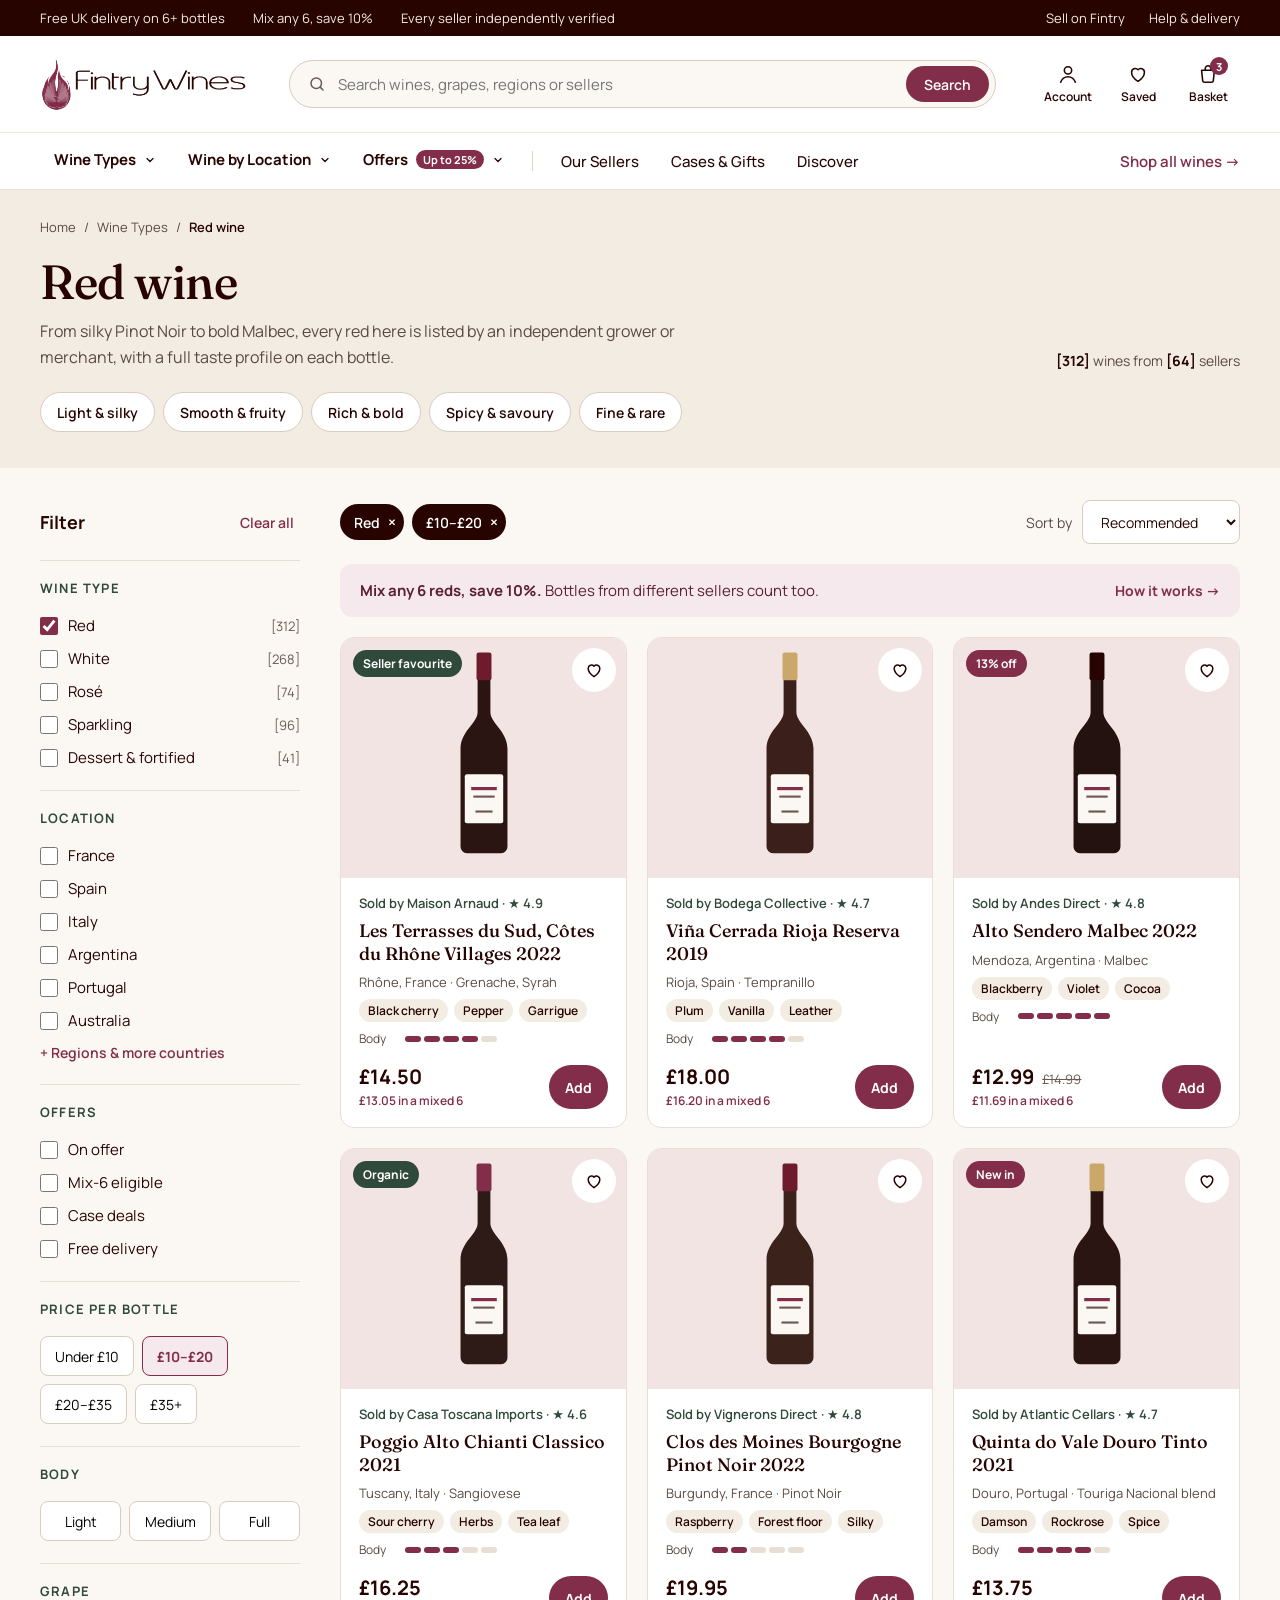
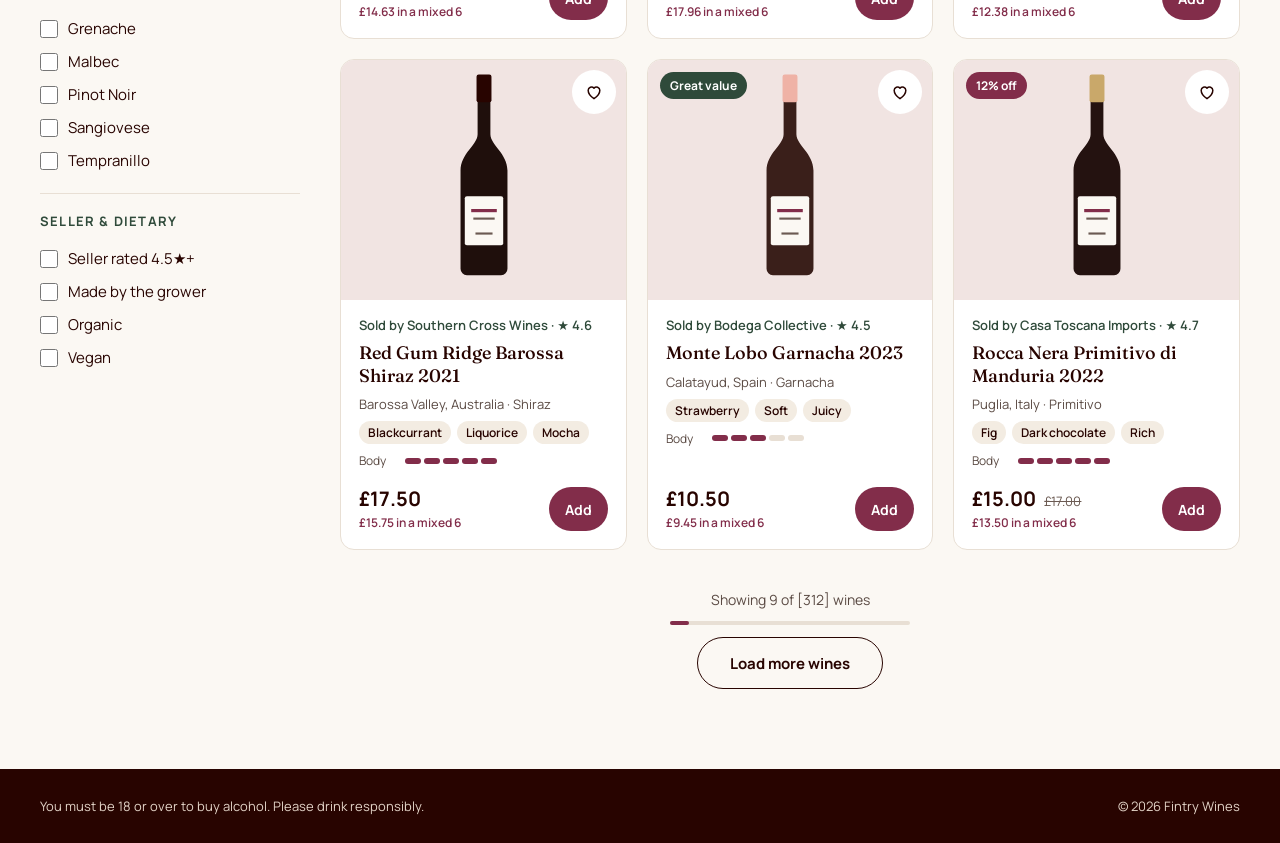
<file: shop.html>
<!doctype html>
<html lang="en-GB">
<head>
<meta charset="utf-8">
<meta name="viewport" content="width=device-width, initial-scale=1">
<meta name="robots" content="noindex, nofollow">
<title>Red wine — Fintry Wines</title>
<meta name="description" content="Red wines from independent sellers, with full taste profiles.">
<link rel="icon" type="image/png" href="[data-uri]">
<link rel="preconnect" href="https://fonts.googleapis.com">
<link rel="preconnect" href="https://fonts.gstatic.com" crossorigin>
<link href="https://fonts.googleapis.com/css2?family=Fraunces:opsz,wght@9..144,400;9..144,500;9..144,600&amp;family=Manrope:wght@400;500;600;700&amp;display=swap" rel="stylesheet">
<style>
/* Fintry Wines prototype styles */
*,*::before,*::after{box-sizing:border-box}
html{scroll-behavior:smooth}
body{margin:0;background:#FBF8F3;-webkit-font-smoothing:antialiased}
img{max-width:100%}
a{color:#280400;text-decoration:none}a:hover{color:#822d4a}
:focus-visible{outline:3px solid #822d4a;outline-offset:2px}
[hidden]{display:none !important}
input[type=checkbox]{accent-color:#822d4a;width:18px;height:18px;margin:0}
.fw-skip{position:absolute;left:-9999px;top:8px;z-index:100;padding:10px 16px;border-radius:8px;background:#280400;color:#fff}
.fw-skip:focus{left:8px;color:#fff}

/* Header */

@keyframes fwMenuIn{from{opacity:0;transform:translateY(-8px)}to{opacity:1;transform:none}}
.fw-menu{animation:fwMenuIn .28s cubic-bezier(.2,.7,.2,1) both}
.fw-menu a{transition:color .2s ease,transform .2s ease}
.fw-menu .fw-link:hover{transform:translateX(4px)}
.fw-logo img{transition:transform .3s ease}.fw-logo:hover img{transform:scale(1.03)}
.fw-tile{transition:transform .3s cubic-bezier(.2,.7,.2,1),box-shadow .3s ease,background-color .3s ease}
.fw-tile:hover{transform:translateY(-6px);box-shadow:0 18px 30px -16px rgba(40,4,0,.45)}
.fw-tile .fw-big{display:inline-block;transition:transform .35s cubic-bezier(.2,.7,.2,1)}
.fw-tile:hover .fw-big{transform:scale(1.06)}
.fw-tile .fw-go{display:inline-block;transition:transform .3s ease}
.fw-tile:hover .fw-go{transform:translateX(6px)}
.fw-nav-btn svg{transition:transform .25s ease}.fw-nav-btn[aria-expanded=true] svg:last-child{transform:rotate(180deg)}
/* Homepage */

@keyframes fwUp{from{opacity:0;transform:translateY(24px)}to{opacity:1;transform:none}}
@keyframes fwArch{from{opacity:0;transform:scale(.94) translateY(20px)}to{opacity:1;transform:none}}
@keyframes fwFloat{0%,100%{transform:translateY(0)}50%{transform:translateY(-10px)}}
@keyframes fwRise{from{opacity:0;transform:translateY(60px)}to{opacity:1;transform:none}}
@keyframes fwPulse{0%,100%{transform:scale(1)}50%{transform:scale(1.04)}}
.fw-up{animation:fwUp .8s cubic-bezier(.2,.7,.2,1) both}
.d1{animation-delay:.05s}.d2{animation-delay:.15s}.d3{animation-delay:.3s}.d4{animation-delay:.45s}.d5{animation-delay:.6s}
.fw-arch{animation:fwArch 1s cubic-bezier(.2,.7,.2,1) .2s both}
.fw-bottle{animation:fwRise .9s cubic-bezier(.2,.7,.2,1) both}
.fw-bottle svg{animation:fwFloat 6s ease-in-out infinite}
.b1{animation-delay:.5s}.b1 svg{animation-delay:1.4s}
.b2{animation-delay:.65s}.b2 svg{animation-delay:.6s}
.b3{animation-delay:.8s}.b3 svg{animation-delay:2.2s}
.fw-badge{animation:fwPulse 3.5s ease-in-out 1.6s infinite}
.fw-btn{transition:transform .25s ease,box-shadow .25s ease,background-color .25s ease}
.fw-btn:hover{transform:translateY(-2px);box-shadow:0 10px 20px -10px rgba(130,45,74,.6)}
/* Start with what you love */
.fw-card{transition:transform .35s cubic-bezier(.2,.7,.2,1),box-shadow .35s ease,border-color .35s ease}
.fw-card:hover{transform:translateY(-6px);box-shadow:0 24px 40px -24px rgba(40,4,0,.35);border-color:#D9CCBE}
.fw-type{transition:background-color .25s ease,box-shadow .25s ease,transform .25s ease}
.fw-type .fw-dot{transition:transform .35s cubic-bezier(.3,1.6,.5,1)}
.fw-type:hover{background-color:#FFFFFF;box-shadow:inset 0 0 0 1.5px #822d4a;transform:translateY(-2px)}
.fw-type:hover .fw-dot{transform:scale(1.25)}
.fw-row{transition:padding .25s ease,color .25s ease,background-color .25s ease}
.fw-row .fw-go{opacity:0;transform:translateX(-6px);transition:opacity .25s ease,transform .25s ease;color:#822d4a}
.fw-row:hover{padding-left:10px;background-color:#FBF8F3}
.fw-row:hover .fw-go{opacity:1;transform:none}
/* Offers */
.fw-offer{position:relative;overflow:hidden;transition:transform .3s cubic-bezier(.2,.7,.2,1),background-color .3s ease,box-shadow .3s ease}
.fw-offer::after{content:"";position:absolute;inset:0;background:linear-gradient(110deg,transparent 30%,rgba(255,255,255,.14) 50%,transparent 70%);transform:translateX(-120%);transition:transform .7s ease}
.fw-offer:hover{transform:translateX(6px);box-shadow:0 14px 24px -14px rgba(0,0,0,.6)}
.fw-offer:hover::after{transform:translateX(120%)}
.fw-offer .fw-go{display:inline-block;transition:transform .3s ease}
.fw-offer:hover .fw-go{transform:translateX(6px)}
.fw-offer-dark:hover{background-color:#4A1E17 !important}
/* Product cards */
.fw-product{transition:transform .35s cubic-bezier(.2,.7,.2,1),box-shadow .35s ease}
.fw-product:hover{transform:translateY(-6px);box-shadow:0 24px 40px -24px rgba(40,4,0,.35)}
.fw-product .fw-shot svg{transition:transform .5s cubic-bezier(.2,.7,.2,1)}
.fw-product:hover .fw-shot svg{transform:translateY(-8px) rotate(-3deg)}
/* Travel by the glass */
.fw-place{transition:transform .35s cubic-bezier(.2,.7,.2,1),box-shadow .35s ease}
.fw-place .fw-flag{transition:transform .4s cubic-bezier(.3,1.6,.5,1)}
.fw-place:hover{transform:translateY(-6px);box-shadow:0 20px 34px -20px rgba(40,4,0,.5)}
.fw-place:hover .fw-flag{transform:rotate(-6deg) scale(1.12)}
.fw-place .fw-go{display:inline-block;transition:transform .3s ease}
.fw-place:hover .fw-go{transform:translateX(6px)}
@supports (animation-timeline: view()){
.fw-reveal{animation:fwUp linear both;animation-timeline:view();animation-range:entry 0% entry 40%}
}

/* Header menu buttons: open state */
.fw-nav-btn:hover{color:#822d4a !important}
.fw-nav-btn[aria-expanded=true]{color:#822d4a !important;border-bottom-color:#822d4a !important}

/* Bestseller tabs */
.fw-tab{height:44px;padding:0 18px;border-radius:999px;font:inherit;font-size:14px;font-weight:600;cursor:pointer;background:#fff;color:#280400;border:1px solid #D9CCBE;transition:background-color .2s ease,color .2s ease,border-color .2s ease}
.fw-tab:hover{border-color:#280400}
.fw-tab[aria-selected=true]{background:#280400;color:#fff;border-color:#280400}
#bestsellers .fw-product{animation:fwUp .5s cubic-bezier(.2,.7,.2,1) both}

/* Save (heart) buttons */
[data-save] svg path{transition:fill .2s ease,stroke .2s ease}
[data-save][aria-pressed=true] svg path{fill:#822d4a;stroke:#822d4a}
[data-save]:hover{transform:scale(1.06)}
[data-save]{transition:transform .2s ease}

/* Shop product cards hover (same as homepage) */
.fw-product{transition:transform .35s cubic-bezier(.2,.7,.2,1),box-shadow .35s ease}
.fw-product:hover{transform:translateY(-6px);box-shadow:0 24px 40px -24px rgba(40,4,0,.35)}
.fw-chip{display:inline-flex;align-items:center;gap:8px;height:36px;padding:0 12px 0 14px;border-radius:999px;border:0;background:#280400;color:#fff;font:inherit;font-size:14px;font-weight:600;cursor:pointer;animation:fwUp .25s ease both}
.fw-chip:hover{background:#822d4a}
.fw-filters-toggle{display:none}

/* Product purchase options */
.fw-opt{display:flex;justify-content:space-between;align-items:center;gap:12px;width:100%;min-height:68px;padding:12px 18px;border-radius:12px;font:inherit;color:#280400;text-align:left;cursor:pointer;background:#fff;border:1px solid #D9CCBE;transition:border-color .2s ease,background-color .2s ease}
.fw-opt:hover{border-color:#822d4a}
.fw-opt[aria-pressed=true]{background:#F6E9ED;border:2px solid #822d4a;padding:11px 17px}
.fw-radio{width:18px;height:18px;border-radius:9px;border:2px solid #A3958B;background:#fff;transition:border-width .2s ease,border-color .2s ease}
.fw-opt[aria-pressed=true] .fw-radio{border:6px solid #822d4a}
#add-to-basket{transition:transform .2s ease,box-shadow .2s ease}
#add-to-basket:hover{transform:translateY(-2px);box-shadow:0 10px 20px -10px rgba(130,45,74,.6)}

/* Basket badge + toast */
@keyframes fwBump{0%{transform:scale(1)}40%{transform:scale(1.35)}100%{transform:scale(1)}}
#basket-count.bump{animation:fwBump .4s ease}
.fw-toast{position:fixed;left:50%;bottom:24px;z-index:200;transform:translate(-50%,20px);opacity:0;pointer-events:none;padding:14px 22px;border-radius:999px;background:#280400;color:#fff;font-family:Manrope,system-ui,sans-serif;font-size:15px;font-weight:600;box-shadow:0 16px 30px -12px rgba(40,4,0,.5);transition:opacity .3s ease,transform .3s ease}
.fw-toast.show{opacity:1;transform:translate(-50%,0)}

/* Prototype ribbon */
.fw-proto{position:fixed;right:16px;bottom:16px;z-index:150;padding:6px 12px;border-radius:999px;background:#2F4A3A;color:#fff;font:600 12px Manrope,system-ui,sans-serif;letter-spacing:.5px}

/* Responsive */
@media (max-width: 1000px){
  .fw-menu > div{grid-template-columns:repeat(2,minmax(0,1fr)) !important}
}
@media (max-width: 700px){
  [style*="max-width: 1360px"]{padding-left:20px !important;padding-right:20px !important}
  .fw-menu > div{grid-template-columns:1fr !important;max-height:70vh;overflow:auto}
  h1{font-size:38px !important;line-height:1.1 !important}
  h2{font-size:30px !important}
  .fw-arch{height:400px !important}
  .fw-arch svg{max-height:260px}
  [style*="height: 620px"]{height:440px !important}
  [style*="height: 620px"] svg{height:360px}
  .fw-filters{max-width:none !important;flex-basis:100% !important}
  .fw-filters-toggle{display:inline-flex;align-items:center;min-height:44px;padding:0 16px;border-radius:999px;border:1px solid #D9CCBE;background:#fff;font:inherit;font-size:14px;font-weight:700;color:#280400;cursor:pointer}
  .fw-filters:not(.open) fieldset{display:none}
  .fw-filters:not(.open) #clear-filters{display:none}
}
@media (prefers-reduced-motion: reduce){*,*::before,*::after{animation:none !important;transition:none !important;scroll-behavior:auto !important}}

</style>
</head>
<body>
<a class="fw-skip" href="#main-content">Skip to content</a>
<div style="font-family: Manrope, system-ui, sans-serif; color: #280400; background: #FBF8F3">

  <header style="position: relative; z-index: 20; font-family: Manrope, system-ui, sans-serif; color: #280400; background: #FFFFFF; border-bottom: 1px solid #E8DFD4">

  <!-- Utility bar -->
  <div style="background: #280400; color: #F5EDE3; font-size: 13px">
    <div style="max-width: 1360px; margin: 0 auto; padding: 9px 40px; display: flex; flex-wrap: wrap; gap: 8px 28px; align-items: center; justify-content: space-between">
      <div style="display: flex; flex-wrap: wrap; gap: 8px 28px">
        <span>Free UK delivery on 6+ bottles</span>
        <span>Mix any 6, save 10%</span>
        <span>Every seller independently verified</span>
      </div>
      <div style="display: flex; gap: 24px">
        <a href="#" style="color: #F5EDE3">Sell on Fintry</a>
        <a href="#" style="color: #F5EDE3">Help &amp; delivery</a>
      </div>
    </div>
  </div>

  <!-- Logo, search, account -->
  <div style="max-width: 1360px; margin: 0 auto; padding: 20px 40px; display: flex; flex-wrap: wrap; gap: 20px 40px; align-items: center">
    <a href="index.html" class="fw-logo" style="display: flex; align-items: center">
      <img src="[data-uri]" alt="Fintry Wines home" style="display: block; height: 56px; width: auto">
    </a>
    <form role="search" style="flex: 1 1 300px; min-width: 0; display: flex; align-items: center; gap: 10px; height: 48px; padding: 0 6px 0 18px; border: 1px solid #D9CCBE; border-radius: 999px; background: #FBF8F3" action="shop.html">
      <svg width="18" height="18" viewBox="0 0 24 24" fill="none" stroke="#6B5A52" stroke-width="2" stroke-linecap="round" aria-hidden="true"><circle cx="11" cy="11" r="7"></circle><path d="M20 20l-3.5-3.5"></path></svg>
      <label for="site-search" style="position: absolute; width: 1px; height: 1px; overflow: hidden; clip: rect(0 0 0 0)">Search</label>
      <input id="site-search" name="q" type="search" placeholder="Search wines, grapes, regions or sellers" style="flex: 1; min-width: 0; border: 0; background: transparent; font: inherit; font-size: 15px; color: #280400; outline: none">
      <button type="submit" style="height: 36px; padding: 0 18px; border: 0; border-radius: 999px; background: #822d4a; color: #FFFFFF; font: inherit; font-size: 14px; font-weight: 600; cursor: pointer">Search</button>
    </form>
    <nav aria-label="Account" style="display: flex; gap: 6px; align-items: center">
      <a href="#" style="display: flex; flex-direction: column; align-items: center; gap: 3px; min-width: 64px; padding: 6px; font-size: 12px; font-weight: 600">
        <svg width="22" height="22" viewBox="0 0 24 24" fill="none" stroke="currentColor" stroke-width="1.7" stroke-linecap="round" aria-hidden="true"><circle cx="12" cy="8" r="4"></circle><path d="M4 21c1.5-4 4.5-6 8-6s6.5 2 8 6"></path></svg>
        Account
      </a>
      <a href="#" style="display: flex; flex-direction: column; align-items: center; gap: 3px; min-width: 64px; padding: 6px; font-size: 12px; font-weight: 600">
        <svg width="22" height="22" viewBox="0 0 24 24" fill="none" stroke="currentColor" stroke-width="1.7" stroke-linejoin="round" aria-hidden="true"><path d="M12 20s-7-4.5-7-10a4 4 0 0 1 7-2.6A4 4 0 0 1 19 10c0 5.5-7 10-7 10z"></path></svg>
        Saved
      </a>
      <a href="#" style="position: relative; display: flex; flex-direction: column; align-items: center; gap: 3px; min-width: 64px; padding: 6px; font-size: 12px; font-weight: 600">
        <svg width="22" height="22" viewBox="0 0 24 24" fill="none" stroke="currentColor" stroke-width="1.7" stroke-linecap="round" stroke-linejoin="round" aria-hidden="true"><path d="M5 8h14l-1.2 11.2a2 2 0 0 1-2 1.8H8.2a2 2 0 0 1-2-1.8z"></path><path d="M9 8V6a3 3 0 0 1 6 0v2"></path></svg>
        Basket
        <span id="basket-count" style="position: absolute; top: 0; right: 12px; min-width: 18px; height: 18px; border-radius: 9px; background: #822d4a; color: #FFFFFF; font-size: 11px; font-weight: 700; display: flex; align-items: center; justify-content: center">3</span>
      </a>
    </nav>
  </div>

  <!-- Primary navigation -->
  <nav aria-label="Shop" style="border-top: 1px solid #EFE7DC">
    <div style="max-width: 1360px; margin: 0 auto; padding: 0 40px; display: flex; flex-wrap: wrap; align-items: center; gap: 4px 4px">
      <button type="button" class="fw-nav-btn" aria-expanded="false" aria-controls="menu-types" data-menu="types" style="display: flex; align-items: center; gap: 8px; padding: 16px 14px; border: 0; background: transparent; font: inherit; font-size: 15px; font-weight: 700; color: #280400; cursor: pointer; border-bottom: 3px solid transparent">
        Wine Types
        <svg width="12" height="12" viewBox="0 0 24 24" fill="none" stroke="currentColor" stroke-width="2.5" stroke-linecap="round" aria-hidden="true"><path d="M6 9l6 6 6-6"></path></svg>
      </button>
      <button type="button" class="fw-nav-btn" aria-expanded="false" aria-controls="menu-location" data-menu="location" style="display: flex; align-items: center; gap: 8px; padding: 16px 14px; border: 0; background: transparent; font: inherit; font-size: 15px; font-weight: 700; color: #280400; cursor: pointer; border-bottom: 3px solid transparent">
        Wine by Location
        <svg width="12" height="12" viewBox="0 0 24 24" fill="none" stroke="currentColor" stroke-width="2.5" stroke-linecap="round" aria-hidden="true"><path d="M6 9l6 6 6-6"></path></svg>
      </button>
      <button type="button" class="fw-nav-btn" aria-expanded="false" aria-controls="menu-offers" data-menu="offers" style="display: flex; align-items: center; gap: 8px; padding: 16px 14px; border: 0; background: transparent; font: inherit; font-size: 15px; font-weight: 700; color: #280400; cursor: pointer; border-bottom: 3px solid transparent">
        Offers
        <span style="padding: 2px 7px; border-radius: 999px; background: #822d4a; color: #FFFFFF; font-size: 11px; font-weight: 700">Up to 25%</span>
        <svg width="12" height="12" viewBox="0 0 24 24" fill="none" stroke="currentColor" stroke-width="2.5" stroke-linecap="round" aria-hidden="true"><path d="M6 9l6 6 6-6"></path></svg>
      </button>
      <span aria-hidden="true" style="width: 1px; height: 20px; background: #E0D5C8; margin: 0 10px"></span>
      <a href="#" style="padding: 16px 14px; font-size: 15px; font-weight: 500">Our Sellers</a>
      <a href="#" style="padding: 16px 14px; font-size: 15px; font-weight: 500">Cases &amp; Gifts</a>
      <a href="#" style="padding: 16px 14px; font-size: 15px; font-weight: 500">Discover</a>
      <a href="shop.html" style="margin-left: auto; padding: 16px 0; font-size: 15px; font-weight: 600; color: #822d4a">Shop all wines →</a>
    </div>
  </nav>

  <!-- Mega menu: Wine Types -->
  <div id="menu-types" hidden class="fw-menu" style="position: absolute; left: 0; right: 0; top: 100%; background: #FFFFFF; border-top: 1px solid #E8DFD4; border-bottom: 1px solid #E8DFD4; box-shadow: 0 24px 40px -24px rgba(40,4,0,0.25)">
      <div style="max-width: 1360px; margin: 0 auto; padding: 32px 40px 40px; display: grid; grid-template-columns: repeat(4, minmax(0, 1fr)); gap: 32px">
        <div style="display: flex; flex-direction: column; gap: 4px">
          <span style="font-size: 12px; font-weight: 700; letter-spacing: 1.5px; color: #6B5A52; margin-bottom: 8px">BY COLOUR</span>
          <a href="shop.html" class="fw-link" style="display: flex; align-items: center; gap: 10px; padding: 7px 0; font-size: 15px"><span style="width: 12px; height: 12px; border-radius: 6px; background: #6E1B2E"></span>Red wine</a>
          <a href="shop.html" class="fw-link" style="display: flex; align-items: center; gap: 10px; padding: 7px 0; font-size: 15px"><span style="width: 12px; height: 12px; border-radius: 6px; background: #E9D88F"></span>White wine</a>
          <a href="shop.html" class="fw-link" style="display: flex; align-items: center; gap: 10px; padding: 7px 0; font-size: 15px"><span style="width: 12px; height: 12px; border-radius: 6px; background: #EFB2A6"></span>Rosé</a>
          <a href="shop.html" class="fw-link" style="display: flex; align-items: center; gap: 10px; padding: 7px 0; font-size: 15px"><span style="width: 12px; height: 12px; border-radius: 6px; background: #F3E6BE; border: 1px solid #D9C88F"></span>Sparkling &amp; Champagne</a>
          <a href="shop.html" class="fw-link" style="display: flex; align-items: center; gap: 10px; padding: 7px 0; font-size: 15px"><span style="width: 12px; height: 12px; border-radius: 6px; background: #D98C3A"></span>Orange wine</a>
          <a href="shop.html" class="fw-link" style="display: flex; align-items: center; gap: 10px; padding: 7px 0; font-size: 15px"><span style="width: 12px; height: 12px; border-radius: 6px; background: #8A4A1C"></span>Dessert &amp; fortified</a>
        </div>
        <div style="display: flex; flex-direction: column; gap: 4px">
          <span style="font-size: 12px; font-weight: 700; letter-spacing: 1.5px; color: #6B5A52; margin-bottom: 8px">BY STYLE</span>
          <a href="shop.html" class="fw-link" style="padding: 7px 0; font-size: 15px">Light &amp; fruity</a>
          <a href="shop.html" class="fw-link" style="padding: 7px 0; font-size: 15px">Rich &amp; full-bodied</a>
          <a href="shop.html" class="fw-link" style="padding: 7px 0; font-size: 15px">Crisp &amp; dry</a>
          <a href="shop.html" class="fw-link" style="padding: 7px 0; font-size: 15px">Aromatic &amp; floral</a>
          <a href="shop.html" class="fw-link" style="padding: 7px 0; font-size: 15px">Organic &amp; natural</a>
          <a href="shop.html" class="fw-link" style="padding: 7px 0; font-size: 15px">Low &amp; no alcohol</a>
        </div>
        <div style="display: flex; flex-direction: column; gap: 4px">
          <span style="font-size: 12px; font-weight: 700; letter-spacing: 1.5px; color: #6B5A52; margin-bottom: 8px">BY GRAPE</span>
          <a href="shop.html" class="fw-link" style="padding: 7px 0; font-size: 15px">Pinot Noir</a>
          <a href="shop.html" class="fw-link" style="padding: 7px 0; font-size: 15px">Malbec</a>
          <a href="shop.html" class="fw-link" style="padding: 7px 0; font-size: 15px">Tempranillo</a>
          <a href="shop.html" class="fw-link" style="padding: 7px 0; font-size: 15px">Sauvignon Blanc</a>
          <a href="shop.html" class="fw-link" style="padding: 7px 0; font-size: 15px">Chardonnay</a>
          <a href="shop.html" class="fw-link" style="padding: 7px 0; font-size: 15px; font-weight: 600; color: #822d4a">All grapes →</a>
        </div>
        <a href="shop.html" class="fw-tile" style="display: flex; flex-direction: column; justify-content: flex-end; gap: 8px; min-height: 240px; padding: 24px; border-radius: 12px; background: #2F4A3A; color: #F5EDE3">
          <span style="font-size: 12px; font-weight: 700; letter-spacing: 1.5px; color: #CFE0D3">NEW THIS MONTH</span>
          <span style="font-family: Fraunces, Georgia, serif; font-size: 26px; line-height: 1.15; color: #FFFFFF">Winter reds from small growers</span>
          <span style="font-size: 14px; font-weight: 600; color: #FFFFFF">Explore the edit <span class="fw-go">→</span></span>
        </a>
      </div>
    </div>

  <!-- Mega menu: Wine by Location -->
  <div id="menu-location" hidden class="fw-menu" style="position: absolute; left: 0; right: 0; top: 100%; background: #FFFFFF; border-top: 1px solid #E8DFD4; border-bottom: 1px solid #E8DFD4; box-shadow: 0 24px 40px -24px rgba(40,4,0,0.25)">
      <div style="max-width: 1360px; margin: 0 auto; padding: 32px 40px 40px; display: grid; grid-template-columns: repeat(4, minmax(0, 1fr)); gap: 32px">
        <div style="display: flex; flex-direction: column; gap: 4px">
          <span style="font-size: 12px; font-weight: 700; letter-spacing: 1.5px; color: #6B5A52; margin-bottom: 8px">EUROPE</span>
          <a href="shop.html" class="fw-link" style="padding: 7px 0; font-size: 15px">France</a>
          <a href="shop.html" class="fw-link" style="padding: 7px 0; font-size: 15px">Italy</a>
          <a href="shop.html" class="fw-link" style="padding: 7px 0; font-size: 15px">Spain</a>
          <a href="shop.html" class="fw-link" style="padding: 7px 0; font-size: 15px">Portugal</a>
          <a href="shop.html" class="fw-link" style="padding: 7px 0; font-size: 15px">Germany &amp; Austria</a>
          <a href="shop.html" class="fw-link" style="padding: 7px 0; font-size: 15px">England &amp; Wales</a>
        </div>
        <div style="display: flex; flex-direction: column; gap: 4px">
          <span style="font-size: 12px; font-weight: 700; letter-spacing: 1.5px; color: #6B5A52; margin-bottom: 8px">REST OF THE WORLD</span>
          <a href="shop.html" class="fw-link" style="padding: 7px 0; font-size: 15px">Australia</a>
          <a href="shop.html" class="fw-link" style="padding: 7px 0; font-size: 15px">New Zealand</a>
          <a href="shop.html" class="fw-link" style="padding: 7px 0; font-size: 15px">South Africa</a>
          <a href="shop.html" class="fw-link" style="padding: 7px 0; font-size: 15px">Chile</a>
          <a href="shop.html" class="fw-link" style="padding: 7px 0; font-size: 15px">Argentina</a>
          <a href="shop.html" class="fw-link" style="padding: 7px 0; font-size: 15px">USA</a>
        </div>
        <div style="display: flex; flex-direction: column; gap: 4px">
          <span style="font-size: 12px; font-weight: 700; letter-spacing: 1.5px; color: #6B5A52; margin-bottom: 8px">FAMOUS REGIONS</span>
          <a href="shop.html" class="fw-link" style="padding: 7px 0; font-size: 15px">Bordeaux</a>
          <a href="shop.html" class="fw-link" style="padding: 7px 0; font-size: 15px">Burgundy</a>
          <a href="shop.html" class="fw-link" style="padding: 7px 0; font-size: 15px">Rioja</a>
          <a href="shop.html" class="fw-link" style="padding: 7px 0; font-size: 15px">Tuscany</a>
          <a href="shop.html" class="fw-link" style="padding: 7px 0; font-size: 15px">Marlborough</a>
          <a href="shop.html" class="fw-link" style="padding: 7px 0; font-size: 15px; font-weight: 600; color: #822d4a">All regions →</a>
        </div>
        <a href="shop.html" class="fw-tile" style="display: flex; flex-direction: column; justify-content: space-between; gap: 8px; min-height: 240px; padding: 24px; border-radius: 12px; background: #F3ECE2; color: #280400">
          <svg width="100%" height="110" viewBox="0 0 220 110" fill="none" stroke="#822d4a" stroke-width="1.4" aria-hidden="true"><path d="M20 70c18-22 38-30 60-24s40 2 56-14 40-18 64-6"></path><path d="M10 88c26-10 50-8 74 0s52 6 76-6 40-10 50-6" stroke="#2F4A3A"></path><circle cx="80" cy="46" r="4" fill="#822d4a"></circle><circle cx="150" cy="30" r="4" fill="#822d4a"></circle><circle cx="58" cy="82" r="4" fill="#2F4A3A" stroke="#2F4A3A"></circle></svg>
          <span style="font-family: Fraunces, Georgia, serif; font-size: 24px; line-height: 1.15">Explore by map</span>
          <span style="font-size: 14px; font-weight: 600; color: #822d4a">Find wines near any vineyard <span class="fw-go">→</span></span>
        </a>
      </div>
    </div>

  <!-- Mega menu: Offers -->
  <div id="menu-offers" hidden class="fw-menu" style="position: absolute; left: 0; right: 0; top: 100%; background: #FFFFFF; border-top: 1px solid #E8DFD4; border-bottom: 1px solid #E8DFD4; box-shadow: 0 24px 40px -24px rgba(40,4,0,0.25)">
      <div style="max-width: 1360px; margin: 0 auto; padding: 32px 40px 40px; display: grid; grid-template-columns: repeat(4, minmax(0, 1fr)); gap: 20px">
        <a href="shop.html" class="fw-tile" style="display: flex; flex-direction: column; gap: 10px; padding: 24px; border-radius: 12px; background: #822d4a; color: #FFFFFF; min-height: 200px; justify-content: space-between">
          <span class="fw-big" style="font-family: Fraunces, Georgia, serif; font-size: 44px; line-height: 1">10% off</span>
          <span style="font-size: 16px; font-weight: 600">Mix any 6 bottles</span>
          <span style="font-size: 14px; color: #F3D9E0">From any seller, applied in basket</span>
        </a>
        <a href="shop.html" class="fw-tile" style="display: flex; flex-direction: column; gap: 10px; padding: 24px; border-radius: 12px; background: #F3ECE2; min-height: 200px; justify-content: space-between">
          <span class="fw-big" style="font-family: Fraunces, Georgia, serif; font-size: 44px; line-height: 1; color: #822d4a">Under £10</span>
          <span style="font-size: 16px; font-weight: 600">Everyday favourites</span>
          <span style="font-size: 14px; color: #6B5A52">Great value, chosen by our buyers</span>
        </a>
        <a href="shop.html" class="fw-tile" style="display: flex; flex-direction: column; gap: 10px; padding: 24px; border-radius: 12px; background: #F3ECE2; min-height: 200px; justify-content: space-between">
          <span class="fw-big" style="font-family: Fraunces, Georgia, serif; font-size: 44px; line-height: 1; color: #2F4A3A">Cases</span>
          <span style="font-size: 16px; font-weight: 600">Mixed &amp; single-wine cases</span>
          <span style="font-size: 14px; color: #6B5A52">Save up to 25% on 12 bottles</span>
        </a>
        <div style="display: flex; flex-direction: column; gap: 4px; padding-left: 8px">
          <span style="font-size: 12px; font-weight: 700; letter-spacing: 1.5px; color: #6B5A52; margin-bottom: 8px">MORE OFFERS</span>
          <a href="shop.html" class="fw-link" style="padding: 7px 0; font-size: 15px">Bin ends &amp; last bottles</a>
          <a href="shop.html" class="fw-link" style="padding: 7px 0; font-size: 15px">Seller of the month</a>
          <a href="shop.html" class="fw-link" style="padding: 7px 0; font-size: 15px">Free delivery wines</a>
          <a href="shop.html" class="fw-link" style="padding: 7px 0; font-size: 15px">Member prices</a>
          <a href="shop.html" class="fw-link" style="padding: 7px 0; font-size: 15px; font-weight: 600; color: #822d4a">All offers →</a>
        </div>
      </div>
    </div>
</header>

  <!-- Page intro -->
  <section style="background: #F3ECE2">
    <div style="max-width: 1360px; margin: 0 auto; padding: 28px 40px 36px; display: flex; flex-direction: column; gap: 16px">
      <nav aria-label="Breadcrumb" style="display: flex; flex-wrap: wrap; gap: 8px; font-size: 13px; color: #5A4A43">
        <a href="index.html" style="color: #5A4A43">Home</a><span aria-hidden="true">/</span><a href="#" style="color: #5A4A43">Wine Types</a><span aria-hidden="true">/</span><span style="color: #280400; font-weight: 600">Red wine</span>
      </nav>
      <div style="display: flex; flex-wrap: wrap; justify-content: space-between; align-items: flex-end; gap: 16px">
        <div style="display: flex; flex-direction: column; gap: 8px; max-width: 680px">
          <h1 style="margin: 0; font-family: Fraunces, Georgia, serif; font-weight: 500; font-size: 48px; letter-spacing: -0.5px">Red wine</h1>
          <p style="margin: 0; font-size: 16px; line-height: 1.6; color: #5A4A43">From silky Pinot Noir to bold Malbec, every red here is listed by an independent grower or merchant, with a full taste profile on each bottle.</p>
        </div>
        <span style="font-size: 14px; color: #5A4A43"><strong style="color: #280400">[312]</strong> wines from <strong style="color: #280400">[64]</strong> sellers</span>
      </div>
      <div style="display: flex; flex-wrap: wrap; gap: 8px; padding-top: 6px">
        <a href="#" style="display: inline-flex; align-items: center; height: 40px; padding: 0 16px; border-radius: 999px; background: #FFFFFF; border: 1px solid #D9CCBE; font-size: 14px; font-weight: 600">Light &amp; silky</a>
        <a href="#" style="display: inline-flex; align-items: center; height: 40px; padding: 0 16px; border-radius: 999px; background: #FFFFFF; border: 1px solid #D9CCBE; font-size: 14px; font-weight: 600">Smooth &amp; fruity</a>
        <a href="#" style="display: inline-flex; align-items: center; height: 40px; padding: 0 16px; border-radius: 999px; background: #FFFFFF; border: 1px solid #D9CCBE; font-size: 14px; font-weight: 600">Rich &amp; bold</a>
        <a href="#" style="display: inline-flex; align-items: center; height: 40px; padding: 0 16px; border-radius: 999px; background: #FFFFFF; border: 1px solid #D9CCBE; font-size: 14px; font-weight: 600">Spicy &amp; savoury</a>
        <a href="#" style="display: inline-flex; align-items: center; height: 40px; padding: 0 16px; border-radius: 999px; background: #FFFFFF; border: 1px solid #D9CCBE; font-size: 14px; font-weight: 600">Fine &amp; rare</a>
      </div>
    </div>
  </section>

  <div style="max-width: 1360px; margin: 0 auto; padding: 32px 40px 80px; display: flex; flex-wrap: wrap; gap: 40px; align-items: flex-start">

    <!-- FILTER SIDEBAR -->
    <aside id="filters" aria-label="Filters" class="fw-filters" style="flex: 1 1 260px; max-width: 300px; display: flex; flex-direction: column; gap: 4px">
      <div style="display: flex; justify-content: space-between; align-items: center; padding-bottom: 12px">
        <h2 style="margin: 0; font-size: 18px; font-weight: 700">Filter</h2>
        <button type="button" id="filters-toggle" class="fw-filters-toggle" aria-expanded="false" aria-controls="filters">Show filters</button>
        <button type="button" id="clear-filters" style="border: 0; background: transparent; font: inherit; font-size: 14px; font-weight: 600; color: #822d4a; cursor: pointer; min-height: 44px">Clear all</button>
      </div>

      <fieldset style="border: 0; border-top: 1px solid #E8DFD4; margin: 0; padding: 18px 0; display: flex; flex-direction: column; gap: 12px">
        <legend style="float: left; width: 100%; padding: 0 0 6px; font-size: 13px; font-weight: 700; letter-spacing: 1.2px; color: #2F4A3A">WINE TYPE</legend>
        <label style="display: flex; align-items: center; gap: 10px; font-size: 15px"><input type="checkbox" checked="checked"> Red <span style="margin-left: auto; font-size: 13px; color: #6B5A52">[312]</span></label>
        <label style="display: flex; align-items: center; gap: 10px; font-size: 15px"><input type="checkbox"> White <span style="margin-left: auto; font-size: 13px; color: #6B5A52">[268]</span></label>
        <label style="display: flex; align-items: center; gap: 10px; font-size: 15px"><input type="checkbox"> Rosé <span style="margin-left: auto; font-size: 13px; color: #6B5A52">[74]</span></label>
        <label style="display: flex; align-items: center; gap: 10px; font-size: 15px"><input type="checkbox"> Sparkling <span style="margin-left: auto; font-size: 13px; color: #6B5A52">[96]</span></label>
        <label style="display: flex; align-items: center; gap: 10px; font-size: 15px"><input type="checkbox"> Dessert &amp; fortified <span style="margin-left: auto; font-size: 13px; color: #6B5A52">[41]</span></label>
      </fieldset>

      <fieldset style="border: 0; border-top: 1px solid #E8DFD4; margin: 0; padding: 18px 0; display: flex; flex-direction: column; gap: 12px">
        <legend style="float: left; width: 100%; padding: 0 0 6px; font-size: 13px; font-weight: 700; letter-spacing: 1.2px; color: #2F4A3A">LOCATION</legend>
        
          <label style="display: flex; align-items: center; gap: 10px; font-size: 15px"><input type="checkbox" data-country="France"> France</label>
        
          <label style="display: flex; align-items: center; gap: 10px; font-size: 15px"><input type="checkbox" data-country="Spain"> Spain</label>
        
          <label style="display: flex; align-items: center; gap: 10px; font-size: 15px"><input type="checkbox" data-country="Italy"> Italy</label>
        
          <label style="display: flex; align-items: center; gap: 10px; font-size: 15px"><input type="checkbox" data-country="Argentina"> Argentina</label>
        
          <label style="display: flex; align-items: center; gap: 10px; font-size: 15px"><input type="checkbox" data-country="Portugal"> Portugal</label>
        
          <label style="display: flex; align-items: center; gap: 10px; font-size: 15px"><input type="checkbox" data-country="Australia"> Australia</label>
        
        <a href="#" style="font-size: 14px; font-weight: 600; color: #822d4a">+ Regions &amp; more countries</a>
      </fieldset>

      <fieldset style="border: 0; border-top: 1px solid #E8DFD4; margin: 0; padding: 18px 0; display: flex; flex-direction: column; gap: 12px">
        <legend style="float: left; width: 100%; padding: 0 0 6px; font-size: 13px; font-weight: 700; letter-spacing: 1.2px; color: #2F4A3A">OFFERS</legend>
        <label style="display: flex; align-items: center; gap: 10px; font-size: 15px"><input type="checkbox"> On offer</label>
        <label style="display: flex; align-items: center; gap: 10px; font-size: 15px"><input type="checkbox"> Mix-6 eligible</label>
        <label style="display: flex; align-items: center; gap: 10px; font-size: 15px"><input type="checkbox"> Case deals</label>
        <label style="display: flex; align-items: center; gap: 10px; font-size: 15px"><input type="checkbox"> Free delivery</label>
      </fieldset>

      <fieldset style="border: 0; border-top: 1px solid #E8DFD4; margin: 0; padding: 18px 0; display: flex; flex-direction: column; gap: 12px">
        <legend style="float: left; width: 100%; padding: 0 0 6px; font-size: 13px; font-weight: 700; letter-spacing: 1.2px; color: #2F4A3A">PRICE PER BOTTLE</legend>
        <div style="display: flex; flex-wrap: wrap; gap: 8px">
          <button type="button" style="height: 40px; padding: 0 14px; border-radius: 8px; border: 1px solid #D9CCBE; background: #FFFFFF; font: inherit; font-size: 14px; cursor: pointer">Under £10</button>
          <button type="button" style="height: 40px; padding: 0 14px; border-radius: 8px; border: 1.5px solid #822d4a; background: #F6E9ED; color: #822d4a; font: inherit; font-size: 14px; font-weight: 700; cursor: pointer">£10–£20</button>
          <button type="button" style="height: 40px; padding: 0 14px; border-radius: 8px; border: 1px solid #D9CCBE; background: #FFFFFF; font: inherit; font-size: 14px; cursor: pointer">£20–£35</button>
          <button type="button" style="height: 40px; padding: 0 14px; border-radius: 8px; border: 1px solid #D9CCBE; background: #FFFFFF; font: inherit; font-size: 14px; cursor: pointer">£35+</button>
        </div>
      </fieldset>

      <fieldset style="border: 0; border-top: 1px solid #E8DFD4; margin: 0; padding: 18px 0; display: flex; flex-direction: column; gap: 12px">
        <legend style="float: left; width: 100%; padding: 0 0 6px; font-size: 13px; font-weight: 700; letter-spacing: 1.2px; color: #2F4A3A">BODY</legend>
        <div style="display: grid; grid-template-columns: repeat(3, minmax(0, 1fr)); gap: 8px">
          <button type="button" style="height: 40px; border-radius: 8px; border: 1px solid #D9CCBE; background: #FFFFFF; font: inherit; font-size: 14px; cursor: pointer">Light</button>
          <button type="button" style="height: 40px; border-radius: 8px; border: 1px solid #D9CCBE; background: #FFFFFF; font: inherit; font-size: 14px; cursor: pointer">Medium</button>
          <button type="button" style="height: 40px; border-radius: 8px; border: 1px solid #D9CCBE; background: #FFFFFF; font: inherit; font-size: 14px; cursor: pointer">Full</button>
        </div>
      </fieldset>

      <fieldset style="border: 0; border-top: 1px solid #E8DFD4; margin: 0; padding: 18px 0; display: flex; flex-direction: column; gap: 12px">
        <legend style="float: left; width: 100%; padding: 0 0 6px; font-size: 13px; font-weight: 700; letter-spacing: 1.2px; color: #2F4A3A">GRAPE</legend>
        <label style="display: flex; align-items: center; gap: 10px; font-size: 15px"><input type="checkbox"> Grenache</label>
        <label style="display: flex; align-items: center; gap: 10px; font-size: 15px"><input type="checkbox"> Malbec</label>
        <label style="display: flex; align-items: center; gap: 10px; font-size: 15px"><input type="checkbox"> Pinot Noir</label>
        <label style="display: flex; align-items: center; gap: 10px; font-size: 15px"><input type="checkbox"> Sangiovese</label>
        <label style="display: flex; align-items: center; gap: 10px; font-size: 15px"><input type="checkbox"> Tempranillo</label>
      </fieldset>

      <fieldset style="border: 0; border-top: 1px solid #E8DFD4; margin: 0; padding: 18px 0; display: flex; flex-direction: column; gap: 12px">
        <legend style="float: left; width: 100%; padding: 0 0 6px; font-size: 13px; font-weight: 700; letter-spacing: 1.2px; color: #2F4A3A">SELLER &amp; DIETARY</legend>
        <label style="display: flex; align-items: center; gap: 10px; font-size: 15px"><input type="checkbox"> Seller rated 4.5★+</label>
        <label style="display: flex; align-items: center; gap: 10px; font-size: 15px"><input type="checkbox"> Made by the grower</label>
        <label style="display: flex; align-items: center; gap: 10px; font-size: 15px"><input type="checkbox"> Organic</label>
        <label style="display: flex; align-items: center; gap: 10px; font-size: 15px"><input type="checkbox"> Vegan</label>
      </fieldset>
    </aside>

    <!-- RESULTS -->
    <main id="main-content" style="flex: 999 1 560px; min-width: 0; display: flex; flex-direction: column; gap: 20px">
      <div style="display: flex; flex-wrap: wrap; justify-content: space-between; align-items: center; gap: 12px">
        <div style="display: flex; flex-wrap: wrap; align-items: center; gap: 8px">
          <span style="display: inline-flex; align-items: center; gap: 8px; height: 36px; padding: 0 8px 0 14px; border-radius: 999px; background: #280400; color: #FFFFFF; font-size: 14px; font-weight: 600">Red <span aria-hidden="true" style="font-size: 16px">×</span></span>
          <span style="display: inline-flex; align-items: center; gap: 8px; height: 36px; padding: 0 8px 0 14px; border-radius: 999px; background: #280400; color: #FFFFFF; font-size: 14px; font-weight: 600">£10–£20 <span aria-hidden="true" style="font-size: 16px">×</span></span>
          <span id="country-chips" style="display: contents"></span>
        </div>
        <div style="display: flex; align-items: center; gap: 10px">
          <label for="sort" style="font-size: 14px; color: #5A4A43">Sort by</label>
          <select id="sort" style="height: 44px; padding: 0 14px; border-radius: 8px; border: 1px solid #D9CCBE; background: #FFFFFF; font: inherit; font-size: 14px; color: #280400">
            <option>Recommended</option><option>Customer rating</option><option>Price: low to high</option><option>Price: high to low</option><option>Newest</option>
          </select>
        </div>
      </div>

      <!-- Offer banner in-grid -->
      <div style="display: flex; flex-wrap: wrap; justify-content: space-between; align-items: center; gap: 12px; padding: 16px 20px; border-radius: 12px; background: #F6E9ED; color: #5C1F34">
        <span style="font-size: 15px"><strong>Mix any 6 reds, save 10%.</strong> Bottles from different sellers count too.</span>
        <a href="#" style="font-size: 14px; font-weight: 700; color: #822d4a">How it works →</a>
      </div>

      <div id="results" style="display: grid; grid-template-columns: repeat(auto-fill, minmax(250px, 1fr)); gap: 20px">
        
          <article class="fw-product" data-country="France" style="display: flex; flex-direction: column; border-radius: 14px; background: #FFFFFF; border: 1px solid #E8DFD4; overflow: hidden">
            <div style="position: relative">
              <a href="product.html" style="display: flex; justify-content: center; align-items: flex-end; height: 240px; padding-bottom: 16px; box-sizing: border-box; background: #F1E4E2">
                <svg width="64" height="214" viewBox="0 0 60 200" role="img" aria-label="Les Terrasses du Sud, Côtes du Rhône Villages 2022 bottle"><path d="M24 6h12v54c0 10 16 18 16 34v92a6 6 0 0 1-6 6H14a6 6 0 0 1-6-6V94c0-16 16-24 16-34z" fill="#2B1512"></path><rect x="23" y="4" width="14" height="26" rx="2" fill="#6E1B2E"></rect><rect x="12" y="118" width="36" height="46" rx="2" fill="#FBF8F3"></rect><rect x="18" y="130" width="24" height="3" fill="#822d4a"></rect><rect x="20" y="138" width="20" height="2" fill="#6B5A52"></rect><rect x="22" y="152" width="16" height="2" fill="#6B5A52"></rect></svg>
              </a>
              
                <span style="position: absolute; top: 12px; left: 12px; padding: 5px 10px; border-radius: 999px; background: #2F4A3A; color: #FFFFFF; font-size: 12px; font-weight: 700">Seller favourite</span>
              
              <button type="button" data-save aria-pressed="false" aria-label="Save Les Terrasses du Sud, Côtes du Rhône Villages 2022" style="position: absolute; top: 10px; right: 10px; width: 44px; height: 44px; border-radius: 22px; border: 0; background: #FFFFFF; display: flex; align-items: center; justify-content: center; cursor: pointer">
                <svg width="20" height="20" viewBox="0 0 24 24" fill="none" stroke="#280400" stroke-width="1.8" stroke-linejoin="round" aria-hidden="true"><path d="M12 20s-7-4.5-7-10a4 4 0 0 1 7-2.6A4 4 0 0 1 19 10c0 5.5-7 10-7 10z"></path></svg>
              </button>
            </div>
            <div style="display: flex; flex-direction: column; gap: 8px; padding: 16px 18px 18px; flex: 1">
              <a href="#" style="font-size: 13px; color: #2F4A3A; font-weight: 600">Sold by Maison Arnaud · ★ 4.9</a>
              <a href="product.html" style="font-family: Fraunces, Georgia, serif; font-size: 18px; line-height: 1.25; font-weight: 500">Les Terrasses du Sud, Côtes du Rhône Villages 2022</a>
              <span style="font-size: 13px; color: #5A4A43">Rhône, France · Grenache, Syrah</span>
              <div style="display: flex; flex-wrap: wrap; gap: 6px">
                <span style="padding: 3px 9px; border-radius: 999px; background: #F3ECE2; font-size: 12px; font-weight: 600">Black cherry</span><span style="padding: 3px 9px; border-radius: 999px; background: #F3ECE2; font-size: 12px; font-weight: 600">Pepper</span><span style="padding: 3px 9px; border-radius: 999px; background: #F3ECE2; font-size: 12px; font-weight: 600">Garrigue</span>
              </div>
              <div style="display: flex; align-items: center; gap: 8px; font-size: 12px; color: #5A4A43">
                <span style="width: 38px">Body</span>
                <span style="display: flex; gap: 3px"><span style="width: 16px; height: 6px; border-radius: 3px; background: #822d4a"></span><span style="width: 16px; height: 6px; border-radius: 3px; background: #822d4a"></span><span style="width: 16px; height: 6px; border-radius: 3px; background: #822d4a"></span><span style="width: 16px; height: 6px; border-radius: 3px; background: #822d4a"></span><span style="width: 16px; height: 6px; border-radius: 3px; background: #E8DFD4"></span></span>
              </div>
              <div style="display: flex; justify-content: space-between; align-items: flex-end; gap: 10px; margin-top: auto; padding-top: 8px">
                <div style="display: flex; flex-direction: column; gap: 2px">
                  <span style="display: flex; align-items: baseline; gap: 8px"><span style="font-size: 20px; font-weight: 700">£14.50</span></span>
                  <span style="font-size: 12px; color: #822d4a; font-weight: 600">£13.05 in a mixed 6</span>
                </div>
                <button type="button" data-add aria-label="Add Les Terrasses du Sud, Côtes du Rhône Villages 2022 to basket" style="height: 44px; padding: 0 16px; border-radius: 999px; border: 0; background: #822d4a; color: #FFFFFF; font: inherit; font-size: 14px; font-weight: 700; cursor: pointer">Add</button>
              </div>
            </div>
          </article>
        
          <article class="fw-product" data-country="Spain" style="display: flex; flex-direction: column; border-radius: 14px; background: #FFFFFF; border: 1px solid #E8DFD4; overflow: hidden">
            <div style="position: relative">
              <a href="product.html" style="display: flex; justify-content: center; align-items: flex-end; height: 240px; padding-bottom: 16px; box-sizing: border-box; background: #F1E4E2">
                <svg width="64" height="214" viewBox="0 0 60 200" role="img" aria-label="Viña Cerrada Rioja Reserva 2019 bottle"><path d="M24 6h12v54c0 10 16 18 16 34v92a6 6 0 0 1-6 6H14a6 6 0 0 1-6-6V94c0-16 16-24 16-34z" fill="#3A1F1A"></path><rect x="23" y="4" width="14" height="26" rx="2" fill="#C9A86A"></rect><rect x="12" y="118" width="36" height="46" rx="2" fill="#FBF8F3"></rect><rect x="18" y="130" width="24" height="3" fill="#822d4a"></rect><rect x="20" y="138" width="20" height="2" fill="#6B5A52"></rect><rect x="22" y="152" width="16" height="2" fill="#6B5A52"></rect></svg>
              </a>
              
              <button type="button" data-save aria-pressed="false" aria-label="Save Viña Cerrada Rioja Reserva 2019" style="position: absolute; top: 10px; right: 10px; width: 44px; height: 44px; border-radius: 22px; border: 0; background: #FFFFFF; display: flex; align-items: center; justify-content: center; cursor: pointer">
                <svg width="20" height="20" viewBox="0 0 24 24" fill="none" stroke="#280400" stroke-width="1.8" stroke-linejoin="round" aria-hidden="true"><path d="M12 20s-7-4.5-7-10a4 4 0 0 1 7-2.6A4 4 0 0 1 19 10c0 5.5-7 10-7 10z"></path></svg>
              </button>
            </div>
            <div style="display: flex; flex-direction: column; gap: 8px; padding: 16px 18px 18px; flex: 1">
              <a href="#" style="font-size: 13px; color: #2F4A3A; font-weight: 600">Sold by Bodega Collective · ★ 4.7</a>
              <a href="product.html" style="font-family: Fraunces, Georgia, serif; font-size: 18px; line-height: 1.25; font-weight: 500">Viña Cerrada Rioja Reserva 2019</a>
              <span style="font-size: 13px; color: #5A4A43">Rioja, Spain · Tempranillo</span>
              <div style="display: flex; flex-wrap: wrap; gap: 6px">
                <span style="padding: 3px 9px; border-radius: 999px; background: #F3ECE2; font-size: 12px; font-weight: 600">Plum</span><span style="padding: 3px 9px; border-radius: 999px; background: #F3ECE2; font-size: 12px; font-weight: 600">Vanilla</span><span style="padding: 3px 9px; border-radius: 999px; background: #F3ECE2; font-size: 12px; font-weight: 600">Leather</span>
              </div>
              <div style="display: flex; align-items: center; gap: 8px; font-size: 12px; color: #5A4A43">
                <span style="width: 38px">Body</span>
                <span style="display: flex; gap: 3px"><span style="width: 16px; height: 6px; border-radius: 3px; background: #822d4a"></span><span style="width: 16px; height: 6px; border-radius: 3px; background: #822d4a"></span><span style="width: 16px; height: 6px; border-radius: 3px; background: #822d4a"></span><span style="width: 16px; height: 6px; border-radius: 3px; background: #822d4a"></span><span style="width: 16px; height: 6px; border-radius: 3px; background: #E8DFD4"></span></span>
              </div>
              <div style="display: flex; justify-content: space-between; align-items: flex-end; gap: 10px; margin-top: auto; padding-top: 8px">
                <div style="display: flex; flex-direction: column; gap: 2px">
                  <span style="display: flex; align-items: baseline; gap: 8px"><span style="font-size: 20px; font-weight: 700">£18.00</span></span>
                  <span style="font-size: 12px; color: #822d4a; font-weight: 600">£16.20 in a mixed 6</span>
                </div>
                <button type="button" data-add aria-label="Add Viña Cerrada Rioja Reserva 2019 to basket" style="height: 44px; padding: 0 16px; border-radius: 999px; border: 0; background: #822d4a; color: #FFFFFF; font: inherit; font-size: 14px; font-weight: 700; cursor: pointer">Add</button>
              </div>
            </div>
          </article>
        
          <article class="fw-product" data-country="Argentina" style="display: flex; flex-direction: column; border-radius: 14px; background: #FFFFFF; border: 1px solid #E8DFD4; overflow: hidden">
            <div style="position: relative">
              <a href="product.html" style="display: flex; justify-content: center; align-items: flex-end; height: 240px; padding-bottom: 16px; box-sizing: border-box; background: #F1E4E2">
                <svg width="64" height="214" viewBox="0 0 60 200" role="img" aria-label="Alto Sendero Malbec 2022 bottle"><path d="M24 6h12v54c0 10 16 18 16 34v92a6 6 0 0 1-6 6H14a6 6 0 0 1-6-6V94c0-16 16-24 16-34z" fill="#241210"></path><rect x="23" y="4" width="14" height="26" rx="2" fill="#280400"></rect><rect x="12" y="118" width="36" height="46" rx="2" fill="#FBF8F3"></rect><rect x="18" y="130" width="24" height="3" fill="#822d4a"></rect><rect x="20" y="138" width="20" height="2" fill="#6B5A52"></rect><rect x="22" y="152" width="16" height="2" fill="#6B5A52"></rect></svg>
              </a>
              
                <span style="position: absolute; top: 12px; left: 12px; padding: 5px 10px; border-radius: 999px; background: #822d4a; color: #FFFFFF; font-size: 12px; font-weight: 700">13% off</span>
              
              <button type="button" data-save aria-pressed="false" aria-label="Save Alto Sendero Malbec 2022" style="position: absolute; top: 10px; right: 10px; width: 44px; height: 44px; border-radius: 22px; border: 0; background: #FFFFFF; display: flex; align-items: center; justify-content: center; cursor: pointer">
                <svg width="20" height="20" viewBox="0 0 24 24" fill="none" stroke="#280400" stroke-width="1.8" stroke-linejoin="round" aria-hidden="true"><path d="M12 20s-7-4.5-7-10a4 4 0 0 1 7-2.6A4 4 0 0 1 19 10c0 5.5-7 10-7 10z"></path></svg>
              </button>
            </div>
            <div style="display: flex; flex-direction: column; gap: 8px; padding: 16px 18px 18px; flex: 1">
              <a href="#" style="font-size: 13px; color: #2F4A3A; font-weight: 600">Sold by Andes Direct · ★ 4.8</a>
              <a href="product.html" style="font-family: Fraunces, Georgia, serif; font-size: 18px; line-height: 1.25; font-weight: 500">Alto Sendero Malbec 2022</a>
              <span style="font-size: 13px; color: #5A4A43">Mendoza, Argentina · Malbec</span>
              <div style="display: flex; flex-wrap: wrap; gap: 6px">
                <span style="padding: 3px 9px; border-radius: 999px; background: #F3ECE2; font-size: 12px; font-weight: 600">Blackberry</span><span style="padding: 3px 9px; border-radius: 999px; background: #F3ECE2; font-size: 12px; font-weight: 600">Violet</span><span style="padding: 3px 9px; border-radius: 999px; background: #F3ECE2; font-size: 12px; font-weight: 600">Cocoa</span>
              </div>
              <div style="display: flex; align-items: center; gap: 8px; font-size: 12px; color: #5A4A43">
                <span style="width: 38px">Body</span>
                <span style="display: flex; gap: 3px"><span style="width: 16px; height: 6px; border-radius: 3px; background: #822d4a"></span><span style="width: 16px; height: 6px; border-radius: 3px; background: #822d4a"></span><span style="width: 16px; height: 6px; border-radius: 3px; background: #822d4a"></span><span style="width: 16px; height: 6px; border-radius: 3px; background: #822d4a"></span><span style="width: 16px; height: 6px; border-radius: 3px; background: #822d4a"></span></span>
              </div>
              <div style="display: flex; justify-content: space-between; align-items: flex-end; gap: 10px; margin-top: auto; padding-top: 8px">
                <div style="display: flex; flex-direction: column; gap: 2px">
                  <span style="display: flex; align-items: baseline; gap: 8px"><span style="font-size: 20px; font-weight: 700">£12.99</span><span style="font-size: 13px; color: #6B5A52; text-decoration: line-through">£14.99</span></span>
                  <span style="font-size: 12px; color: #822d4a; font-weight: 600">£11.69 in a mixed 6</span>
                </div>
                <button type="button" data-add aria-label="Add Alto Sendero Malbec 2022 to basket" style="height: 44px; padding: 0 16px; border-radius: 999px; border: 0; background: #822d4a; color: #FFFFFF; font: inherit; font-size: 14px; font-weight: 700; cursor: pointer">Add</button>
              </div>
            </div>
          </article>
        
          <article class="fw-product" data-country="Italy" style="display: flex; flex-direction: column; border-radius: 14px; background: #FFFFFF; border: 1px solid #E8DFD4; overflow: hidden">
            <div style="position: relative">
              <a href="product.html" style="display: flex; justify-content: center; align-items: flex-end; height: 240px; padding-bottom: 16px; box-sizing: border-box; background: #F1E4E2">
                <svg width="64" height="214" viewBox="0 0 60 200" role="img" aria-label="Poggio Alto Chianti Classico 2021 bottle"><path d="M24 6h12v54c0 10 16 18 16 34v92a6 6 0 0 1-6 6H14a6 6 0 0 1-6-6V94c0-16 16-24 16-34z" fill="#2E1A16"></path><rect x="23" y="4" width="14" height="26" rx="2" fill="#822d4a"></rect><rect x="12" y="118" width="36" height="46" rx="2" fill="#FBF8F3"></rect><rect x="18" y="130" width="24" height="3" fill="#822d4a"></rect><rect x="20" y="138" width="20" height="2" fill="#6B5A52"></rect><rect x="22" y="152" width="16" height="2" fill="#6B5A52"></rect></svg>
              </a>
              
                <span style="position: absolute; top: 12px; left: 12px; padding: 5px 10px; border-radius: 999px; background: #2F4A3A; color: #FFFFFF; font-size: 12px; font-weight: 700">Organic</span>
              
              <button type="button" data-save aria-pressed="false" aria-label="Save Poggio Alto Chianti Classico 2021" style="position: absolute; top: 10px; right: 10px; width: 44px; height: 44px; border-radius: 22px; border: 0; background: #FFFFFF; display: flex; align-items: center; justify-content: center; cursor: pointer">
                <svg width="20" height="20" viewBox="0 0 24 24" fill="none" stroke="#280400" stroke-width="1.8" stroke-linejoin="round" aria-hidden="true"><path d="M12 20s-7-4.5-7-10a4 4 0 0 1 7-2.6A4 4 0 0 1 19 10c0 5.5-7 10-7 10z"></path></svg>
              </button>
            </div>
            <div style="display: flex; flex-direction: column; gap: 8px; padding: 16px 18px 18px; flex: 1">
              <a href="#" style="font-size: 13px; color: #2F4A3A; font-weight: 600">Sold by Casa Toscana Imports · ★ 4.6</a>
              <a href="product.html" style="font-family: Fraunces, Georgia, serif; font-size: 18px; line-height: 1.25; font-weight: 500">Poggio Alto Chianti Classico 2021</a>
              <span style="font-size: 13px; color: #5A4A43">Tuscany, Italy · Sangiovese</span>
              <div style="display: flex; flex-wrap: wrap; gap: 6px">
                <span style="padding: 3px 9px; border-radius: 999px; background: #F3ECE2; font-size: 12px; font-weight: 600">Sour cherry</span><span style="padding: 3px 9px; border-radius: 999px; background: #F3ECE2; font-size: 12px; font-weight: 600">Herbs</span><span style="padding: 3px 9px; border-radius: 999px; background: #F3ECE2; font-size: 12px; font-weight: 600">Tea leaf</span>
              </div>
              <div style="display: flex; align-items: center; gap: 8px; font-size: 12px; color: #5A4A43">
                <span style="width: 38px">Body</span>
                <span style="display: flex; gap: 3px"><span style="width: 16px; height: 6px; border-radius: 3px; background: #822d4a"></span><span style="width: 16px; height: 6px; border-radius: 3px; background: #822d4a"></span><span style="width: 16px; height: 6px; border-radius: 3px; background: #822d4a"></span><span style="width: 16px; height: 6px; border-radius: 3px; background: #E8DFD4"></span><span style="width: 16px; height: 6px; border-radius: 3px; background: #E8DFD4"></span></span>
              </div>
              <div style="display: flex; justify-content: space-between; align-items: flex-end; gap: 10px; margin-top: auto; padding-top: 8px">
                <div style="display: flex; flex-direction: column; gap: 2px">
                  <span style="display: flex; align-items: baseline; gap: 8px"><span style="font-size: 20px; font-weight: 700">£16.25</span></span>
                  <span style="font-size: 12px; color: #822d4a; font-weight: 600">£14.63 in a mixed 6</span>
                </div>
                <button type="button" data-add aria-label="Add Poggio Alto Chianti Classico 2021 to basket" style="height: 44px; padding: 0 16px; border-radius: 999px; border: 0; background: #822d4a; color: #FFFFFF; font: inherit; font-size: 14px; font-weight: 700; cursor: pointer">Add</button>
              </div>
            </div>
          </article>
        
          <article class="fw-product" data-country="France" style="display: flex; flex-direction: column; border-radius: 14px; background: #FFFFFF; border: 1px solid #E8DFD4; overflow: hidden">
            <div style="position: relative">
              <a href="product.html" style="display: flex; justify-content: center; align-items: flex-end; height: 240px; padding-bottom: 16px; box-sizing: border-box; background: #F1E4E2">
                <svg width="64" height="214" viewBox="0 0 60 200" role="img" aria-label="Clos des Moines Bourgogne Pinot Noir 2022 bottle"><path d="M24 6h12v54c0 10 16 18 16 34v92a6 6 0 0 1-6 6H14a6 6 0 0 1-6-6V94c0-16 16-24 16-34z" fill="#3B231B"></path><rect x="23" y="4" width="14" height="26" rx="2" fill="#6E1B2E"></rect><rect x="12" y="118" width="36" height="46" rx="2" fill="#FBF8F3"></rect><rect x="18" y="130" width="24" height="3" fill="#822d4a"></rect><rect x="20" y="138" width="20" height="2" fill="#6B5A52"></rect><rect x="22" y="152" width="16" height="2" fill="#6B5A52"></rect></svg>
              </a>
              
              <button type="button" data-save aria-pressed="false" aria-label="Save Clos des Moines Bourgogne Pinot Noir 2022" style="position: absolute; top: 10px; right: 10px; width: 44px; height: 44px; border-radius: 22px; border: 0; background: #FFFFFF; display: flex; align-items: center; justify-content: center; cursor: pointer">
                <svg width="20" height="20" viewBox="0 0 24 24" fill="none" stroke="#280400" stroke-width="1.8" stroke-linejoin="round" aria-hidden="true"><path d="M12 20s-7-4.5-7-10a4 4 0 0 1 7-2.6A4 4 0 0 1 19 10c0 5.5-7 10-7 10z"></path></svg>
              </button>
            </div>
            <div style="display: flex; flex-direction: column; gap: 8px; padding: 16px 18px 18px; flex: 1">
              <a href="#" style="font-size: 13px; color: #2F4A3A; font-weight: 600">Sold by Vignerons Direct · ★ 4.8</a>
              <a href="product.html" style="font-family: Fraunces, Georgia, serif; font-size: 18px; line-height: 1.25; font-weight: 500">Clos des Moines Bourgogne Pinot Noir 2022</a>
              <span style="font-size: 13px; color: #5A4A43">Burgundy, France · Pinot Noir</span>
              <div style="display: flex; flex-wrap: wrap; gap: 6px">
                <span style="padding: 3px 9px; border-radius: 999px; background: #F3ECE2; font-size: 12px; font-weight: 600">Raspberry</span><span style="padding: 3px 9px; border-radius: 999px; background: #F3ECE2; font-size: 12px; font-weight: 600">Forest floor</span><span style="padding: 3px 9px; border-radius: 999px; background: #F3ECE2; font-size: 12px; font-weight: 600">Silky</span>
              </div>
              <div style="display: flex; align-items: center; gap: 8px; font-size: 12px; color: #5A4A43">
                <span style="width: 38px">Body</span>
                <span style="display: flex; gap: 3px"><span style="width: 16px; height: 6px; border-radius: 3px; background: #822d4a"></span><span style="width: 16px; height: 6px; border-radius: 3px; background: #822d4a"></span><span style="width: 16px; height: 6px; border-radius: 3px; background: #E8DFD4"></span><span style="width: 16px; height: 6px; border-radius: 3px; background: #E8DFD4"></span><span style="width: 16px; height: 6px; border-radius: 3px; background: #E8DFD4"></span></span>
              </div>
              <div style="display: flex; justify-content: space-between; align-items: flex-end; gap: 10px; margin-top: auto; padding-top: 8px">
                <div style="display: flex; flex-direction: column; gap: 2px">
                  <span style="display: flex; align-items: baseline; gap: 8px"><span style="font-size: 20px; font-weight: 700">£19.95</span></span>
                  <span style="font-size: 12px; color: #822d4a; font-weight: 600">£17.96 in a mixed 6</span>
                </div>
                <button type="button" data-add aria-label="Add Clos des Moines Bourgogne Pinot Noir 2022 to basket" style="height: 44px; padding: 0 16px; border-radius: 999px; border: 0; background: #822d4a; color: #FFFFFF; font: inherit; font-size: 14px; font-weight: 700; cursor: pointer">Add</button>
              </div>
            </div>
          </article>
        
          <article class="fw-product" data-country="Portugal" style="display: flex; flex-direction: column; border-radius: 14px; background: #FFFFFF; border: 1px solid #E8DFD4; overflow: hidden">
            <div style="position: relative">
              <a href="product.html" style="display: flex; justify-content: center; align-items: flex-end; height: 240px; padding-bottom: 16px; box-sizing: border-box; background: #F1E4E2">
                <svg width="64" height="214" viewBox="0 0 60 200" role="img" aria-label="Quinta do Vale Douro Tinto 2021 bottle"><path d="M24 6h12v54c0 10 16 18 16 34v92a6 6 0 0 1-6 6H14a6 6 0 0 1-6-6V94c0-16 16-24 16-34z" fill="#2B1512"></path><rect x="23" y="4" width="14" height="26" rx="2" fill="#C9A86A"></rect><rect x="12" y="118" width="36" height="46" rx="2" fill="#FBF8F3"></rect><rect x="18" y="130" width="24" height="3" fill="#822d4a"></rect><rect x="20" y="138" width="20" height="2" fill="#6B5A52"></rect><rect x="22" y="152" width="16" height="2" fill="#6B5A52"></rect></svg>
              </a>
              
                <span style="position: absolute; top: 12px; left: 12px; padding: 5px 10px; border-radius: 999px; background: #822d4a; color: #FFFFFF; font-size: 12px; font-weight: 700">New in</span>
              
              <button type="button" data-save aria-pressed="false" aria-label="Save Quinta do Vale Douro Tinto 2021" style="position: absolute; top: 10px; right: 10px; width: 44px; height: 44px; border-radius: 22px; border: 0; background: #FFFFFF; display: flex; align-items: center; justify-content: center; cursor: pointer">
                <svg width="20" height="20" viewBox="0 0 24 24" fill="none" stroke="#280400" stroke-width="1.8" stroke-linejoin="round" aria-hidden="true"><path d="M12 20s-7-4.5-7-10a4 4 0 0 1 7-2.6A4 4 0 0 1 19 10c0 5.5-7 10-7 10z"></path></svg>
              </button>
            </div>
            <div style="display: flex; flex-direction: column; gap: 8px; padding: 16px 18px 18px; flex: 1">
              <a href="#" style="font-size: 13px; color: #2F4A3A; font-weight: 600">Sold by Atlantic Cellars · ★ 4.7</a>
              <a href="product.html" style="font-family: Fraunces, Georgia, serif; font-size: 18px; line-height: 1.25; font-weight: 500">Quinta do Vale Douro Tinto 2021</a>
              <span style="font-size: 13px; color: #5A4A43">Douro, Portugal · Touriga Nacional blend</span>
              <div style="display: flex; flex-wrap: wrap; gap: 6px">
                <span style="padding: 3px 9px; border-radius: 999px; background: #F3ECE2; font-size: 12px; font-weight: 600">Damson</span><span style="padding: 3px 9px; border-radius: 999px; background: #F3ECE2; font-size: 12px; font-weight: 600">Rockrose</span><span style="padding: 3px 9px; border-radius: 999px; background: #F3ECE2; font-size: 12px; font-weight: 600">Spice</span>
              </div>
              <div style="display: flex; align-items: center; gap: 8px; font-size: 12px; color: #5A4A43">
                <span style="width: 38px">Body</span>
                <span style="display: flex; gap: 3px"><span style="width: 16px; height: 6px; border-radius: 3px; background: #822d4a"></span><span style="width: 16px; height: 6px; border-radius: 3px; background: #822d4a"></span><span style="width: 16px; height: 6px; border-radius: 3px; background: #822d4a"></span><span style="width: 16px; height: 6px; border-radius: 3px; background: #822d4a"></span><span style="width: 16px; height: 6px; border-radius: 3px; background: #E8DFD4"></span></span>
              </div>
              <div style="display: flex; justify-content: space-between; align-items: flex-end; gap: 10px; margin-top: auto; padding-top: 8px">
                <div style="display: flex; flex-direction: column; gap: 2px">
                  <span style="display: flex; align-items: baseline; gap: 8px"><span style="font-size: 20px; font-weight: 700">£13.75</span></span>
                  <span style="font-size: 12px; color: #822d4a; font-weight: 600">£12.38 in a mixed 6</span>
                </div>
                <button type="button" data-add aria-label="Add Quinta do Vale Douro Tinto 2021 to basket" style="height: 44px; padding: 0 16px; border-radius: 999px; border: 0; background: #822d4a; color: #FFFFFF; font: inherit; font-size: 14px; font-weight: 700; cursor: pointer">Add</button>
              </div>
            </div>
          </article>
        
          <article class="fw-product" data-country="Australia" style="display: flex; flex-direction: column; border-radius: 14px; background: #FFFFFF; border: 1px solid #E8DFD4; overflow: hidden">
            <div style="position: relative">
              <a href="product.html" style="display: flex; justify-content: center; align-items: flex-end; height: 240px; padding-bottom: 16px; box-sizing: border-box; background: #F1E4E2">
                <svg width="64" height="214" viewBox="0 0 60 200" role="img" aria-label="Red Gum Ridge Barossa Shiraz 2021 bottle"><path d="M24 6h12v54c0 10 16 18 16 34v92a6 6 0 0 1-6 6H14a6 6 0 0 1-6-6V94c0-16 16-24 16-34z" fill="#1F0F0C"></path><rect x="23" y="4" width="14" height="26" rx="2" fill="#280400"></rect><rect x="12" y="118" width="36" height="46" rx="2" fill="#FBF8F3"></rect><rect x="18" y="130" width="24" height="3" fill="#822d4a"></rect><rect x="20" y="138" width="20" height="2" fill="#6B5A52"></rect><rect x="22" y="152" width="16" height="2" fill="#6B5A52"></rect></svg>
              </a>
              
              <button type="button" data-save aria-pressed="false" aria-label="Save Red Gum Ridge Barossa Shiraz 2021" style="position: absolute; top: 10px; right: 10px; width: 44px; height: 44px; border-radius: 22px; border: 0; background: #FFFFFF; display: flex; align-items: center; justify-content: center; cursor: pointer">
                <svg width="20" height="20" viewBox="0 0 24 24" fill="none" stroke="#280400" stroke-width="1.8" stroke-linejoin="round" aria-hidden="true"><path d="M12 20s-7-4.5-7-10a4 4 0 0 1 7-2.6A4 4 0 0 1 19 10c0 5.5-7 10-7 10z"></path></svg>
              </button>
            </div>
            <div style="display: flex; flex-direction: column; gap: 8px; padding: 16px 18px 18px; flex: 1">
              <a href="#" style="font-size: 13px; color: #2F4A3A; font-weight: 600">Sold by Southern Cross Wines · ★ 4.6</a>
              <a href="product.html" style="font-family: Fraunces, Georgia, serif; font-size: 18px; line-height: 1.25; font-weight: 500">Red Gum Ridge Barossa Shiraz 2021</a>
              <span style="font-size: 13px; color: #5A4A43">Barossa Valley, Australia · Shiraz</span>
              <div style="display: flex; flex-wrap: wrap; gap: 6px">
                <span style="padding: 3px 9px; border-radius: 999px; background: #F3ECE2; font-size: 12px; font-weight: 600">Blackcurrant</span><span style="padding: 3px 9px; border-radius: 999px; background: #F3ECE2; font-size: 12px; font-weight: 600">Liquorice</span><span style="padding: 3px 9px; border-radius: 999px; background: #F3ECE2; font-size: 12px; font-weight: 600">Mocha</span>
              </div>
              <div style="display: flex; align-items: center; gap: 8px; font-size: 12px; color: #5A4A43">
                <span style="width: 38px">Body</span>
                <span style="display: flex; gap: 3px"><span style="width: 16px; height: 6px; border-radius: 3px; background: #822d4a"></span><span style="width: 16px; height: 6px; border-radius: 3px; background: #822d4a"></span><span style="width: 16px; height: 6px; border-radius: 3px; background: #822d4a"></span><span style="width: 16px; height: 6px; border-radius: 3px; background: #822d4a"></span><span style="width: 16px; height: 6px; border-radius: 3px; background: #822d4a"></span></span>
              </div>
              <div style="display: flex; justify-content: space-between; align-items: flex-end; gap: 10px; margin-top: auto; padding-top: 8px">
                <div style="display: flex; flex-direction: column; gap: 2px">
                  <span style="display: flex; align-items: baseline; gap: 8px"><span style="font-size: 20px; font-weight: 700">£17.50</span></span>
                  <span style="font-size: 12px; color: #822d4a; font-weight: 600">£15.75 in a mixed 6</span>
                </div>
                <button type="button" data-add aria-label="Add Red Gum Ridge Barossa Shiraz 2021 to basket" style="height: 44px; padding: 0 16px; border-radius: 999px; border: 0; background: #822d4a; color: #FFFFFF; font: inherit; font-size: 14px; font-weight: 700; cursor: pointer">Add</button>
              </div>
            </div>
          </article>
        
          <article class="fw-product" data-country="Spain" style="display: flex; flex-direction: column; border-radius: 14px; background: #FFFFFF; border: 1px solid #E8DFD4; overflow: hidden">
            <div style="position: relative">
              <a href="product.html" style="display: flex; justify-content: center; align-items: flex-end; height: 240px; padding-bottom: 16px; box-sizing: border-box; background: #F1E4E2">
                <svg width="64" height="214" viewBox="0 0 60 200" role="img" aria-label="Monte Lobo Garnacha 2023 bottle"><path d="M24 6h12v54c0 10 16 18 16 34v92a6 6 0 0 1-6 6H14a6 6 0 0 1-6-6V94c0-16 16-24 16-34z" fill="#3A1F1A"></path><rect x="23" y="4" width="14" height="26" rx="2" fill="#EFB2A6"></rect><rect x="12" y="118" width="36" height="46" rx="2" fill="#FBF8F3"></rect><rect x="18" y="130" width="24" height="3" fill="#822d4a"></rect><rect x="20" y="138" width="20" height="2" fill="#6B5A52"></rect><rect x="22" y="152" width="16" height="2" fill="#6B5A52"></rect></svg>
              </a>
              
                <span style="position: absolute; top: 12px; left: 12px; padding: 5px 10px; border-radius: 999px; background: #2F4A3A; color: #FFFFFF; font-size: 12px; font-weight: 700">Great value</span>
              
              <button type="button" data-save aria-pressed="false" aria-label="Save Monte Lobo Garnacha 2023" style="position: absolute; top: 10px; right: 10px; width: 44px; height: 44px; border-radius: 22px; border: 0; background: #FFFFFF; display: flex; align-items: center; justify-content: center; cursor: pointer">
                <svg width="20" height="20" viewBox="0 0 24 24" fill="none" stroke="#280400" stroke-width="1.8" stroke-linejoin="round" aria-hidden="true"><path d="M12 20s-7-4.5-7-10a4 4 0 0 1 7-2.6A4 4 0 0 1 19 10c0 5.5-7 10-7 10z"></path></svg>
              </button>
            </div>
            <div style="display: flex; flex-direction: column; gap: 8px; padding: 16px 18px 18px; flex: 1">
              <a href="#" style="font-size: 13px; color: #2F4A3A; font-weight: 600">Sold by Bodega Collective · ★ 4.5</a>
              <a href="product.html" style="font-family: Fraunces, Georgia, serif; font-size: 18px; line-height: 1.25; font-weight: 500">Monte Lobo Garnacha 2023</a>
              <span style="font-size: 13px; color: #5A4A43">Calatayud, Spain · Garnacha</span>
              <div style="display: flex; flex-wrap: wrap; gap: 6px">
                <span style="padding: 3px 9px; border-radius: 999px; background: #F3ECE2; font-size: 12px; font-weight: 600">Strawberry</span><span style="padding: 3px 9px; border-radius: 999px; background: #F3ECE2; font-size: 12px; font-weight: 600">Soft</span><span style="padding: 3px 9px; border-radius: 999px; background: #F3ECE2; font-size: 12px; font-weight: 600">Juicy</span>
              </div>
              <div style="display: flex; align-items: center; gap: 8px; font-size: 12px; color: #5A4A43">
                <span style="width: 38px">Body</span>
                <span style="display: flex; gap: 3px"><span style="width: 16px; height: 6px; border-radius: 3px; background: #822d4a"></span><span style="width: 16px; height: 6px; border-radius: 3px; background: #822d4a"></span><span style="width: 16px; height: 6px; border-radius: 3px; background: #822d4a"></span><span style="width: 16px; height: 6px; border-radius: 3px; background: #E8DFD4"></span><span style="width: 16px; height: 6px; border-radius: 3px; background: #E8DFD4"></span></span>
              </div>
              <div style="display: flex; justify-content: space-between; align-items: flex-end; gap: 10px; margin-top: auto; padding-top: 8px">
                <div style="display: flex; flex-direction: column; gap: 2px">
                  <span style="display: flex; align-items: baseline; gap: 8px"><span style="font-size: 20px; font-weight: 700">£10.50</span></span>
                  <span style="font-size: 12px; color: #822d4a; font-weight: 600">£9.45 in a mixed 6</span>
                </div>
                <button type="button" data-add aria-label="Add Monte Lobo Garnacha 2023 to basket" style="height: 44px; padding: 0 16px; border-radius: 999px; border: 0; background: #822d4a; color: #FFFFFF; font: inherit; font-size: 14px; font-weight: 700; cursor: pointer">Add</button>
              </div>
            </div>
          </article>
        
          <article class="fw-product" data-country="Italy" style="display: flex; flex-direction: column; border-radius: 14px; background: #FFFFFF; border: 1px solid #E8DFD4; overflow: hidden">
            <div style="position: relative">
              <a href="product.html" style="display: flex; justify-content: center; align-items: flex-end; height: 240px; padding-bottom: 16px; box-sizing: border-box; background: #F1E4E2">
                <svg width="64" height="214" viewBox="0 0 60 200" role="img" aria-label="Rocca Nera Primitivo di Manduria 2022 bottle"><path d="M24 6h12v54c0 10 16 18 16 34v92a6 6 0 0 1-6 6H14a6 6 0 0 1-6-6V94c0-16 16-24 16-34z" fill="#241210"></path><rect x="23" y="4" width="14" height="26" rx="2" fill="#C9A86A"></rect><rect x="12" y="118" width="36" height="46" rx="2" fill="#FBF8F3"></rect><rect x="18" y="130" width="24" height="3" fill="#822d4a"></rect><rect x="20" y="138" width="20" height="2" fill="#6B5A52"></rect><rect x="22" y="152" width="16" height="2" fill="#6B5A52"></rect></svg>
              </a>
              
                <span style="position: absolute; top: 12px; left: 12px; padding: 5px 10px; border-radius: 999px; background: #822d4a; color: #FFFFFF; font-size: 12px; font-weight: 700">12% off</span>
              
              <button type="button" data-save aria-pressed="false" aria-label="Save Rocca Nera Primitivo di Manduria 2022" style="position: absolute; top: 10px; right: 10px; width: 44px; height: 44px; border-radius: 22px; border: 0; background: #FFFFFF; display: flex; align-items: center; justify-content: center; cursor: pointer">
                <svg width="20" height="20" viewBox="0 0 24 24" fill="none" stroke="#280400" stroke-width="1.8" stroke-linejoin="round" aria-hidden="true"><path d="M12 20s-7-4.5-7-10a4 4 0 0 1 7-2.6A4 4 0 0 1 19 10c0 5.5-7 10-7 10z"></path></svg>
              </button>
            </div>
            <div style="display: flex; flex-direction: column; gap: 8px; padding: 16px 18px 18px; flex: 1">
              <a href="#" style="font-size: 13px; color: #2F4A3A; font-weight: 600">Sold by Casa Toscana Imports · ★ 4.7</a>
              <a href="product.html" style="font-family: Fraunces, Georgia, serif; font-size: 18px; line-height: 1.25; font-weight: 500">Rocca Nera Primitivo di Manduria 2022</a>
              <span style="font-size: 13px; color: #5A4A43">Puglia, Italy · Primitivo</span>
              <div style="display: flex; flex-wrap: wrap; gap: 6px">
                <span style="padding: 3px 9px; border-radius: 999px; background: #F3ECE2; font-size: 12px; font-weight: 600">Fig</span><span style="padding: 3px 9px; border-radius: 999px; background: #F3ECE2; font-size: 12px; font-weight: 600">Dark chocolate</span><span style="padding: 3px 9px; border-radius: 999px; background: #F3ECE2; font-size: 12px; font-weight: 600">Rich</span>
              </div>
              <div style="display: flex; align-items: center; gap: 8px; font-size: 12px; color: #5A4A43">
                <span style="width: 38px">Body</span>
                <span style="display: flex; gap: 3px"><span style="width: 16px; height: 6px; border-radius: 3px; background: #822d4a"></span><span style="width: 16px; height: 6px; border-radius: 3px; background: #822d4a"></span><span style="width: 16px; height: 6px; border-radius: 3px; background: #822d4a"></span><span style="width: 16px; height: 6px; border-radius: 3px; background: #822d4a"></span><span style="width: 16px; height: 6px; border-radius: 3px; background: #822d4a"></span></span>
              </div>
              <div style="display: flex; justify-content: space-between; align-items: flex-end; gap: 10px; margin-top: auto; padding-top: 8px">
                <div style="display: flex; flex-direction: column; gap: 2px">
                  <span style="display: flex; align-items: baseline; gap: 8px"><span style="font-size: 20px; font-weight: 700">£15.00</span><span style="font-size: 13px; color: #6B5A52; text-decoration: line-through">£17.00</span></span>
                  <span style="font-size: 12px; color: #822d4a; font-weight: 600">£13.50 in a mixed 6</span>
                </div>
                <button type="button" data-add aria-label="Add Rocca Nera Primitivo di Manduria 2022 to basket" style="height: 44px; padding: 0 16px; border-radius: 999px; border: 0; background: #822d4a; color: #FFFFFF; font: inherit; font-size: 14px; font-weight: 700; cursor: pointer">Add</button>
              </div>
            </div>
          </article>
        
      </div>

      <div id="no-results" hidden style="padding: 48px; text-align: center; border-radius: 14px; background: #FFFFFF; border: 1px dashed #D9CCBE; font-size: 16px; color: #5A4A43">No wines match these filters yet. Try removing a location.</div>

      <div style="display: flex; flex-direction: column; align-items: center; gap: 12px; padding-top: 20px">
        <span style="font-size: 14px; color: #5A4A43">Showing <span id="result-count">9</span> of [312] wines</span>
        <div aria-hidden="true" style="width: 240px; height: 4px; border-radius: 2px; background: #E8DFD4"><div style="width: 8%; height: 4px; border-radius: 2px; background: #822d4a"></div></div>
        <button type="button" style="height: 52px; padding: 0 32px; border-radius: 999px; border: 1.5px solid #280400; background: transparent; font: inherit; font-size: 15px; font-weight: 700; color: #280400; cursor: pointer">Load more wines</button>
      </div>
    </main>
  </div>

  <footer style="background: #280400; color: #E2D3C6">
    <div style="max-width: 1360px; margin: 0 auto; padding: 28px 40px; display: flex; flex-wrap: wrap; justify-content: space-between; gap: 12px; font-size: 13px">
      <span>You must be 18 or over to buy alcohol. Please drink responsibly.</span>
      <span>© 2026 Fintry Wines</span>
    </div>
  </footer>
</div>
<div id="toast" class="fw-toast" role="status" aria-live="polite"></div>
<script>
/* Fintry Wines prototype — interactions */
(function () {
  'use strict';
  var $ = function (sel, root) { return (root || document).querySelector(sel); };
  var $$ = function (sel, root) { return Array.prototype.slice.call((root || document).querySelectorAll(sel)); };

  /* ---------- Mega menus ---------- */
  var menuButtons = $$('[data-menu]');
  function closeMenus(except) {
    menuButtons.forEach(function (btn) {
      if (btn === except) return;
      btn.setAttribute('aria-expanded', 'false');
      var panel = document.getElementById(btn.getAttribute('aria-controls'));
      if (panel) panel.hidden = true;
    });
  }
  menuButtons.forEach(function (btn) {
    btn.addEventListener('click', function (e) {
      e.stopPropagation();
      var open = btn.getAttribute('aria-expanded') === 'true';
      closeMenus(btn);
      btn.setAttribute('aria-expanded', open ? 'false' : 'true');
      var panel = document.getElementById(btn.getAttribute('aria-controls'));
      if (panel) panel.hidden = open;
    });
  });
  $$('.fw-menu').forEach(function (panel) {
    panel.addEventListener('click', function (e) { e.stopPropagation(); });
  });
  document.addEventListener('click', function () { closeMenus(); });
  document.addEventListener('keydown', function (e) {
    if (e.key === 'Escape') {
      var openBtn = menuButtons.filter(function (b) { return b.getAttribute('aria-expanded') === 'true'; })[0];
      closeMenus();
      if (openBtn) openBtn.focus();
    }
  });

  /* ---------- Basket count (kept between pages) ---------- */
  var badge = $('#basket-count');
  function getCount() {
    try { var v = parseInt(localStorage.getItem('fintry-basket'), 10); return isNaN(v) ? 3 : v; } catch (e) { return 3; }
  }
  function setCount(n) {
    try { localStorage.setItem('fintry-basket', String(n)); } catch (e) {}
    if (badge) {
      badge.textContent = n;
      badge.classList.remove('bump'); void badge.offsetWidth; badge.classList.add('bump');
    }
  }
  if (badge) badge.textContent = getCount();

  var toast = $('#toast'), toastTimer;
  function showToast(msg) {
    if (!toast) return;
    toast.textContent = msg;
    toast.classList.add('show');
    clearTimeout(toastTimer);
    toastTimer = setTimeout(function () { toast.classList.remove('show'); }, 2600);
  }

  $$('[data-add]').forEach(function (btn) {
    btn.addEventListener('click', function () {
      setCount(getCount() + 1);
      var name = (btn.getAttribute('aria-label') || '').replace(/^Add /, '').replace(/ to basket$/, '');
      showToast('Added to basket: ' + name);
    });
  });

  /* ---------- Save (heart) ---------- */
  $$('[data-save]').forEach(function (btn) {
    btn.addEventListener('click', function () {
      var on = btn.getAttribute('aria-pressed') === 'true';
      btn.setAttribute('aria-pressed', on ? 'false' : 'true');
      showToast(on ? 'Removed from saved wines' : 'Saved to your wishlist');
    });
  });

  /* ---------- Homepage: bestseller tabs ---------- */
  var tabs = $$('[data-tab]');
  var grid = $('#bestsellers');
  tabs.forEach(function (tab) {
    tab.addEventListener('click', function () {
      var t = tab.getAttribute('data-tab');
      tabs.forEach(function (x) { x.setAttribute('aria-selected', x === tab ? 'true' : 'false'); });
      var shown = 0;
      $$('.fw-product', grid).forEach(function (card) {
        var match = t === 'All' || card.getAttribute('data-type') === t;
        var show = match && shown < 4;
        card.hidden = !show;
        if (show) shown++;
      });
    });
  });

  /* ---------- Newsletter ---------- */
  $$('[data-newsletter]').forEach(function (form) {
    form.addEventListener('submit', function (e) {
      e.preventDefault();
      form.innerHTML = '<p style="margin:0;font-size:17px;font-weight:600;color:#2F4A3A">Thank you. You are on the Fintry list.</p>';
    });
  });

  /* ---------- Shop: location filters ---------- */
  var countryBoxes = $$('input[data-country]');
  var chips = $('#country-chips');
  var results = $('#results');
  function applyFilters() {
    var active = countryBoxes.filter(function (b) { return b.checked; }).map(function (b) { return b.getAttribute('data-country'); });
    var count = 0;
    $$('.fw-product', results).forEach(function (card) {
      var show = active.length === 0 || active.indexOf(card.getAttribute('data-country')) !== -1;
      card.hidden = !show;
      if (show) count++;
    });
    var rc = $('#result-count'); if (rc) rc.textContent = count;
    var empty = $('#no-results'); if (empty) empty.hidden = count !== 0;
    if (chips) {
      chips.innerHTML = '';
      active.forEach(function (c) {
        var b = document.createElement('button');
        b.type = 'button';
        b.className = 'fw-chip';
        b.setAttribute('aria-label', 'Remove ' + c + ' filter');
        b.innerHTML = c + ' <span aria-hidden="true" style="font-size:16px">×</span>';
        b.addEventListener('click', function () {
          countryBoxes.forEach(function (box) { if (box.getAttribute('data-country') === c) box.checked = false; });
          applyFilters();
        });
        chips.appendChild(b);
      });
    }
  }
  if (results) {
    countryBoxes.forEach(function (b) { b.addEventListener('change', applyFilters); });
    var clear = $('#clear-filters');
    if (clear) clear.addEventListener('click', function () {
      countryBoxes.forEach(function (b) { b.checked = false; });
      applyFilters();
    });
    var ft = $('#filters-toggle'), aside = $('#filters');
    if (ft && aside) ft.addEventListener('click', function () {
      var open = aside.classList.toggle('open');
      ft.setAttribute('aria-expanded', open ? 'true' : 'false');
      ft.textContent = open ? 'Hide filters' : 'Show filters';
    });
    var q = new URLSearchParams(location.search).get('q');
    if (q) showToast('Search for “' + q + '” — results are sample data in this prototype');
  }

  /* ---------- Product: purchase options ---------- */
  var opts = $$('.fw-opt');
  if (opts.length) {
    var qty = 1;
    var qtyEl = $('#qty'), totalEl = $('#total');
    function current() { return opts.filter(function (o) { return o.getAttribute('aria-pressed') === 'true'; })[0] || opts[0]; }
    function update() {
      var each = parseFloat(current().getAttribute('data-each'));
      if (qtyEl) qtyEl.textContent = qty;
      if (totalEl) totalEl.textContent = '£' + (each * qty).toFixed(2);
    }
    opts.forEach(function (o) {
      o.addEventListener('click', function () {
        opts.forEach(function (x) { x.setAttribute('aria-pressed', x === o ? 'true' : 'false'); });
        update();
      });
    });
    var inc = $('#qty-inc'), dec = $('#qty-dec');
    if (inc) inc.addEventListener('click', function () { qty++; update(); });
    if (dec) dec.addEventListener('click', function () { qty = Math.max(1, qty - 1); update(); });
    var add = $('#add-to-basket');
    if (add) add.addEventListener('click', function () {
      var units = current().getAttribute('data-opt') === 'case' ? 12 * qty : qty;
      setCount(getCount() + units);
      showToast('Added ' + units + (units === 1 ? ' bottle' : ' bottles') + ' of Les Terrasses du Sud');
    });
    update();
  }
})();

</script>
</body>
</html>
</file>
